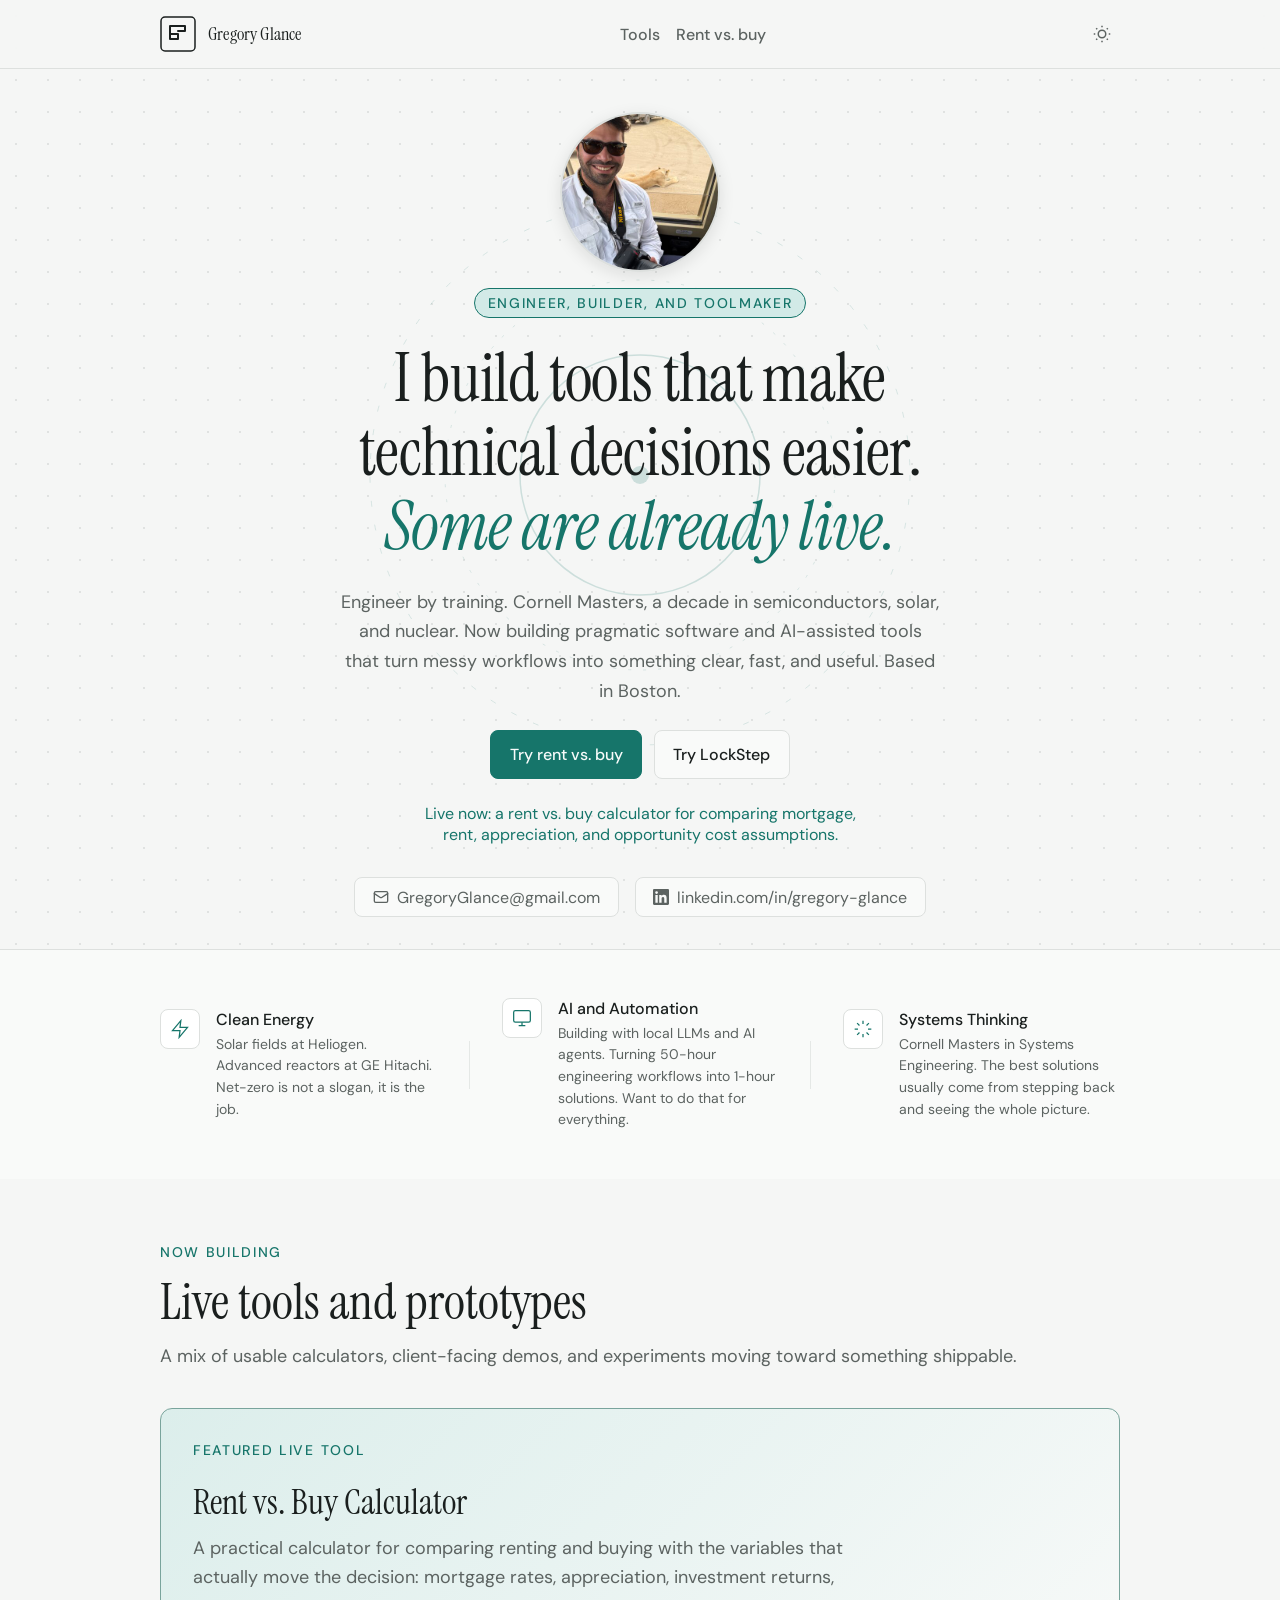
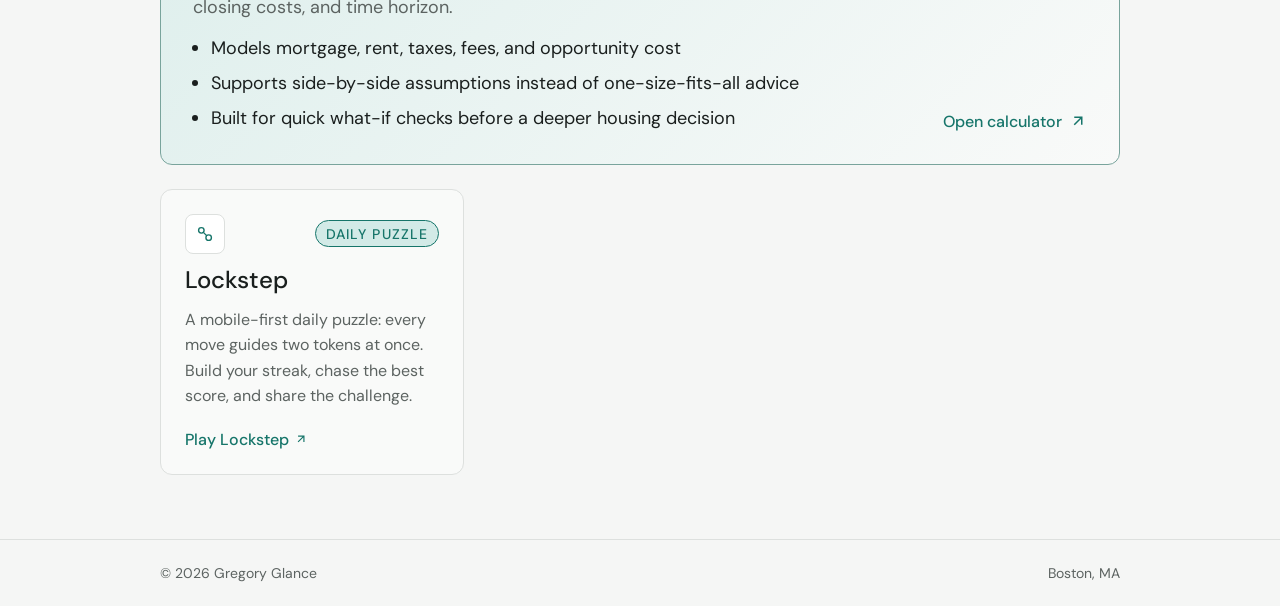
<file: index.html>
<!DOCTYPE html>
<html lang="en" data-theme="dark">
<head>
  <meta charset="UTF-8" />
  <meta name="viewport" content="width=device-width, initial-scale=1.0" />
  <title>Gregory Glance</title>
  <meta name="description" content="Engineer, builder, and toolmaker. Explore Gregory Glance's live tools, prototypes, and pragmatic software experiments." />
  <meta property="og:title" content="Gregory Glance" />
  <meta property="og:description" content="Engineer, builder, and toolmaker. Explore live tools, prototypes, and pragmatic software experiments." />
  <meta property="og:type" content="website" />
  <link rel="preconnect" href="https://fonts.googleapis.com" />
  <link rel="preconnect" href="https://fonts.gstatic.com" crossorigin />
  <link href="https://fonts.googleapis.com/css2?family=Instrument+Serif:ital@0;1&family=DM+Sans:wght@300;400;500&display=swap" rel="stylesheet" />
  <link rel="stylesheet" href="style.css" />
</head>
<body>

  <!-- OPTION 1: Tools link in the nav -->
  <header class="header">
    <div class="header-inner">
      <a href="/" class="logo" aria-label="Gregory Glance home">
        <svg width="36" height="36" viewBox="0 0 36 36" fill="none" aria-hidden="true" xmlns="http://www.w3.org/2000/svg">
          <rect x="1" y="1" width="34" height="34" rx="4" stroke="currentColor" stroke-width="1.5"/>
          <path d="M10 18h8v5H10V10h15v5h-7" stroke="currentColor" stroke-width="2" stroke-linecap="round" stroke-linejoin="round"/>
        </svg>
        <span class="logo-text">Gregory Glance</span>
      </a>
      <nav class="header-nav" aria-label="Primary">
        <a href="#tools" class="nav-link">Tools</a>
        <a href="https://tools.gregoryglance.com/tools/rentvsbuycalc/#/" class="nav-link">Rent vs. buy</a>
      </nav>
      <button class="theme-toggle" data-theme-toggle aria-label="Switch to light mode">
        <svg width="18" height="18" viewBox="0 0 24 24" fill="none" stroke="currentColor" stroke-width="2">
          <path d="M21 12.79A9 9 0 1 1 11.21 3 7 7 0 0 0 21 12.79z"/>
        </svg>
      </button>
    </div>
  </header>

  <main>
    <section class="hero">
      <div class="grid-bg" aria-hidden="true"></div>

      <div class="accent-ring" aria-hidden="true">
        <svg viewBox="0 0 400 400" fill="none" xmlns="http://www.w3.org/2000/svg">
          <circle cx="200" cy="200" r="180" stroke="currentColor" stroke-width="0.5" stroke-dasharray="4 12" class="ring ring-1"/>
          <circle cx="200" cy="200" r="130" stroke="currentColor" stroke-width="0.5" stroke-dasharray="2 8" class="ring ring-2"/>
          <circle cx="200" cy="200" r="80" stroke="currentColor" stroke-width="1" class="ring ring-3"/>
          <circle cx="200" cy="200" r="6" fill="currentColor" class="ring-dot"/>
        </svg>
      </div>

      <div class="hero-content">
        <img src="greg_photo.jpg" alt="Gregory Glance on safari, lion in the background" class="hero-photo" />
        <div class="eyebrow">Engineer, builder, and toolmaker</div>
        <h1 class="hero-heading">
          I build tools that make technical decisions easier.<br />
          <em>Some are already live.</em>
        </h1>
        <p class="hero-sub">
          Engineer by training. Cornell Masters, a decade in semiconductors, solar, and nuclear.
          Now building pragmatic software and AI-assisted tools that turn messy workflows into something clear, fast, and useful.
          Based in Boston.
        </p>
        <div class="hero-actions">
          <a href="https://tools.gregoryglance.com/tools/rentvsbuycalc/#/" class="hero-button hero-button-primary">Try rent vs. buy</a>
          <a href="/tools/lockstep/" class="hero-button hero-button-secondary">Try LockStep</a>
        </div>
        <p class="hero-note">Live now: a rent vs. buy calculator for comparing mortgage, rent, appreciation, and opportunity cost assumptions.</p>

        <div class="contact-row">
          <a href="mailto:GregoryGlance@gmail.com" class="contact-link">
            <svg width="16" height="16" viewBox="0 0 24 24" fill="none" stroke="currentColor" stroke-width="2" stroke-linecap="round" stroke-linejoin="round" aria-hidden="true"><rect x="2" y="4" width="20" height="16" rx="2"/><path d="m22 7-8.97 5.7a1.94 1.94 0 0 1-2.06 0L2 7"/></svg>
            GregoryGlance@gmail.com
          </a>
          <a href="https://www.linkedin.com/in/gregory-glance/" class="contact-link" target="_blank" rel="noopener noreferrer">
            <svg width="16" height="16" viewBox="0 0 24 24" fill="currentColor" aria-hidden="true"><path d="M20.447 20.452h-3.554v-5.569c0-1.328-.027-3.037-1.852-3.037-1.853 0-2.136 1.445-2.136 2.939v5.667H9.351V9h3.414v1.561h.046c.477-.9 1.637-1.85 3.37-1.85 3.601 0 4.267 2.37 4.267 5.455v6.286zM5.337 7.433a2.062 2.062 0 0 1-2.063-2.065 2.064 2.064 0 1 1 2.063 2.065zm1.782 13.019H3.555V9h3.564v11.452zM22.225 0H1.771C.792 0 0 .774 0 1.729v20.542C0 23.227.792 24 1.771 24h20.451C23.2 24 24 23.227 24 22.271V1.729C24 .774 23.2 0 22.222 0h.003z"/></svg>
            linkedin.com/in/gregory-glance
          </a>
        </div>
      </div>

    </section>

    <section class="about-strip">
      <div class="strip-inner">
        <div class="strip-item">
          <span class="strip-icon" aria-hidden="true">
            <svg width="20" height="20" viewBox="0 0 24 24" fill="none" stroke="currentColor" stroke-width="1.5"><path d="M13 2L3 14h9l-1 8 10-12h-9l1-8z"/></svg>
          </span>
          <div>
            <div class="strip-label">Clean Energy</div>
            <div class="strip-desc">Solar fields at Heliogen. Advanced reactors at GE Hitachi. Net-zero is not a slogan, it is the job.</div>
          </div>
        </div>
        <div class="strip-divider" aria-hidden="true"></div>
        <div class="strip-item">
          <span class="strip-icon" aria-hidden="true">
            <svg width="20" height="20" viewBox="0 0 24 24" fill="none" stroke="currentColor" stroke-width="1.5"><rect x="2" y="3" width="20" height="14" rx="2"/><path d="M8 21h8M12 17v4"/></svg>
          </span>
          <div>
            <div class="strip-label">AI and Automation</div>
            <div class="strip-desc">Building with local LLMs and AI agents. Turning 50-hour engineering workflows into 1-hour solutions. Want to do that for everything.</div>
          </div>
        </div>
        <div class="strip-divider" aria-hidden="true"></div>
        <div class="strip-item">
          <span class="strip-icon" aria-hidden="true">
            <svg width="20" height="20" viewBox="0 0 24 24" fill="none" stroke="currentColor" stroke-width="1.5"><path d="M12 2v4M12 18v4M4.93 4.93l2.83 2.83M16.24 16.24l2.83 2.83M2 12h4M18 12h4M4.93 19.07l2.83-2.83M16.24 7.76l2.83-2.83"/></svg>
          </span>
          <div>
            <div class="strip-label">Systems Thinking</div>
            <div class="strip-desc">Cornell Masters in Systems Engineering. The best solutions usually come from stepping back and seeing the whole picture.</div>
          </div>
        </div>
      </div>
    </section>

    <!-- OPTION 3: What I'm Building section -->
    <section class="building-section" id="tools">
      <div class="building-inner">
        <div class="building-header">
          <div class="section-eyebrow">Now Building</div>
          <h2 class="section-heading">Live tools and prototypes</h2>
          <p class="section-sub">A mix of usable calculators, client-facing demos, and experiments moving toward something shippable.</p>
        </div>
        <a href="https://tools.gregoryglance.com/tools/rentvsbuycalc/#/" class="featured-tool-card">
          <div class="featured-tool-copy">
            <div class="section-eyebrow">Featured live tool</div>
            <h3 class="featured-tool-title">Rent vs. Buy Calculator</h3>
            <p class="featured-tool-desc">A practical calculator for comparing renting and buying with the variables that actually move the decision: mortgage rates, appreciation, investment returns, closing costs, and time horizon.</p>
            <ul class="featured-tool-list">
              <li>Models mortgage, rent, taxes, fees, and opportunity cost</li>
              <li>Supports side-by-side assumptions instead of one-size-fits-all advice</li>
              <li>Built for quick what-if checks before a deeper housing decision</li>
            </ul>
          </div>
          <div class="featured-tool-cta">
            <span>Open calculator</span>
            <svg width="18" height="18" viewBox="0 0 24 24" fill="none" stroke="currentColor" stroke-width="2" aria-hidden="true"><path d="M7 17L17 7M7 7h10v10"/></svg>
          </div>
        </a>
        <div class="tools-grid">
          <a href="/tools/lockstep/" class="tool-card">
            <div class="tool-card-header">
              <span class="tool-icon" aria-hidden="true">
                <svg width="22" height="22" viewBox="0 0 24 24" fill="none" stroke="currentColor" stroke-width="1.5"><circle cx="8" cy="8" r="3"/><circle cx="16" cy="16" r="3"/><path d="M10.5 10.5 13.5 13.5"/></svg>
              </span>
              <span class="tool-tag">Daily puzzle</span>
            </div>
            <div class="tool-name">Lockstep</div>
            <div class="tool-desc">A mobile-first daily puzzle: every move guides two tokens at once. Build your streak, chase the best score, and share the challenge.</div>
            <div class="tool-cta">
              Play Lockstep
              <svg width="14" height="14" viewBox="0 0 24 24" fill="none" stroke="currentColor" stroke-width="2" aria-hidden="true"><path d="M7 17L17 7M7 7h10v10"/></svg>
            </div>
          </a>
        </div>
      </div>
    </section>

  </main>

  <footer class="footer">
    <div class="footer-inner">
      <span class="footer-copy">&copy; 2026 Gregory Glance</span>
      <span class="footer-loc">Boston, MA</span>
    </div>
  </footer>

  <script>
    (function () {
      const toggle = document.querySelector('[data-theme-toggle]');
      const root = document.documentElement;
      let theme = matchMedia('(prefers-color-scheme: dark)').matches ? 'dark' : 'light';
      root.setAttribute('data-theme', theme);
      updateToggleIcon(theme);

      toggle && toggle.addEventListener('click', () => {
        theme = theme === 'dark' ? 'light' : 'dark';
        root.setAttribute('data-theme', theme);
        toggle.setAttribute('aria-label', 'Switch to ' + (theme === 'dark' ? 'light' : 'dark') + ' mode');
        updateToggleIcon(theme);
      });

      function updateToggleIcon(t) {
        if (!toggle) return;
        toggle.innerHTML = t === 'dark'
          ? '<svg width="18" height="18" viewBox="0 0 24 24" fill="none" stroke="currentColor" stroke-width="2"><path d="M21 12.79A9 9 0 1 1 11.21 3 7 7 0 0 0 21 12.79z"/></svg>'
          : '<svg width="18" height="18" viewBox="0 0 24 24" fill="none" stroke="currentColor" stroke-width="2"><circle cx="12" cy="12" r="5"/><path d="M12 1v2M12 21v2M4.22 4.22l1.42 1.42M18.36 18.36l1.42 1.42M1 12h2M21 12h2M4.22 19.78l1.42-1.42M18.36 5.64l1.42-1.42"/></svg>';
      }
    })();

    document.addEventListener('DOMContentLoaded', () => {
      const items = document.querySelectorAll('.hero-content > *, .strip-item, .featured-tool-card, .tool-card');
      items.forEach((el, i) => {
        el.style.opacity = '0';
        el.style.transform = 'translateY(18px)';
        el.style.transition = `opacity 0.7s cubic-bezier(0.16,1,0.3,1) ${i * 0.08}s, transform 0.7s cubic-bezier(0.16,1,0.3,1) ${i * 0.08}s`;
        requestAnimationFrame(() => {
          el.style.opacity = '1';
          el.style.transform = 'translateY(0)';
        });
      });
    });
  </script>
</body>
</html>
</file>
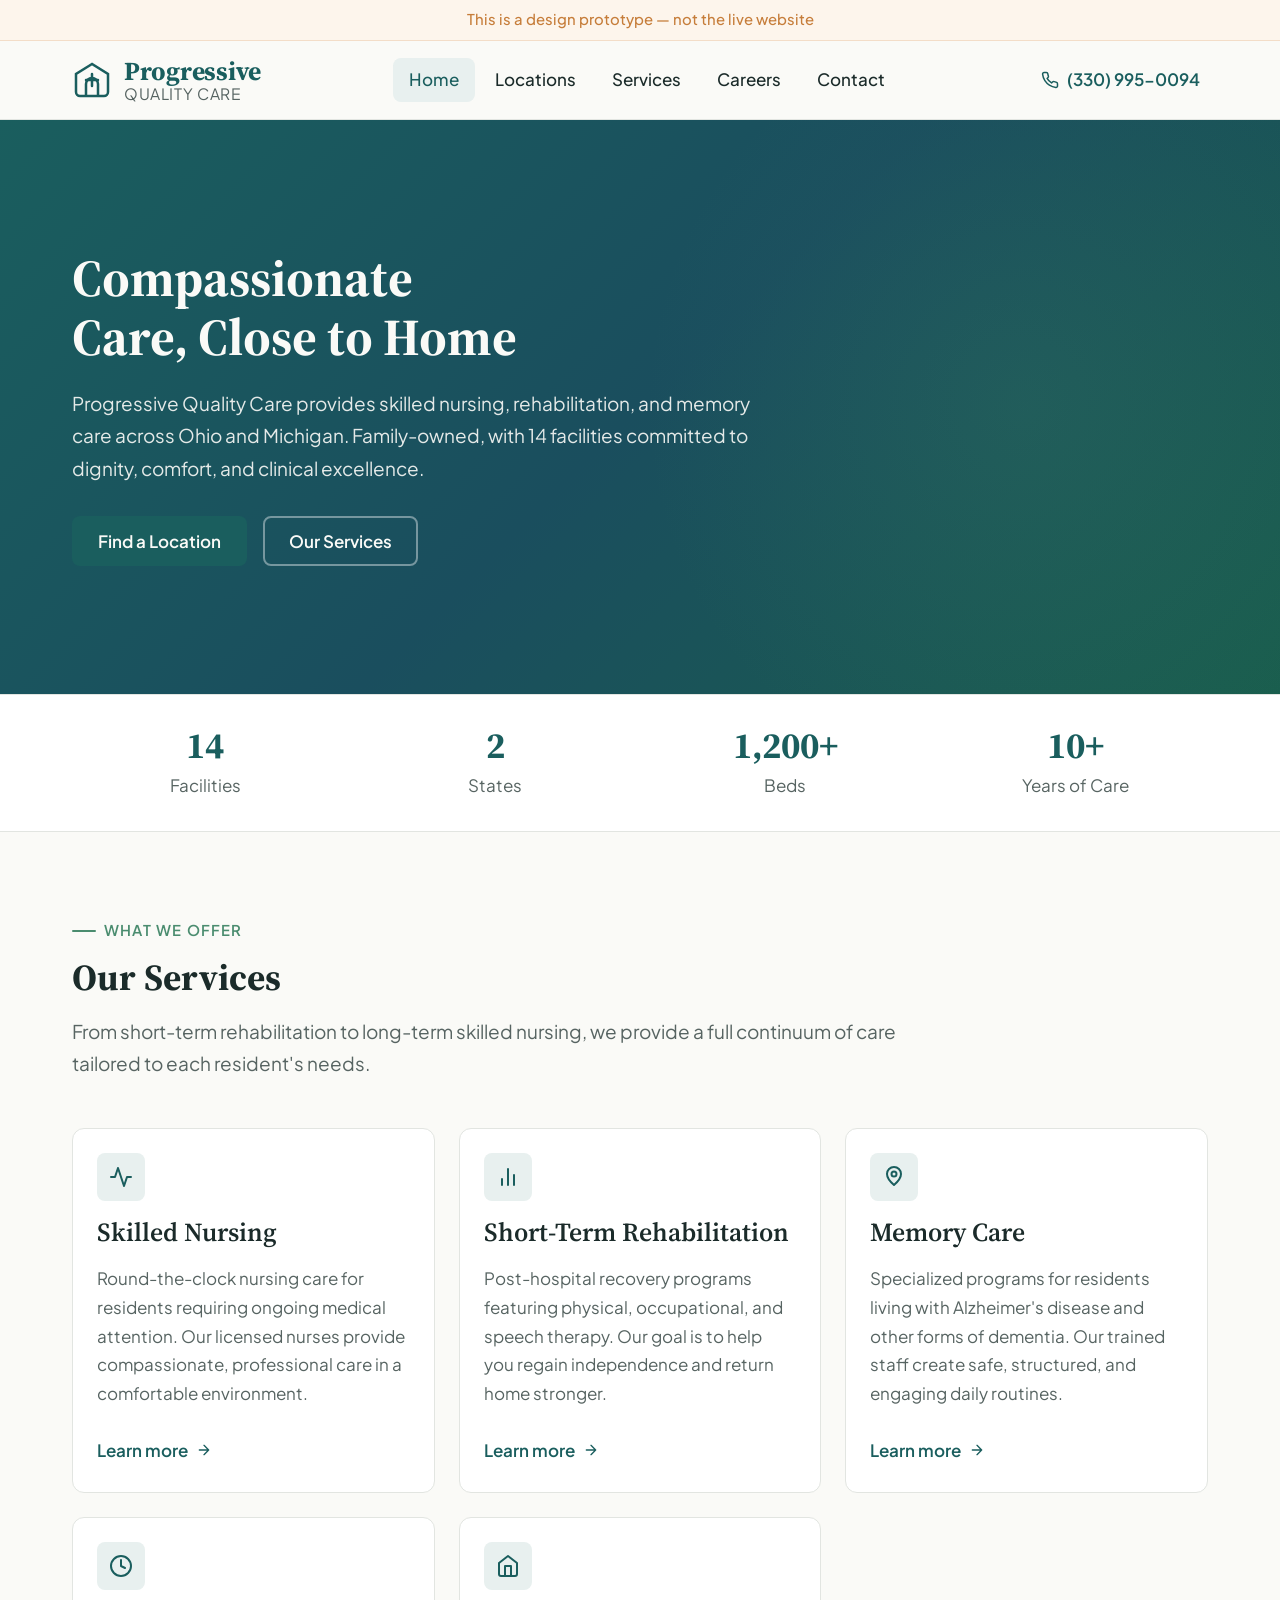
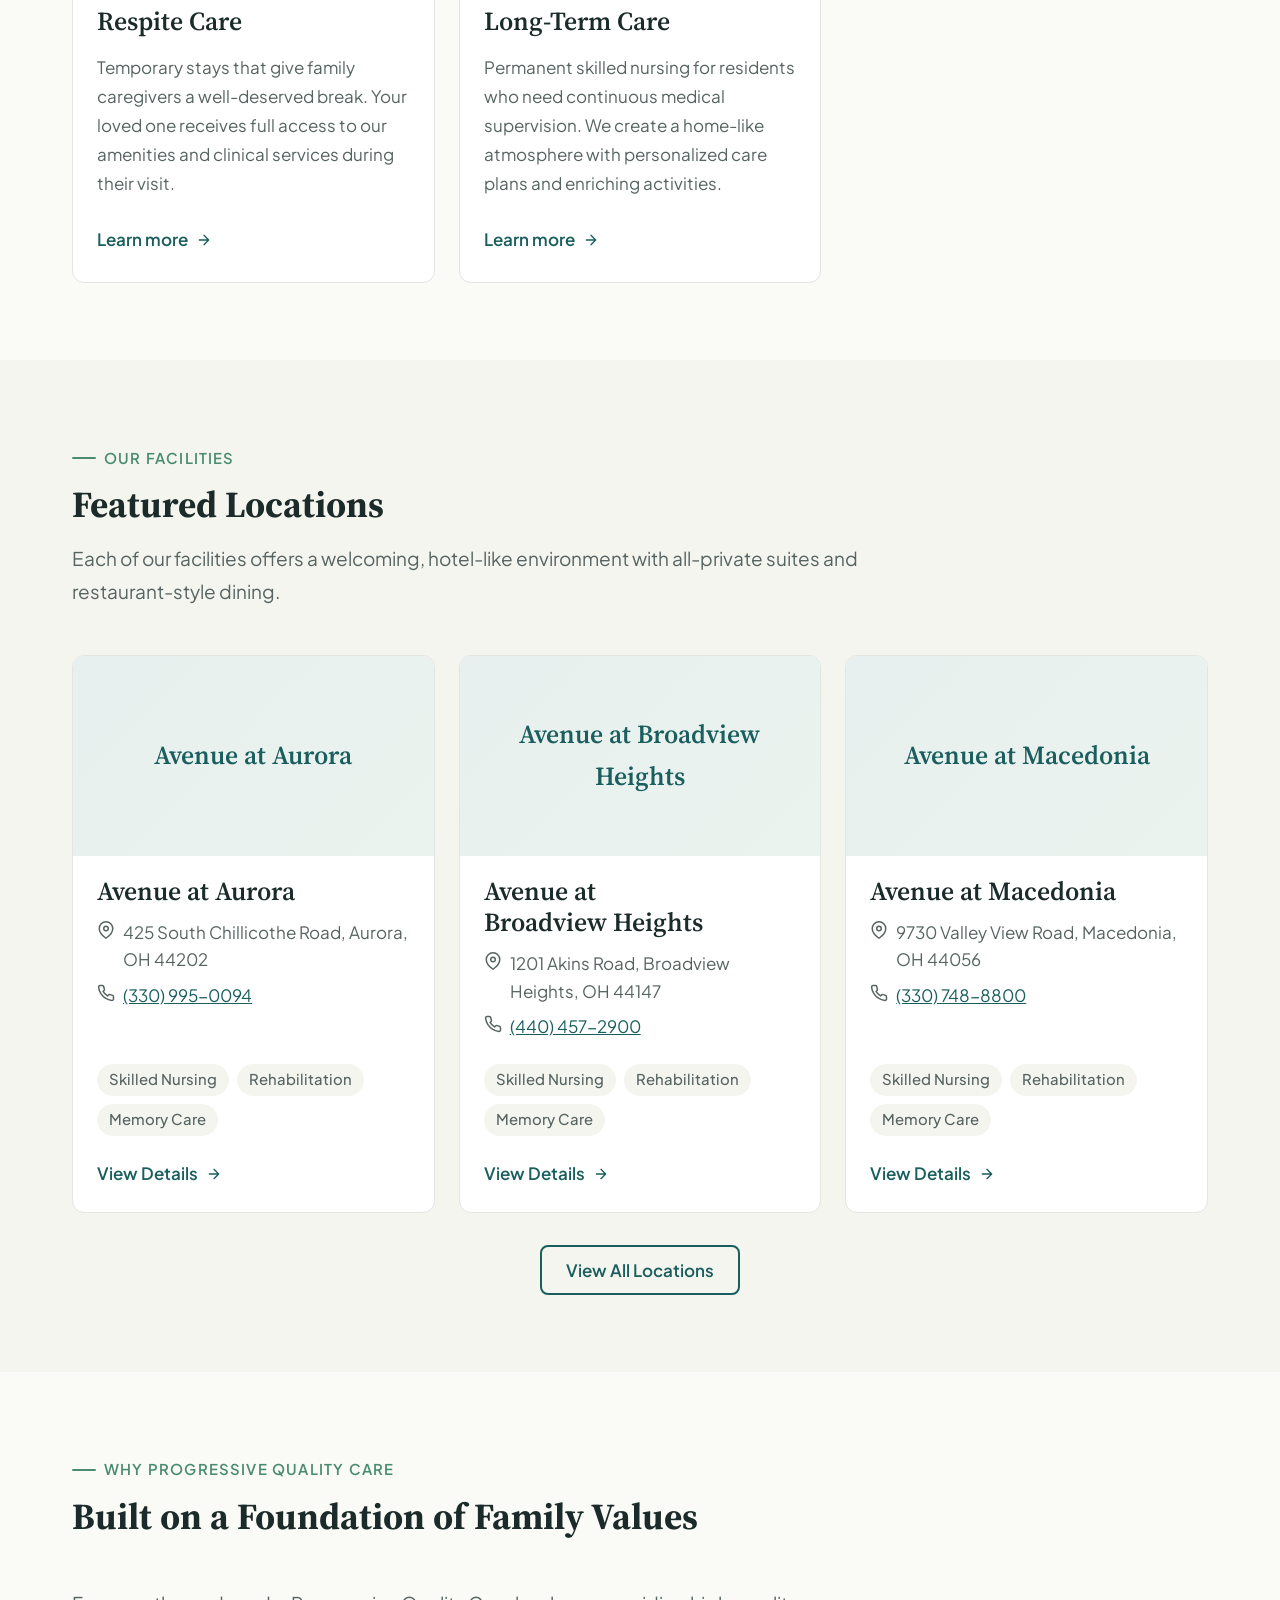
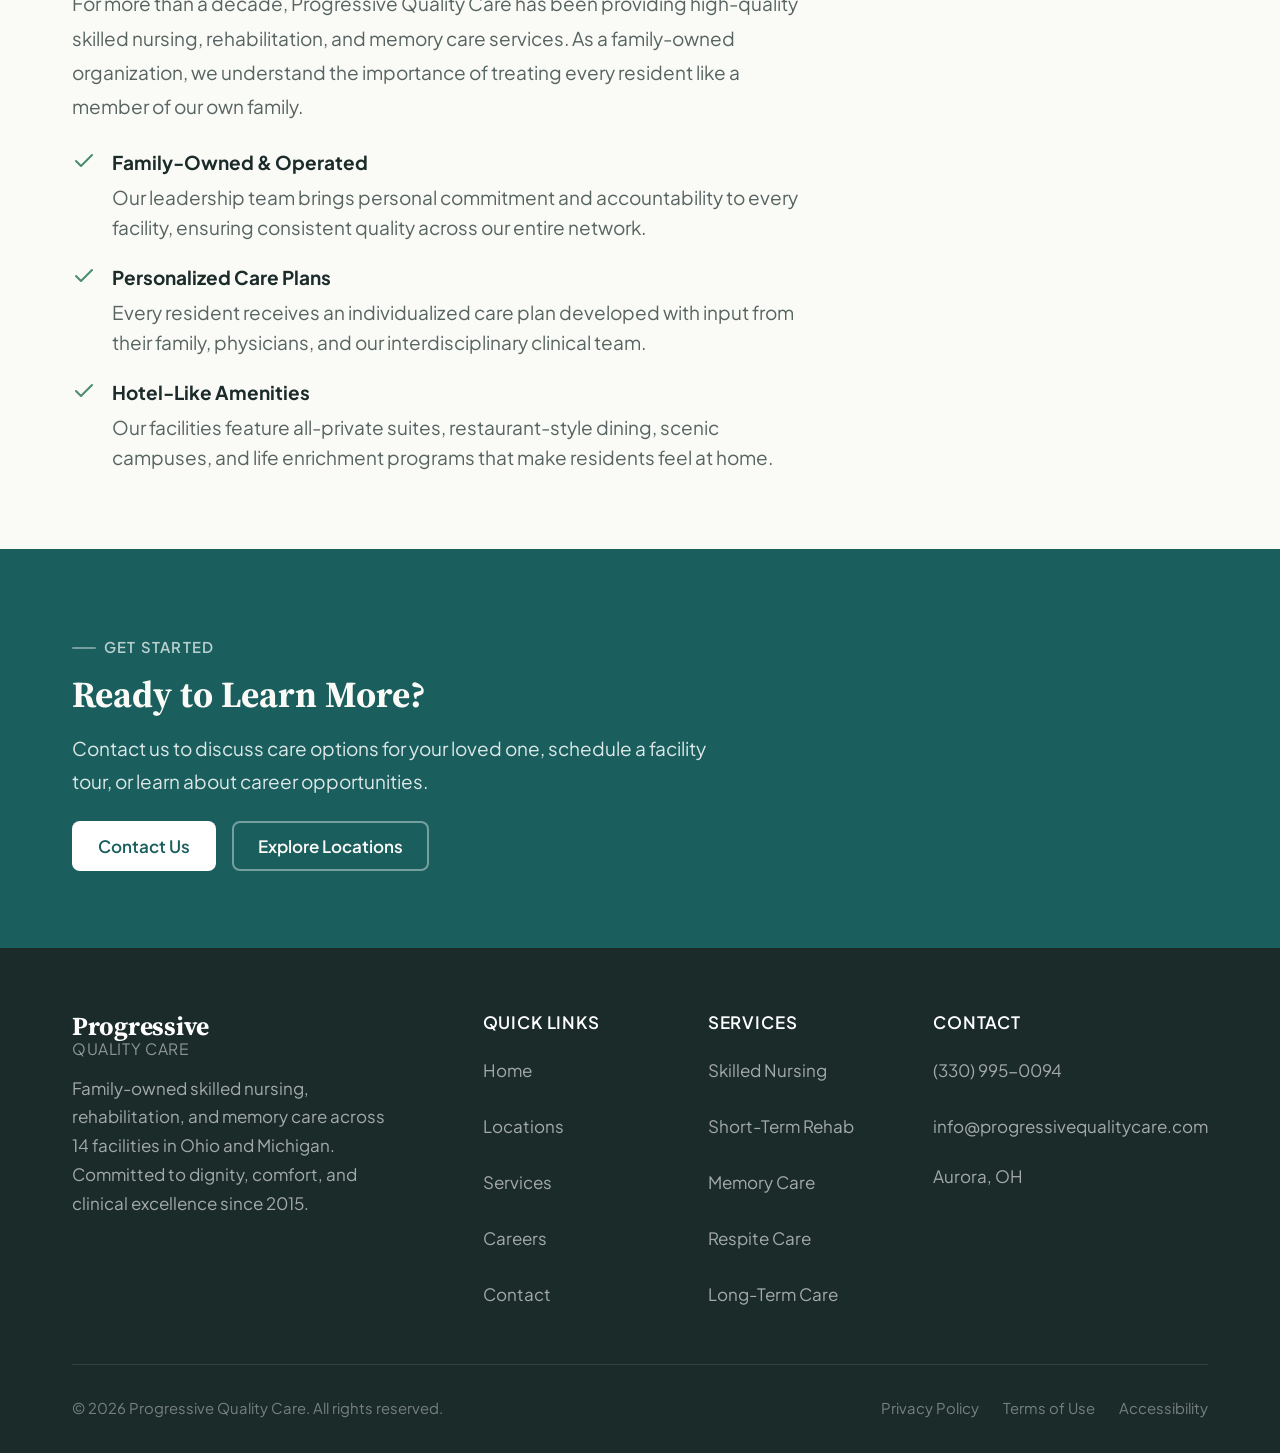
<file: _archive/progressive-quality-care/index.html>
<!DOCTYPE html>
<html lang="en">
<head>
  <meta charset="UTF-8">
  <meta name="viewport" content="width=device-width, initial-scale=1.0">
  <title>Progressive Quality Care — Skilled Nursing, Rehabilitation &amp; Memory Care</title>
  <meta name="description" content="Progressive Quality Care provides skilled nursing, rehabilitation, and memory care across 14 facilities in Ohio and Michigan. Family-owned, committed to dignity and clinical excellence.">
  <link rel="preconnect" href="https://fonts.googleapis.com">
  <link rel="preconnect" href="https://fonts.gstatic.com" crossorigin>
  <link href="https://fonts.googleapis.com/css2?family=Plus+Jakarta+Sans:wght@300;400;500;600;700&family=Source+Serif+4:ital,opsz,wght@0,8..60,400;0,8..60,600;0,8..60,700;1,8..60,400&display=swap" rel="stylesheet">
  <link rel="stylesheet" href="./base.css">
  <link rel="stylesheet" href="./style.css">
</head>
<body>
  <a href="#main-content" class="skip-link">Skip to main content</a>

  <!-- Demo Bar -->
  <div class="demo-bar">This is a design prototype — not the live website</div>

  <!-- Header -->
  <header class="site-header">
    <div class="container header-inner">
      <a href="./index.html" class="logo" aria-label="Progressive Quality Care — Home">
        <svg class="logo-icon" viewBox="0 0 40 40" fill="none" aria-hidden="true">
          <path d="M20 4L4 14v18a4 4 0 004 4h24a4 4 0 004-4V14L20 4z" stroke="currentColor" stroke-width="2.5" fill="none"/>
          <path d="M20 14v12M14 20h12" stroke="currentColor" stroke-width="2.5" stroke-linecap="round"/>
          <path d="M14 36V24a6 6 0 0112 0v12" stroke="currentColor" stroke-width="2.5" fill="none"/>
        </svg>
        <div class="logo-text">Progressive<span>Quality Care</span></div>
      </a>
      <nav class="main-nav" aria-label="Main navigation">
        <ul>
          <li><a href="./index.html" aria-current="page">Home</a></li>
          <li><a href="./locations.html">Locations</a></li>
          <li><a href="./services.html">Services</a></li>
          <li><a href="./careers.html">Careers</a></li>
          <li><a href="./contact.html">Contact</a></li>
        </ul>
      </nav>
      <a href="tel:3309950094" class="header-phone" aria-label="Call us at (330) 995-0094">
        <svg width="18" height="18" viewBox="0 0 24 24" fill="none" stroke="currentColor" stroke-width="2" stroke-linecap="round" stroke-linejoin="round" aria-hidden="true"><path d="M22 16.92v3a2 2 0 01-2.18 2 19.79 19.79 0 01-8.63-3.07 19.5 19.5 0 01-6-6 19.79 19.79 0 01-3.07-8.67A2 2 0 014.11 2h3a2 2 0 012 1.72 12.84 12.84 0 00.7 2.81 2 2 0 01-.45 2.11L8.09 9.91a16 16 0 006 6l1.27-1.27a2 2 0 012.11-.45 12.84 12.84 0 002.81.7A2 2 0 0122 16.92z"/></svg>
        (330) 995-0094
      </a>
      <button class="mobile-toggle" aria-label="Open menu" aria-expanded="false" aria-controls="mobile-nav">
        <svg viewBox="0 0 24 24" fill="none" stroke="currentColor" stroke-width="2" stroke-linecap="round" aria-hidden="true"><line x1="3" y1="6" x2="21" y2="6"/><line x1="3" y1="12" x2="21" y2="12"/><line x1="3" y1="18" x2="21" y2="18"/></svg>
      </button>
    </div>
  </header>

  <!-- Mobile Nav -->
  <div class="mobile-nav" id="mobile-nav" role="dialog" aria-label="Mobile navigation">
    <div class="mobile-nav-header">
      <div class="logo-text" style="color: var(--color-primary);">Progressive<span>Quality Care</span></div>
      <button class="mobile-nav-close" aria-label="Close menu">
        <svg width="24" height="24" viewBox="0 0 24 24" fill="none" stroke="currentColor" stroke-width="2" stroke-linecap="round" aria-hidden="true"><line x1="18" y1="6" x2="6" y2="18"/><line x1="6" y1="6" x2="18" y2="18"/></svg>
      </button>
    </div>
    <ul>
      <li><a href="./index.html">Home</a></li>
      <li><a href="./locations.html">Locations</a></li>
      <li><a href="./services.html">Services</a></li>
      <li><a href="./careers.html">Careers</a></li>
      <li><a href="./contact.html">Contact</a></li>
      <li><a href="tel:3309950094" class="nav-cta">Call (330) 995-0094</a></li>
    </ul>
  </div>

  <main id="main-content">
    <!-- Hero -->
    <section class="hero">
      <div class="container hero-content">
        <h1>Compassionate Care, Close to Home</h1>
        <p>Progressive Quality Care provides skilled nursing, rehabilitation, and memory care across Ohio and Michigan. Family-owned, with 14 facilities committed to dignity, comfort, and clinical excellence.</p>
        <div class="hero-actions">
          <a href="./locations.html" class="btn btn-primary">Find a Location</a>
          <a href="./services.html" class="btn btn-outline">Our Services</a>
        </div>
      </div>
    </section>

    <!-- Stats Bar -->
    <section class="stats-bar" aria-label="Key statistics">
      <div class="container">
        <div class="stats-grid">
          <div>
            <div class="stat-number">14</div>
            <div class="stat-label">Facilities</div>
          </div>
          <div>
            <div class="stat-number">2</div>
            <div class="stat-label">States</div>
          </div>
          <div>
            <div class="stat-number">1,200+</div>
            <div class="stat-label">Beds</div>
          </div>
          <div>
            <div class="stat-number">10+</div>
            <div class="stat-label">Years of Care</div>
          </div>
        </div>
      </div>
    </section>

    <!-- Services Overview -->
    <section class="section">
      <div class="container">
        <div class="section-header">
          <div class="section-label">What We Offer</div>
          <h2 class="section-title">Our Services</h2>
          <p class="section-desc">From short-term rehabilitation to long-term skilled nursing, we provide a full continuum of care tailored to each resident's needs.</p>
        </div>
        <div class="grid-3">
          <!-- Skilled Nursing -->
          <div class="card service-card">
            <div class="service-icon">
              <svg viewBox="0 0 24 24" fill="none" stroke="currentColor" stroke-width="2" stroke-linecap="round" stroke-linejoin="round" aria-hidden="true"><path d="M22 12h-4l-3 9L9 3l-3 9H2"/></svg>
            </div>
            <h3>Skilled Nursing</h3>
            <p>Round-the-clock nursing care for residents requiring ongoing medical attention. Our licensed nurses provide compassionate, professional care in a comfortable environment.</p>
            <a href="./services.html" class="location-card-link">Learn more <svg viewBox="0 0 24 24" fill="none" stroke="currentColor" stroke-width="2" stroke-linecap="round" stroke-linejoin="round" aria-hidden="true"><path d="M5 12h14M12 5l7 7-7 7"/></svg></a>
          </div>
          <!-- Short-Term Rehab -->
          <div class="card service-card">
            <div class="service-icon">
              <svg viewBox="0 0 24 24" fill="none" stroke="currentColor" stroke-width="2" stroke-linecap="round" stroke-linejoin="round" aria-hidden="true"><path d="M18 20V10M12 20V4M6 20v-6"/></svg>
            </div>
            <h3>Short-Term Rehabilitation</h3>
            <p>Post-hospital recovery programs featuring physical, occupational, and speech therapy. Our goal is to help you regain independence and return home stronger.</p>
            <a href="./services.html" class="location-card-link">Learn more <svg viewBox="0 0 24 24" fill="none" stroke="currentColor" stroke-width="2" stroke-linecap="round" stroke-linejoin="round" aria-hidden="true"><path d="M5 12h14M12 5l7 7-7 7"/></svg></a>
          </div>
          <!-- Memory Care -->
          <div class="card service-card">
            <div class="service-icon">
              <svg viewBox="0 0 24 24" fill="none" stroke="currentColor" stroke-width="2" stroke-linecap="round" stroke-linejoin="round" aria-hidden="true"><path d="M12 2a7 7 0 017 7c0 5-7 11-7 11S5 14 5 9a7 7 0 017-7z"/><circle cx="12" cy="9" r="2.5"/></svg>
            </div>
            <h3>Memory Care</h3>
            <p>Specialized programs for residents living with Alzheimer's disease and other forms of dementia. Our trained staff create safe, structured, and engaging daily routines.</p>
            <a href="./services.html" class="location-card-link">Learn more <svg viewBox="0 0 24 24" fill="none" stroke="currentColor" stroke-width="2" stroke-linecap="round" stroke-linejoin="round" aria-hidden="true"><path d="M5 12h14M12 5l7 7-7 7"/></svg></a>
          </div>
          <!-- Respite Care -->
          <div class="card service-card">
            <div class="service-icon">
              <svg viewBox="0 0 24 24" fill="none" stroke="currentColor" stroke-width="2" stroke-linecap="round" stroke-linejoin="round" aria-hidden="true"><circle cx="12" cy="12" r="10"/><path d="M12 6v6l4 2"/></svg>
            </div>
            <h3>Respite Care</h3>
            <p>Temporary stays that give family caregivers a well-deserved break. Your loved one receives full access to our amenities and clinical services during their visit.</p>
            <a href="./services.html" class="location-card-link">Learn more <svg viewBox="0 0 24 24" fill="none" stroke="currentColor" stroke-width="2" stroke-linecap="round" stroke-linejoin="round" aria-hidden="true"><path d="M5 12h14M12 5l7 7-7 7"/></svg></a>
          </div>
          <!-- Long-Term Care -->
          <div class="card service-card">
            <div class="service-icon">
              <svg viewBox="0 0 24 24" fill="none" stroke="currentColor" stroke-width="2" stroke-linecap="round" stroke-linejoin="round" aria-hidden="true"><path d="M3 9l9-7 9 7v11a2 2 0 01-2 2H5a2 2 0 01-2-2V9z"/><polyline points="9 22 9 12 15 12 15 22"/></svg>
            </div>
            <h3>Long-Term Care</h3>
            <p>Permanent skilled nursing for residents who need continuous medical supervision. We create a home-like atmosphere with personalized care plans and enriching activities.</p>
            <a href="./services.html" class="location-card-link">Learn more <svg viewBox="0 0 24 24" fill="none" stroke="currentColor" stroke-width="2" stroke-linecap="round" stroke-linejoin="round" aria-hidden="true"><path d="M5 12h14M12 5l7 7-7 7"/></svg></a>
          </div>
        </div>
      </div>
    </section>

    <!-- Featured Locations -->
    <section class="section" style="background: var(--color-surface-2);">
      <div class="container">
        <div class="section-header">
          <div class="section-label">Our Facilities</div>
          <h2 class="section-title">Featured Locations</h2>
          <p class="section-desc">Each of our facilities offers a welcoming, hotel-like environment with all-private suites and restaurant-style dining.</p>
        </div>
        <div class="grid-3">
          <!-- Aurora -->
          <div class="card location-card">
            <div class="location-card-img" aria-hidden="true">Avenue at Aurora</div>
            <div class="location-card-body">
              <h3>Avenue at Aurora</h3>
              <div class="location-card-meta">
                <span>
                  <svg viewBox="0 0 24 24" fill="none" stroke="currentColor" stroke-width="2" stroke-linecap="round" stroke-linejoin="round" aria-hidden="true"><path d="M21 10c0 7-9 13-9 13s-9-6-9-13a9 9 0 0118 0z"/><circle cx="12" cy="10" r="3"/></svg>
                  425 South Chillicothe Road, Aurora, OH 44202
                </span>
                <span>
                  <svg viewBox="0 0 24 24" fill="none" stroke="currentColor" stroke-width="2" stroke-linecap="round" stroke-linejoin="round" aria-hidden="true"><path d="M22 16.92v3a2 2 0 01-2.18 2 19.79 19.79 0 01-8.63-3.07 19.5 19.5 0 01-6-6 19.79 19.79 0 01-3.07-8.67A2 2 0 014.11 2h3a2 2 0 012 1.72 12.84 12.84 0 00.7 2.81 2 2 0 01-.45 2.11L8.09 9.91a16 16 0 006 6l1.27-1.27a2 2 0 012.11-.45 12.84 12.84 0 002.81.7A2 2 0 0122 16.92z"/></svg>
                  <a href="tel:3309950094">(330) 995-0094</a>
                </span>
              </div>
              <div class="location-card-services">
                <span class="tag">Skilled Nursing</span>
                <span class="tag">Rehabilitation</span>
                <span class="tag">Memory Care</span>
              </div>
              <a href="./location-aurora.html" class="location-card-link">View Details <svg viewBox="0 0 24 24" fill="none" stroke="currentColor" stroke-width="2" stroke-linecap="round" stroke-linejoin="round" aria-hidden="true"><path d="M5 12h14M12 5l7 7-7 7"/></svg></a>
            </div>
          </div>
          <!-- Broadview Heights -->
          <div class="card location-card">
            <div class="location-card-img" aria-hidden="true">Avenue at Broadview Heights</div>
            <div class="location-card-body">
              <h3>Avenue at Broadview Heights</h3>
              <div class="location-card-meta">
                <span>
                  <svg viewBox="0 0 24 24" fill="none" stroke="currentColor" stroke-width="2" stroke-linecap="round" stroke-linejoin="round" aria-hidden="true"><path d="M21 10c0 7-9 13-9 13s-9-6-9-13a9 9 0 0118 0z"/><circle cx="12" cy="10" r="3"/></svg>
                  1201 Akins Road, Broadview Heights, OH 44147
                </span>
                <span>
                  <svg viewBox="0 0 24 24" fill="none" stroke="currentColor" stroke-width="2" stroke-linecap="round" stroke-linejoin="round" aria-hidden="true"><path d="M22 16.92v3a2 2 0 01-2.18 2 19.79 19.79 0 01-8.63-3.07 19.5 19.5 0 01-6-6 19.79 19.79 0 01-3.07-8.67A2 2 0 014.11 2h3a2 2 0 012 1.72 12.84 12.84 0 00.7 2.81 2 2 0 01-.45 2.11L8.09 9.91a16 16 0 006 6l1.27-1.27a2 2 0 012.11-.45 12.84 12.84 0 002.81.7A2 2 0 0122 16.92z"/></svg>
                  <a href="tel:4404572900">(440) 457-2900</a>
                </span>
              </div>
              <div class="location-card-services">
                <span class="tag">Skilled Nursing</span>
                <span class="tag">Rehabilitation</span>
                <span class="tag">Memory Care</span>
              </div>
              <a href="./locations.html" class="location-card-link">View Details <svg viewBox="0 0 24 24" fill="none" stroke="currentColor" stroke-width="2" stroke-linecap="round" stroke-linejoin="round" aria-hidden="true"><path d="M5 12h14M12 5l7 7-7 7"/></svg></a>
            </div>
          </div>
          <!-- Macedonia -->
          <div class="card location-card">
            <div class="location-card-img" aria-hidden="true">Avenue at Macedonia</div>
            <div class="location-card-body">
              <h3>Avenue at Macedonia</h3>
              <div class="location-card-meta">
                <span>
                  <svg viewBox="0 0 24 24" fill="none" stroke="currentColor" stroke-width="2" stroke-linecap="round" stroke-linejoin="round" aria-hidden="true"><path d="M21 10c0 7-9 13-9 13s-9-6-9-13a9 9 0 0118 0z"/><circle cx="12" cy="10" r="3"/></svg>
                  9730 Valley View Road, Macedonia, OH 44056
                </span>
                <span>
                  <svg viewBox="0 0 24 24" fill="none" stroke="currentColor" stroke-width="2" stroke-linecap="round" stroke-linejoin="round" aria-hidden="true"><path d="M22 16.92v3a2 2 0 01-2.18 2 19.79 19.79 0 01-8.63-3.07 19.5 19.5 0 01-6-6 19.79 19.79 0 01-3.07-8.67A2 2 0 014.11 2h3a2 2 0 012 1.72 12.84 12.84 0 00.7 2.81 2 2 0 01-.45 2.11L8.09 9.91a16 16 0 006 6l1.27-1.27a2 2 0 012.11-.45 12.84 12.84 0 002.81.7A2 2 0 0122 16.92z"/></svg>
                  <a href="tel:3307488800">(330) 748-8800</a>
                </span>
              </div>
              <div class="location-card-services">
                <span class="tag">Skilled Nursing</span>
                <span class="tag">Rehabilitation</span>
                <span class="tag">Memory Care</span>
              </div>
              <a href="./locations.html" class="location-card-link">View Details <svg viewBox="0 0 24 24" fill="none" stroke="currentColor" stroke-width="2" stroke-linecap="round" stroke-linejoin="round" aria-hidden="true"><path d="M5 12h14M12 5l7 7-7 7"/></svg></a>
            </div>
          </div>
        </div>
        <div class="text-center mt-8">
          <a href="./locations.html" class="btn btn-outline-dark">View All Locations</a>
        </div>
      </div>
    </section>

    <!-- Why Choose Us -->
    <section class="section">
      <div class="container">
        <div class="section-header">
          <div class="section-label">Why Progressive Quality Care</div>
          <h2 class="section-title">Built on a Foundation of Family Values</h2>
        </div>
        <div style="max-width: 740px;">
          <p style="color: var(--color-text-muted); line-height: 1.8; margin-bottom: var(--space-6);">For more than a decade, Progressive Quality Care has been providing high-quality skilled nursing, rehabilitation, and memory care services. As a family-owned organization, we understand the importance of treating every resident like a member of our own family.</p>
          <ul style="list-style: none; display: flex; flex-direction: column; gap: var(--space-5);">
            <li style="display: flex; align-items: flex-start; gap: var(--space-4);">
              <svg style="width: 24px; height: 24px; flex-shrink: 0; color: var(--color-accent); margin-top: 2px;" viewBox="0 0 24 24" fill="none" stroke="currentColor" stroke-width="2" stroke-linecap="round" stroke-linejoin="round" aria-hidden="true"><path d="M20 6L9 17l-5-5"/></svg>
              <div>
                <strong style="color: var(--color-text);">Family-Owned &amp; Operated</strong>
                <p style="color: var(--color-text-muted); margin-top: var(--space-1);">Our leadership team brings personal commitment and accountability to every facility, ensuring consistent quality across our entire network.</p>
              </div>
            </li>
            <li style="display: flex; align-items: flex-start; gap: var(--space-4);">
              <svg style="width: 24px; height: 24px; flex-shrink: 0; color: var(--color-accent); margin-top: 2px;" viewBox="0 0 24 24" fill="none" stroke="currentColor" stroke-width="2" stroke-linecap="round" stroke-linejoin="round" aria-hidden="true"><path d="M20 6L9 17l-5-5"/></svg>
              <div>
                <strong style="color: var(--color-text);">Personalized Care Plans</strong>
                <p style="color: var(--color-text-muted); margin-top: var(--space-1);">Every resident receives an individualized care plan developed with input from their family, physicians, and our interdisciplinary clinical team.</p>
              </div>
            </li>
            <li style="display: flex; align-items: flex-start; gap: var(--space-4);">
              <svg style="width: 24px; height: 24px; flex-shrink: 0; color: var(--color-accent); margin-top: 2px;" viewBox="0 0 24 24" fill="none" stroke="currentColor" stroke-width="2" stroke-linecap="round" stroke-linejoin="round" aria-hidden="true"><path d="M20 6L9 17l-5-5"/></svg>
              <div>
                <strong style="color: var(--color-text);">Hotel-Like Amenities</strong>
                <p style="color: var(--color-text-muted); margin-top: var(--space-1);">Our facilities feature all-private suites, restaurant-style dining, scenic campuses, and life enrichment programs that make residents feel at home.</p>
              </div>
            </li>
          </ul>
        </div>
      </div>
    </section>

    <!-- CTA Section -->
    <section class="cta-section section">
      <div class="container">
        <div class="cta-content">
          <div class="section-label">Get Started</div>
          <h2 class="section-title">Ready to Learn More?</h2>
          <p class="section-desc">Contact us to discuss care options for your loved one, schedule a facility tour, or learn about career opportunities.</p>
          <div class="hero-actions mt-6">
            <a href="./contact.html" class="btn btn-white">Contact Us</a>
            <a href="./locations.html" class="btn btn-outline">Explore Locations</a>
          </div>
        </div>
      </div>
    </section>
  </main>

  <!-- Footer -->
  <footer class="site-footer">
    <div class="container">
      <div class="footer-grid">
        <div class="footer-brand">
          <div class="logo-text">Progressive<span>Quality Care</span></div>
          <p>Family-owned skilled nursing, rehabilitation, and memory care across 14 facilities in Ohio and Michigan. Committed to dignity, comfort, and clinical excellence since 2015.</p>
        </div>
        <div class="footer-column">
          <h4>Quick Links</h4>
          <ul>
            <li><a href="./index.html">Home</a></li>
            <li><a href="./locations.html">Locations</a></li>
            <li><a href="./services.html">Services</a></li>
            <li><a href="./careers.html">Careers</a></li>
            <li><a href="./contact.html">Contact</a></li>
          </ul>
        </div>
        <div class="footer-column">
          <h4>Services</h4>
          <ul>
            <li><a href="./services.html">Skilled Nursing</a></li>
            <li><a href="./services.html">Short-Term Rehab</a></li>
            <li><a href="./services.html">Memory Care</a></li>
            <li><a href="./services.html">Respite Care</a></li>
            <li><a href="./services.html">Long-Term Care</a></li>
          </ul>
        </div>
        <div class="footer-column">
          <h4>Contact</h4>
          <ul>
            <li><a href="tel:3309950094">(330) 995-0094</a></li>
            <li><a href="mailto:info@progressivequalitycare.com">info@progressivequalitycare.com</a></li>
            <li><span style="color: rgba(255,255,255,0.6); font-size: var(--text-sm);">Aurora, OH</span></li>
          </ul>
        </div>
      </div>
      <div class="footer-bottom">
        <span>&copy; 2026 Progressive Quality Care. All rights reserved.</span>
        <div style="display: flex; gap: var(--space-6); flex-wrap: wrap;">
          <a href="#">Privacy Policy</a>
          <a href="#">Terms of Use</a>
          <a href="#">Accessibility</a>
        </div>
      </div>
    </div>
  </footer>

  <script>
    document.addEventListener('DOMContentLoaded', function() {
      const toggle = document.querySelector('.mobile-toggle');
      const closeBtn = document.querySelector('.mobile-nav-close');
      const mobileNav = document.querySelector('.mobile-nav');
      if (toggle && mobileNav) {
        toggle.addEventListener('click', function() {
          mobileNav.classList.add('is-open');
          document.body.style.overflow = 'hidden';
          closeBtn.focus();
        });
        closeBtn.addEventListener('click', function() {
          mobileNav.classList.remove('is-open');
          document.body.style.overflow = '';
          toggle.focus();
        });
        mobileNav.addEventListener('click', function(e) {
          if (e.target.tagName === 'A') {
            mobileNav.classList.remove('is-open');
            document.body.style.overflow = '';
          }
        });
        document.addEventListener('keydown', function(e) {
          if (e.key === 'Escape' && mobileNav.classList.contains('is-open')) {
            mobileNav.classList.remove('is-open');
            document.body.style.overflow = '';
            toggle.focus();
          }
        });
      }
    });
  </script>
</body>
</html>
</file>
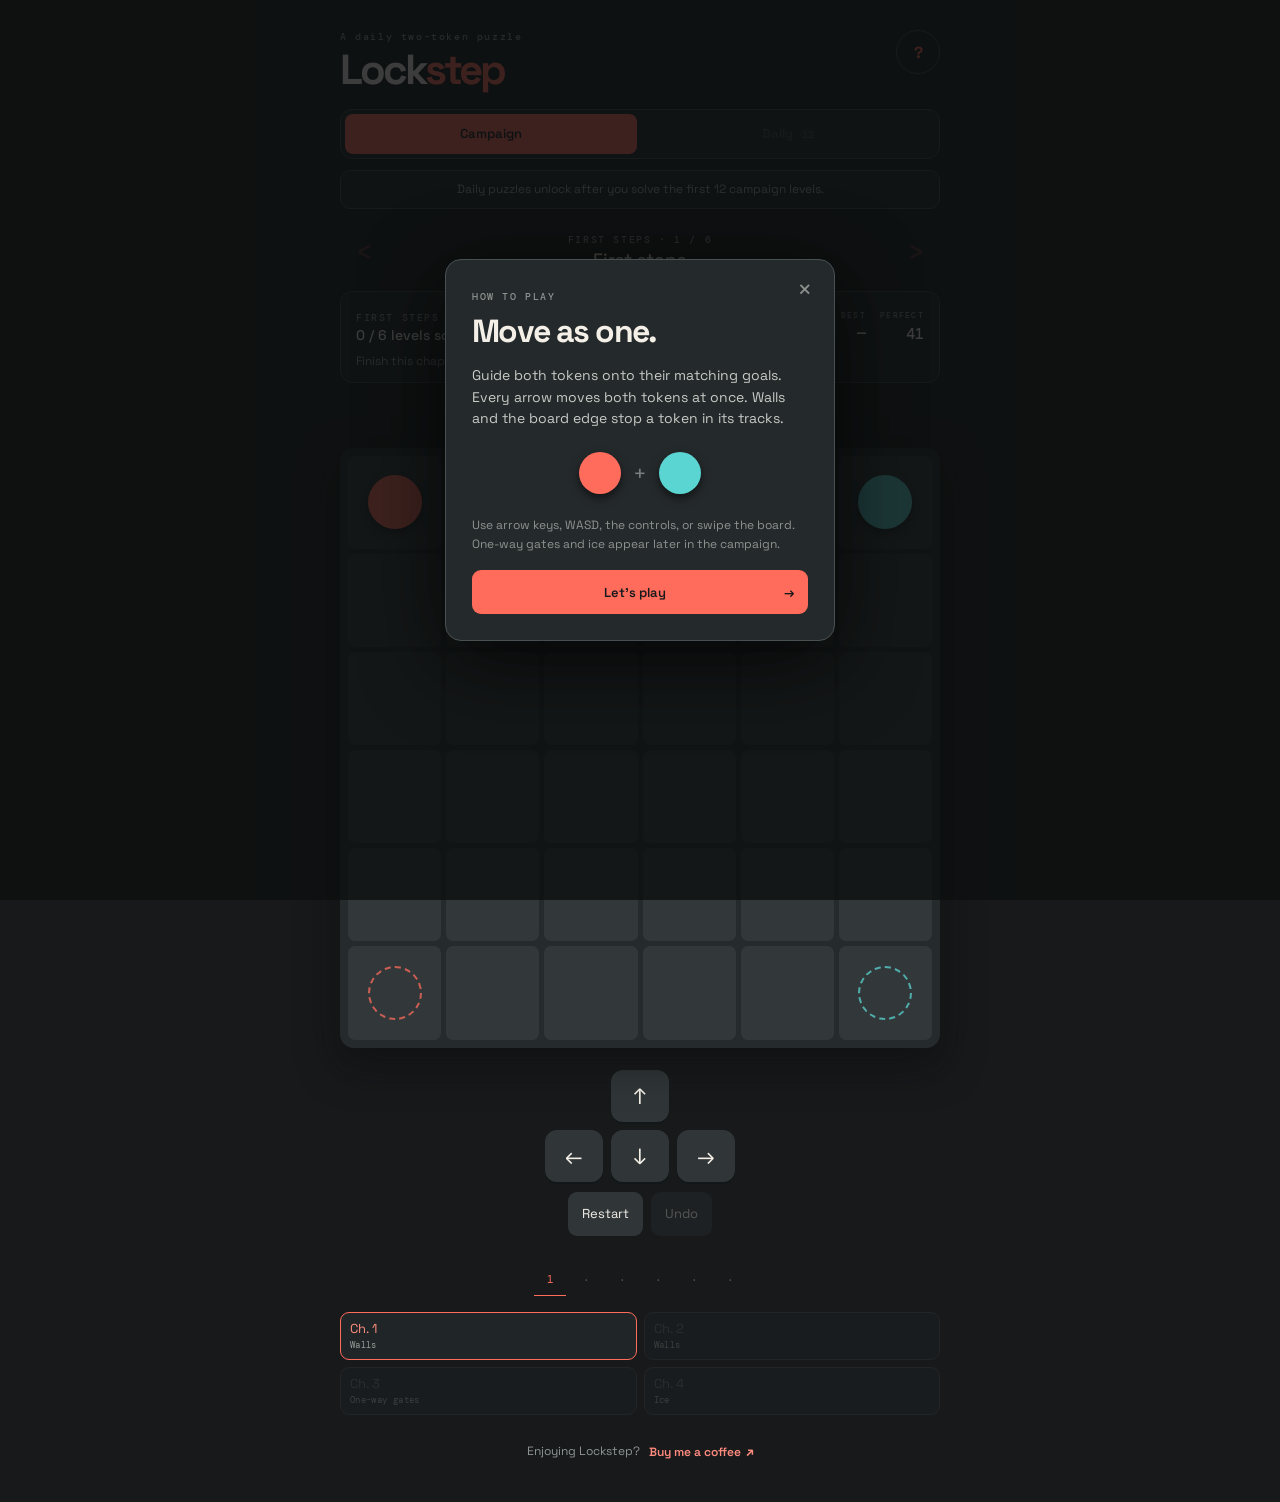
<file: tools/lockstep/index.html>
<!doctype html>
<html lang="en">
  <head>
    <meta charset="UTF-8">
    <meta name="viewport" content="width=device-width, initial-scale=1, viewport-fit=cover">
    <meta name="theme-color" content="#17191b">
    <meta name="apple-mobile-web-app-capable" content="yes">
    <meta name="apple-mobile-web-app-status-bar-style" content="black-translucent">
    <meta name="description" content="Lockstep is a fast daily puzzle where every move guides two tokens at once.">
    <meta property="og:title" content="Lockstep — a daily two-token puzzle">
    <meta property="og:description" content="One move. Two tokens. Can you find the best path?">
    <meta property="og:type" content="website">
    <meta property="og:url" content="https://gregoryglance.com/tools/lockstep/">
    <meta property="og:image" content="https://gregoryglance.com/tools/lockstep/social-preview.png">
    <meta property="og:image:width" content="1729">
    <meta property="og:image:height" content="910">
    <meta property="og:image:alt" content="A coral and cyan token moving across Lockstep's dark puzzle board.">
    <meta name="twitter:card" content="summary_large_image">
    <meta name="twitter:title" content="Lockstep — a daily two-token puzzle">
    <meta name="twitter:description" content="One move. Two tokens. Can you find the best path?">
    <meta name="twitter:image" content="https://gregoryglance.com/tools/lockstep/social-preview.png">
    <link rel="manifest" href="/tools/lockstep/manifest.webmanifest">
    <link rel="icon" href="/tools/lockstep/icon.svg" type="image/svg+xml">
    <link rel="apple-touch-icon" href="/tools/lockstep/icon-192.png">
    <title>Lockstep — Daily Puzzle</title>
    <script type="module" crossorigin src="/tools/lockstep/assets/index-4hErIAOT.js"></script>
    <link rel="stylesheet" crossorigin href="/tools/lockstep/assets/index-D5CfBjsH.css">
  </head>
  <body><div id="root"></div></body>
</html>
</file>
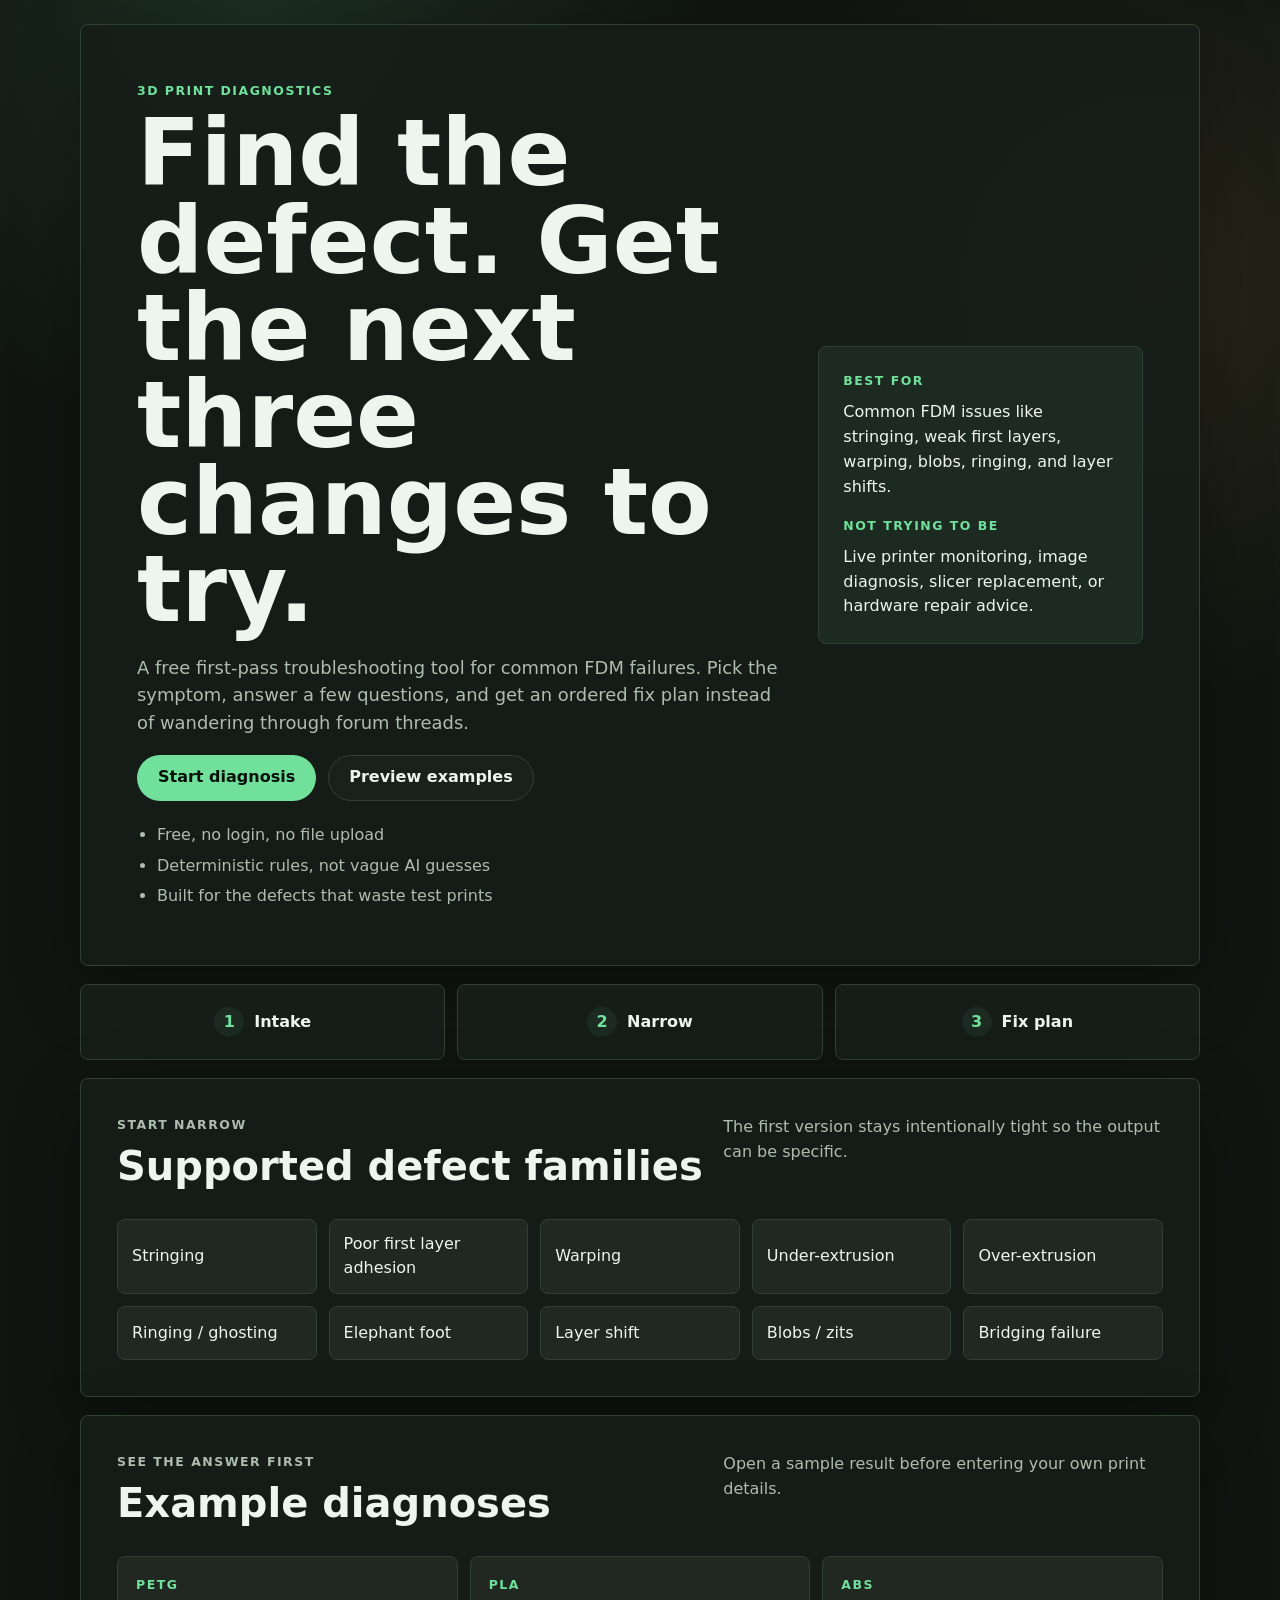
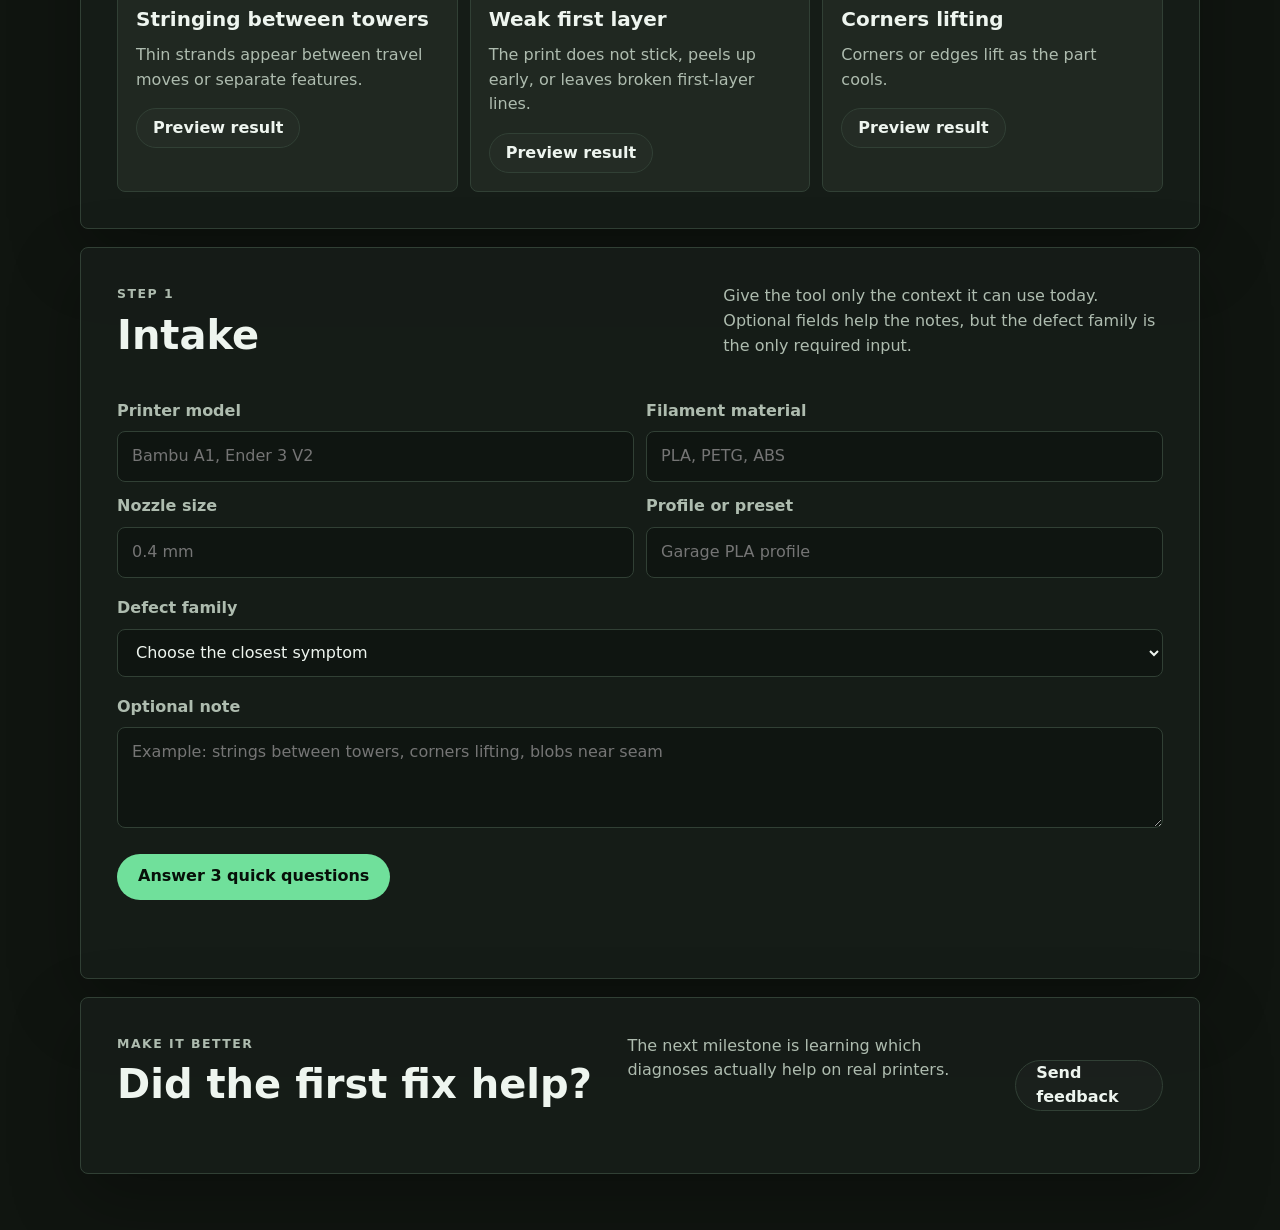
<file: tools/print-diagnostics/index.html>
<!DOCTYPE html>
<html lang="en">
  <head>
    <meta charset="UTF-8" />
    <meta name="viewport" content="width=device-width, initial-scale=1.0" />
    <title>3D Print Diagnostics</title>
    <meta
      name="description"
      content="Free first-pass troubleshooting for common FDM 3D print failures. Pick a defect, answer three questions, and get the next changes to try."
    />
    <meta name="theme-color" content="#111711" />
    <link rel="manifest" href="./manifest.json" />
    <link rel="stylesheet" href="./styles.css?v=20260529" />
  </head>
  <body>
    <div class="page-shell">
      <header class="hero">
        <div class="hero-copy">
          <p class="eyebrow">3D print diagnostics</p>
          <h1>Find the defect. Get the next three changes to try.</h1>
          <p class="lede">
            A free first-pass troubleshooting tool for common FDM failures. Pick
            the symptom, answer a few questions, and get an ordered fix plan
            instead of wandering through forum threads.
          </p>
          <div class="hero-actions">
            <a class="button button-primary" href="#intake">Start diagnosis</a>
            <a class="button button-secondary" href="#examples">Preview examples</a>
          </div>
          <ul class="trust-list">
            <li>Free, no login, no file upload</li>
            <li>Deterministic rules, not vague AI guesses</li>
            <li>Built for the defects that waste test prints</li>
          </ul>
        </div>
        <aside class="scope-card" aria-label="Scope">
          <p class="label">Best for</p>
          <p>
            Common FDM issues like stringing, weak first layers, warping,
            blobs, ringing, and layer shifts.
          </p>
          <p class="label">Not trying to be</p>
          <p>
            Live printer monitoring, image diagnosis, slicer replacement, or
            hardware repair advice.
          </p>
        </aside>
      </header>

      <nav class="stepper" aria-label="Diagnosis progress">
        <a class="step-pill" href="#intake"><span>1</span><strong>Intake</strong></a>
        <a class="step-pill" href="#questions"><span>2</span><strong>Narrow</strong></a>
        <a class="step-pill" href="#results"><span>3</span><strong>Fix plan</strong></a>
      </nav>

      <main>
        <section class="card" id="defects">
          <div class="section-header">
            <div>
              <p class="section-kicker">Start narrow</p>
              <h2>Supported defect families</h2>
            </div>
            <p>
              The first version stays intentionally tight so the output can be
              specific.
            </p>
          </div>
          <div id="defect-chips" class="chip-grid" aria-live="polite"></div>
        </section>

        <section class="card" id="examples">
          <div class="section-header">
            <div>
              <p class="section-kicker">See the answer first</p>
              <h2>Example diagnoses</h2>
            </div>
            <p>
              Open a sample result before entering your own print details.
            </p>
          </div>
          <div id="example-list" class="example-grid"></div>
        </section>

        <section class="card" id="intake">
          <div class="section-header">
            <div>
              <p class="section-kicker">Step 1</p>
              <h2>Intake</h2>
            </div>
            <p>
              Give the tool only the context it can use today. Optional fields
              help the notes, but the defect family is the only required input.
            </p>
          </div>

          <form id="intake-form" class="stack">
            <div class="field-grid">
              <label>
                <span>Printer model</span>
                <input name="printerModel" type="text" placeholder="Bambu A1, Ender 3 V2" />
              </label>
              <label>
                <span>Filament material</span>
                <input name="filamentMaterial" type="text" placeholder="PLA, PETG, ABS" />
              </label>
              <label>
                <span>Nozzle size</span>
                <input name="nozzleSize" type="text" placeholder="0.4 mm" />
              </label>
              <label>
                <span>Profile or preset</span>
                <input name="profileName" type="text" placeholder="Garage PLA profile" />
              </label>
            </div>

            <label>
              <span>Defect family</span>
              <select id="defect-select" name="defectId" required>
                <option value="">Choose the closest symptom</option>
              </select>
            </label>

            <label>
              <span>Optional note</span>
              <textarea
                name="note"
                rows="3"
                placeholder="Example: strings between towers, corners lifting, blobs near seam"
              ></textarea>
            </label>

            <div class="button-row">
              <button class="button button-primary" type="submit">Answer 3 quick questions</button>
            </div>
            <p id="intake-status" class="status-message" role="status"></p>
          </form>
        </section>

        <section class="card hidden" id="questions">
          <div class="section-header">
            <div>
              <p class="section-kicker">Step 2</p>
              <h2>Help narrow the cause</h2>
            </div>
            <p>
              These questions are scoped to the defect you picked, so repeated
              answers like "No" and "Not sure" stay grouped correctly.
            </p>
          </div>
          <div id="question-context" class="context-card"></div>
          <form id="question-form" class="stack">
            <div id="question-list" class="stack"></div>
            <div class="button-row">
              <button class="button button-secondary" type="button" id="back-to-intake">Back</button>
              <button class="button button-primary" type="submit">See fix plan</button>
            </div>
          </form>
        </section>

        <section class="card hidden" id="results">
          <div class="section-header">
            <div>
              <p class="section-kicker">Step 3</p>
              <h2>Fix plan</h2>
            </div>
            <p>
              Change one thing at a time, then rerun the suggested calibration
              print.
            </p>
          </div>

          <div id="result-card" class="result-card"></div>
          <div class="result-layout">
            <section>
              <p class="label">Next 1 to 3 changes</p>
              <ol id="action-list" class="number-list"></ol>
            </section>
            <section>
              <p class="label">If that does not fix it</p>
              <ul id="backup-list" class="bullet-list"></ul>
            </section>
            <section>
              <p class="label">What not to change yet</p>
              <ul id="guardrail-list" class="bullet-list"></ul>
            </section>
            <section>
              <p class="label">Calibration print</p>
              <p id="calibration-print" class="callout"></p>
            </section>
          </div>

          <aside class="save-panel">
            <div>
              <p class="label">Useful free extras</p>
              <p>
                Copy the result or save it locally in this browser. This is not
                an account, paywall, or cloud sync.
              </p>
            </div>
            <div class="button-row">
              <button class="button button-secondary" type="button" id="copy-result">Copy result</button>
              <button class="button button-secondary" type="button" id="save-result">Save locally</button>
              <button class="button button-secondary" type="button" id="start-over">Run another diagnosis</button>
            </div>
            <p id="save-status" class="status-message" role="status"></p>
            <div id="history-panel" class="history-panel"></div>
          </aside>
        </section>

        <section class="card feedback-card">
          <div class="section-header">
            <div>
              <p class="section-kicker">Make it better</p>
              <h2>Did the first fix help?</h2>
            </div>
            <p>
              The next milestone is learning which diagnoses actually help on
              real printers.
            </p>
          </div>
          <a class="button button-secondary" href="mailto:GregoryGlance@gmail.com?subject=Print%20diagnostics%20feedback">
            Send feedback
          </a>
        </section>
      </main>
    </div>

    <script src="./app.js?v=20260528" defer></script>
  </body>
</html>
</file>
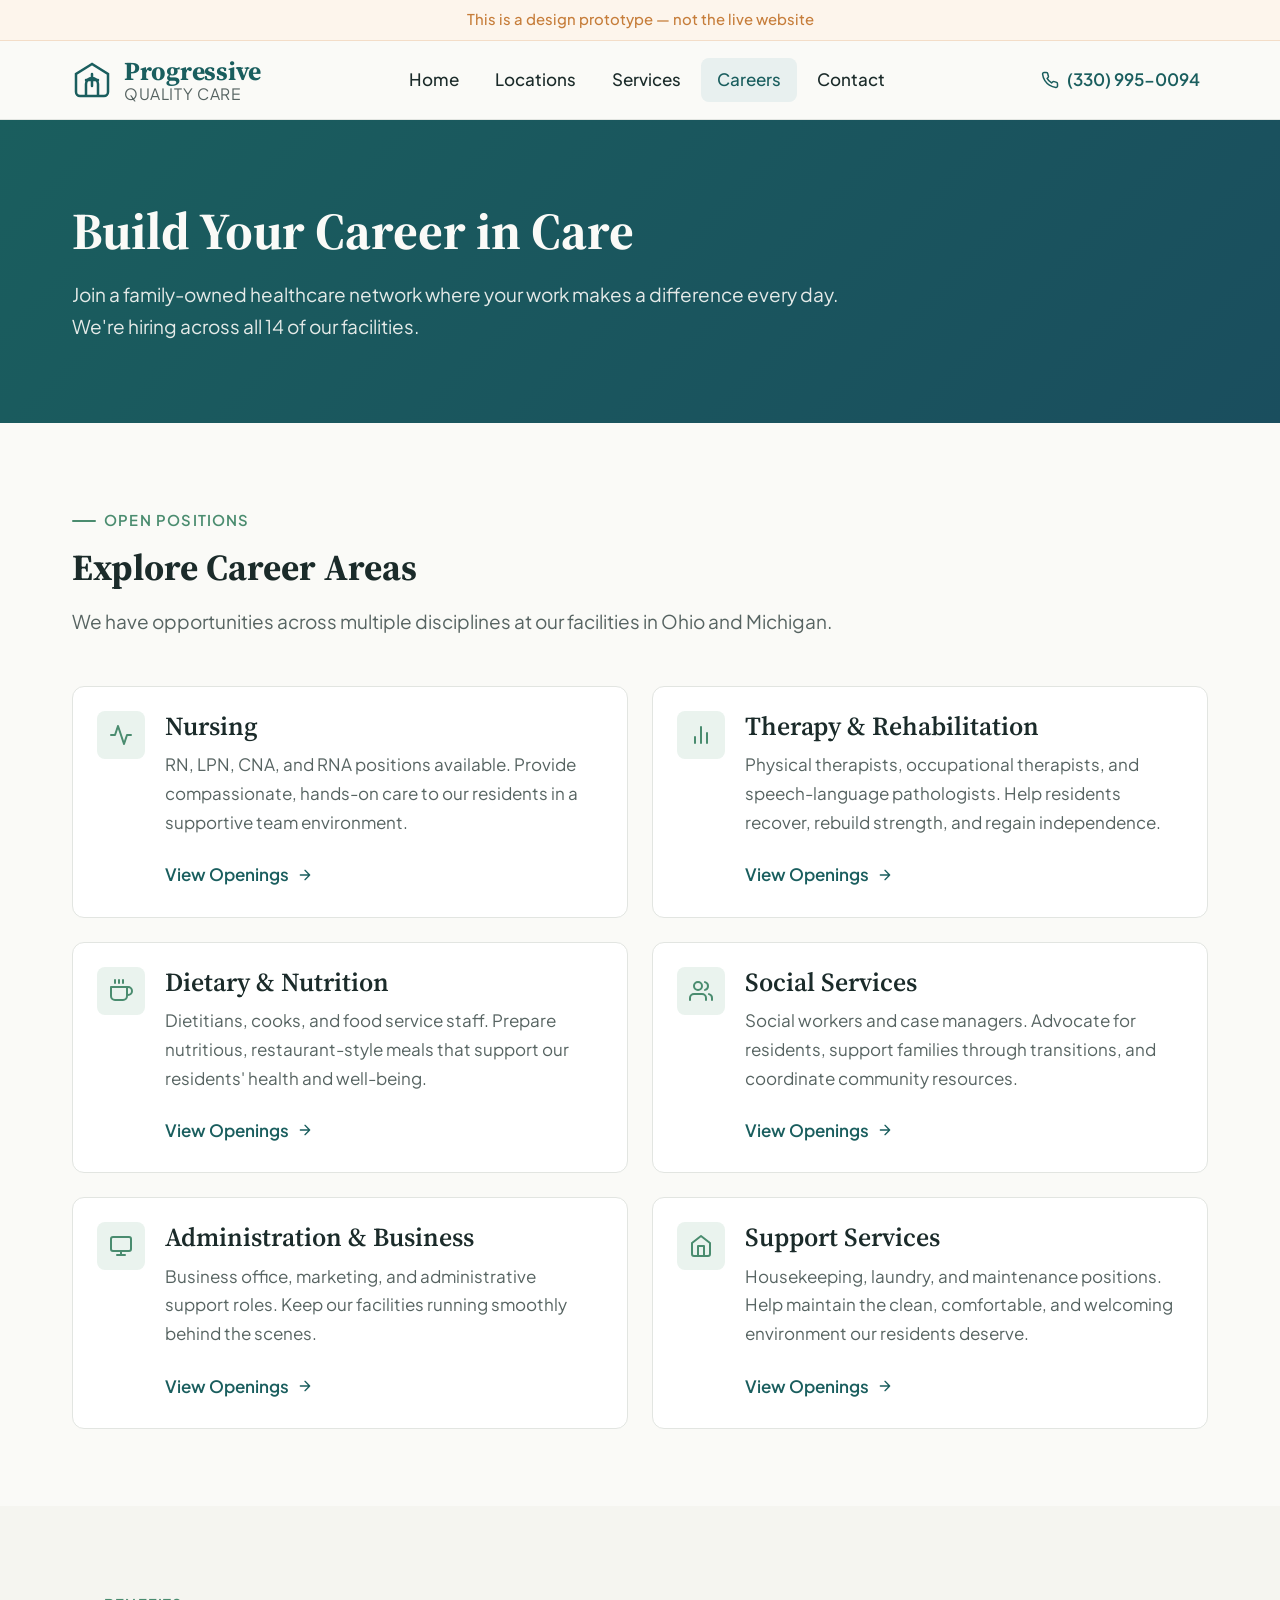
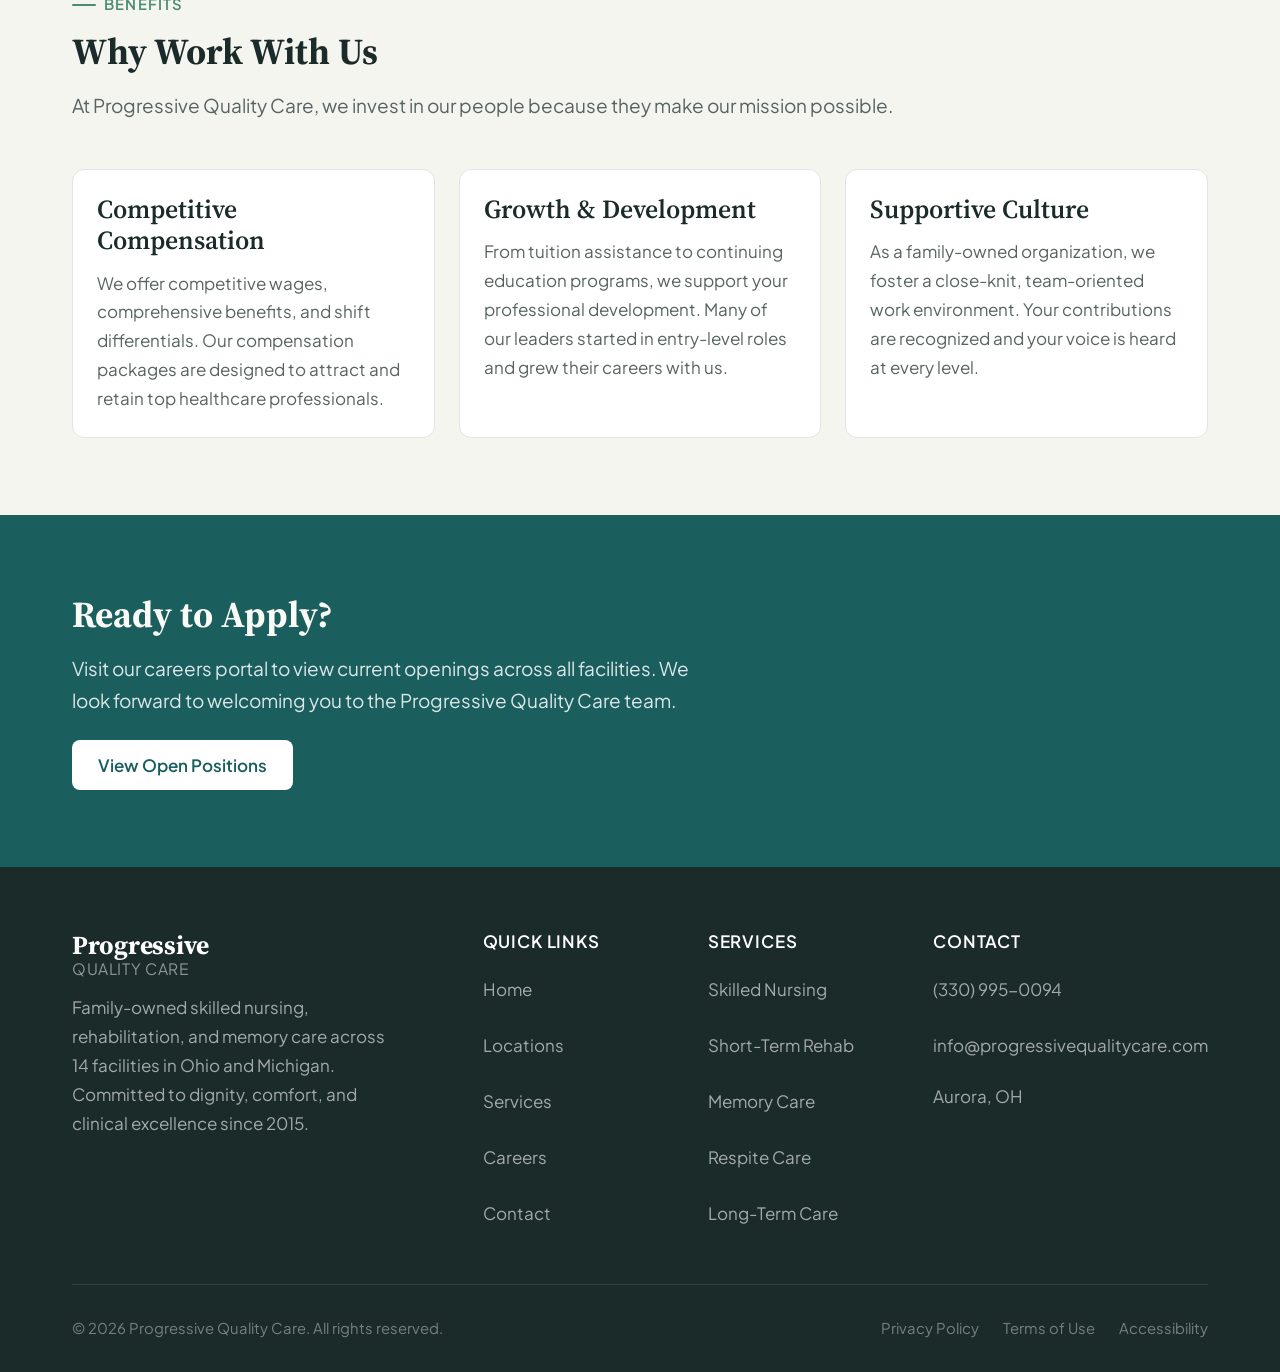
<file: _archive/progressive-quality-care/careers.html>
<!DOCTYPE html>
<html lang="en">
<head>
  <meta charset="UTF-8">
  <meta name="viewport" content="width=device-width, initial-scale=1.0">
  <title>Careers — Progressive Quality Care</title>
  <meta name="description" content="Join the Progressive Quality Care team. Explore nursing, therapy, dietary, social services, and administrative career opportunities across 14 facilities in Ohio and Michigan.">
  <link rel="preconnect" href="https://fonts.googleapis.com">
  <link rel="preconnect" href="https://fonts.gstatic.com" crossorigin>
  <link href="https://fonts.googleapis.com/css2?family=Plus+Jakarta+Sans:wght@300;400;500;600;700&family=Source+Serif+4:ital,opsz,wght@0,8..60,400;0,8..60,600;0,8..60,700;1,8..60,400&display=swap" rel="stylesheet">
  <link rel="stylesheet" href="./base.css">
  <link rel="stylesheet" href="./style.css">
</head>
<body>
  <a href="#main-content" class="skip-link">Skip to main content</a>

  <div class="demo-bar">This is a design prototype — not the live website</div>

  <header class="site-header">
    <div class="container header-inner">
      <a href="./index.html" class="logo" aria-label="Progressive Quality Care — Home">
        <svg class="logo-icon" viewBox="0 0 40 40" fill="none" aria-hidden="true">
          <path d="M20 4L4 14v18a4 4 0 004 4h24a4 4 0 004-4V14L20 4z" stroke="currentColor" stroke-width="2.5" fill="none"/>
          <path d="M20 14v12M14 20h12" stroke="currentColor" stroke-width="2.5" stroke-linecap="round"/>
          <path d="M14 36V24a6 6 0 0112 0v12" stroke="currentColor" stroke-width="2.5" fill="none"/>
        </svg>
        <div class="logo-text">Progressive<span>Quality Care</span></div>
      </a>
      <nav class="main-nav" aria-label="Main navigation">
        <ul>
          <li><a href="./index.html">Home</a></li>
          <li><a href="./locations.html">Locations</a></li>
          <li><a href="./services.html">Services</a></li>
          <li><a href="./careers.html" aria-current="page">Careers</a></li>
          <li><a href="./contact.html">Contact</a></li>
        </ul>
      </nav>
      <a href="tel:3309950094" class="header-phone" aria-label="Call us at (330) 995-0094">
        <svg width="18" height="18" viewBox="0 0 24 24" fill="none" stroke="currentColor" stroke-width="2" stroke-linecap="round" stroke-linejoin="round" aria-hidden="true"><path d="M22 16.92v3a2 2 0 01-2.18 2 19.79 19.79 0 01-8.63-3.07 19.5 19.5 0 01-6-6 19.79 19.79 0 01-3.07-8.67A2 2 0 014.11 2h3a2 2 0 012 1.72 12.84 12.84 0 00.7 2.81 2 2 0 01-.45 2.11L8.09 9.91a16 16 0 006 6l1.27-1.27a2 2 0 012.11-.45 12.84 12.84 0 002.81.7A2 2 0 0122 16.92z"/></svg>
        (330) 995-0094
      </a>
      <button class="mobile-toggle" aria-label="Open menu" aria-expanded="false" aria-controls="mobile-nav">
        <svg viewBox="0 0 24 24" fill="none" stroke="currentColor" stroke-width="2" stroke-linecap="round" aria-hidden="true"><line x1="3" y1="6" x2="21" y2="6"/><line x1="3" y1="12" x2="21" y2="12"/><line x1="3" y1="18" x2="21" y2="18"/></svg>
      </button>
    </div>
  </header>

  <div class="mobile-nav" id="mobile-nav" role="dialog" aria-label="Mobile navigation">
    <div class="mobile-nav-header">
      <div class="logo-text" style="color: var(--color-primary);">Progressive<span>Quality Care</span></div>
      <button class="mobile-nav-close" aria-label="Close menu">
        <svg width="24" height="24" viewBox="0 0 24 24" fill="none" stroke="currentColor" stroke-width="2" stroke-linecap="round" aria-hidden="true"><line x1="18" y1="6" x2="6" y2="18"/><line x1="6" y1="6" x2="18" y2="18"/></svg>
      </button>
    </div>
    <ul>
      <li><a href="./index.html">Home</a></li>
      <li><a href="./locations.html">Locations</a></li>
      <li><a href="./services.html">Services</a></li>
      <li><a href="./careers.html">Careers</a></li>
      <li><a href="./contact.html">Contact</a></li>
      <li><a href="tel:3309950094" class="nav-cta">Call (330) 995-0094</a></li>
    </ul>
  </div>

  <main id="main-content">
    <!-- Page Hero -->
    <section class="detail-hero">
      <div class="container">
        <h1 style="font-family: var(--font-display); font-size: var(--text-2xl); font-weight: 700; margin-bottom: var(--space-4);">Build Your Career in Care</h1>
        <p style="font-size: var(--text-base); opacity: 0.9; max-width: 55ch; line-height: 1.7;">Join a family-owned healthcare network where your work makes a difference every day. We're hiring across all 14 of our facilities.</p>
      </div>
    </section>

    <!-- Role Categories -->
    <section class="section">
      <div class="container">
        <div class="section-header">
          <div class="section-label">Open Positions</div>
          <h2 class="section-title">Explore Career Areas</h2>
          <p class="section-desc">We have opportunities across multiple disciplines at our facilities in Ohio and Michigan.</p>
        </div>
        <div class="grid-2">
          <!-- Nursing -->
          <div class="card role-card">
            <div class="role-icon">
              <svg viewBox="0 0 24 24" fill="none" stroke="currentColor" stroke-width="2" stroke-linecap="round" stroke-linejoin="round" aria-hidden="true"><path d="M22 12h-4l-3 9L9 3l-3 9H2"/></svg>
            </div>
            <div class="role-info">
              <h3>Nursing</h3>
              <p>RN, LPN, CNA, and RNA positions available. Provide compassionate, hands-on care to our residents in a supportive team environment.</p>
              <a href="#" class="location-card-link">View Openings <svg viewBox="0 0 24 24" fill="none" stroke="currentColor" stroke-width="2" stroke-linecap="round" stroke-linejoin="round" aria-hidden="true"><path d="M5 12h14M12 5l7 7-7 7"/></svg></a>
            </div>
          </div>
          <!-- Therapy & Rehabilitation -->
          <div class="card role-card">
            <div class="role-icon">
              <svg viewBox="0 0 24 24" fill="none" stroke="currentColor" stroke-width="2" stroke-linecap="round" stroke-linejoin="round" aria-hidden="true"><path d="M18 20V10M12 20V4M6 20v-6"/></svg>
            </div>
            <div class="role-info">
              <h3>Therapy &amp; Rehabilitation</h3>
              <p>Physical therapists, occupational therapists, and speech-language pathologists. Help residents recover, rebuild strength, and regain independence.</p>
              <a href="#" class="location-card-link">View Openings <svg viewBox="0 0 24 24" fill="none" stroke="currentColor" stroke-width="2" stroke-linecap="round" stroke-linejoin="round" aria-hidden="true"><path d="M5 12h14M12 5l7 7-7 7"/></svg></a>
            </div>
          </div>
          <!-- Dietary & Nutrition -->
          <div class="card role-card">
            <div class="role-icon">
              <svg viewBox="0 0 24 24" fill="none" stroke="currentColor" stroke-width="2" stroke-linecap="round" stroke-linejoin="round" aria-hidden="true"><path d="M18 8h1a4 4 0 010 8h-1M2 8h16v9a4 4 0 01-4 4H6a4 4 0 01-4-4V8z"/><line x1="6" y1="1" x2="6" y2="4"/><line x1="10" y1="1" x2="10" y2="4"/><line x1="14" y1="1" x2="14" y2="4"/></svg>
            </div>
            <div class="role-info">
              <h3>Dietary &amp; Nutrition</h3>
              <p>Dietitians, cooks, and food service staff. Prepare nutritious, restaurant-style meals that support our residents' health and well-being.</p>
              <a href="#" class="location-card-link">View Openings <svg viewBox="0 0 24 24" fill="none" stroke="currentColor" stroke-width="2" stroke-linecap="round" stroke-linejoin="round" aria-hidden="true"><path d="M5 12h14M12 5l7 7-7 7"/></svg></a>
            </div>
          </div>
          <!-- Social Services -->
          <div class="card role-card">
            <div class="role-icon">
              <svg viewBox="0 0 24 24" fill="none" stroke="currentColor" stroke-width="2" stroke-linecap="round" stroke-linejoin="round" aria-hidden="true"><path d="M17 21v-2a4 4 0 00-4-4H5a4 4 0 00-4 4v2"/><circle cx="9" cy="7" r="4"/><path d="M23 21v-2a4 4 0 00-3-3.87"/><path d="M16 3.13a4 4 0 010 7.75"/></svg>
            </div>
            <div class="role-info">
              <h3>Social Services</h3>
              <p>Social workers and case managers. Advocate for residents, support families through transitions, and coordinate community resources.</p>
              <a href="#" class="location-card-link">View Openings <svg viewBox="0 0 24 24" fill="none" stroke="currentColor" stroke-width="2" stroke-linecap="round" stroke-linejoin="round" aria-hidden="true"><path d="M5 12h14M12 5l7 7-7 7"/></svg></a>
            </div>
          </div>
          <!-- Administration & Business -->
          <div class="card role-card">
            <div class="role-icon">
              <svg viewBox="0 0 24 24" fill="none" stroke="currentColor" stroke-width="2" stroke-linecap="round" stroke-linejoin="round" aria-hidden="true"><rect x="2" y="3" width="20" height="14" rx="2" ry="2"/><line x1="8" y1="21" x2="16" y2="21"/><line x1="12" y1="17" x2="12" y2="21"/></svg>
            </div>
            <div class="role-info">
              <h3>Administration &amp; Business</h3>
              <p>Business office, marketing, and administrative support roles. Keep our facilities running smoothly behind the scenes.</p>
              <a href="#" class="location-card-link">View Openings <svg viewBox="0 0 24 24" fill="none" stroke="currentColor" stroke-width="2" stroke-linecap="round" stroke-linejoin="round" aria-hidden="true"><path d="M5 12h14M12 5l7 7-7 7"/></svg></a>
            </div>
          </div>
          <!-- Support Services -->
          <div class="card role-card">
            <div class="role-icon">
              <svg viewBox="0 0 24 24" fill="none" stroke="currentColor" stroke-width="2" stroke-linecap="round" stroke-linejoin="round" aria-hidden="true"><path d="M3 9l9-7 9 7v11a2 2 0 01-2 2H5a2 2 0 01-2-2V9z"/><polyline points="9 22 9 12 15 12 15 22"/></svg>
            </div>
            <div class="role-info">
              <h3>Support Services</h3>
              <p>Housekeeping, laundry, and maintenance positions. Help maintain the clean, comfortable, and welcoming environment our residents deserve.</p>
              <a href="#" class="location-card-link">View Openings <svg viewBox="0 0 24 24" fill="none" stroke="currentColor" stroke-width="2" stroke-linecap="round" stroke-linejoin="round" aria-hidden="true"><path d="M5 12h14M12 5l7 7-7 7"/></svg></a>
            </div>
          </div>
        </div>
      </div>
    </section>

    <!-- Why Work With Us -->
    <section class="section" style="background: var(--color-surface-2);">
      <div class="container">
        <div class="section-header">
          <div class="section-label">Benefits</div>
          <h2 class="section-title">Why Work With Us</h2>
          <p class="section-desc">At Progressive Quality Care, we invest in our people because they make our mission possible.</p>
        </div>
        <div class="grid-3">
          <div class="value-item">
            <h3>Competitive Compensation</h3>
            <p>We offer competitive wages, comprehensive benefits, and shift differentials. Our compensation packages are designed to attract and retain top healthcare professionals.</p>
          </div>
          <div class="value-item">
            <h3>Growth &amp; Development</h3>
            <p>From tuition assistance to continuing education programs, we support your professional development. Many of our leaders started in entry-level roles and grew their careers with us.</p>
          </div>
          <div class="value-item">
            <h3>Supportive Culture</h3>
            <p>As a family-owned organization, we foster a close-knit, team-oriented work environment. Your contributions are recognized and your voice is heard at every level.</p>
          </div>
        </div>
      </div>
    </section>

    <!-- CTA Section -->
    <section class="cta-section section">
      <div class="container">
        <div class="cta-content">
          <h2 class="section-title">Ready to Apply?</h2>
          <p class="section-desc">Visit our careers portal to view current openings across all facilities. We look forward to welcoming you to the Progressive Quality Care team.</p>
          <div class="hero-actions mt-6">
            <a href="#" class="btn btn-white">View Open Positions</a>
          </div>
        </div>
      </div>
    </section>
  </main>

  <footer class="site-footer">
    <div class="container">
      <div class="footer-grid">
        <div class="footer-brand">
          <div class="logo-text">Progressive<span>Quality Care</span></div>
          <p>Family-owned skilled nursing, rehabilitation, and memory care across 14 facilities in Ohio and Michigan. Committed to dignity, comfort, and clinical excellence since 2015.</p>
        </div>
        <div class="footer-column">
          <h4>Quick Links</h4>
          <ul>
            <li><a href="./index.html">Home</a></li>
            <li><a href="./locations.html">Locations</a></li>
            <li><a href="./services.html">Services</a></li>
            <li><a href="./careers.html">Careers</a></li>
            <li><a href="./contact.html">Contact</a></li>
          </ul>
        </div>
        <div class="footer-column">
          <h4>Services</h4>
          <ul>
            <li><a href="./services.html">Skilled Nursing</a></li>
            <li><a href="./services.html">Short-Term Rehab</a></li>
            <li><a href="./services.html">Memory Care</a></li>
            <li><a href="./services.html">Respite Care</a></li>
            <li><a href="./services.html">Long-Term Care</a></li>
          </ul>
        </div>
        <div class="footer-column">
          <h4>Contact</h4>
          <ul>
            <li><a href="tel:3309950094">(330) 995-0094</a></li>
            <li><a href="mailto:info@progressivequalitycare.com">info@progressivequalitycare.com</a></li>
            <li><span style="color: rgba(255,255,255,0.6); font-size: var(--text-sm);">Aurora, OH</span></li>
          </ul>
        </div>
      </div>
      <div class="footer-bottom">
        <span>&copy; 2026 Progressive Quality Care. All rights reserved.</span>
        <div style="display: flex; gap: var(--space-6); flex-wrap: wrap;">
          <a href="#">Privacy Policy</a>
          <a href="#">Terms of Use</a>
          <a href="#">Accessibility</a>
        </div>
      </div>
    </div>
  </footer>

  <script>
    document.addEventListener('DOMContentLoaded', function() {
      const toggle = document.querySelector('.mobile-toggle');
      const closeBtn = document.querySelector('.mobile-nav-close');
      const mobileNav = document.querySelector('.mobile-nav');
      if (toggle && mobileNav) {
        toggle.addEventListener('click', function() {
          mobileNav.classList.add('is-open');
          document.body.style.overflow = 'hidden';
          closeBtn.focus();
        });
        closeBtn.addEventListener('click', function() {
          mobileNav.classList.remove('is-open');
          document.body.style.overflow = '';
          toggle.focus();
        });
        mobileNav.addEventListener('click', function(e) {
          if (e.target.tagName === 'A') {
            mobileNav.classList.remove('is-open');
            document.body.style.overflow = '';
          }
        });
        document.addEventListener('keydown', function(e) {
          if (e.key === 'Escape' && mobileNav.classList.contains('is-open')) {
            mobileNav.classList.remove('is-open');
            document.body.style.overflow = '';
            toggle.focus();
          }
        });
      }
    });
  </script>
</body>
</html>
</file>
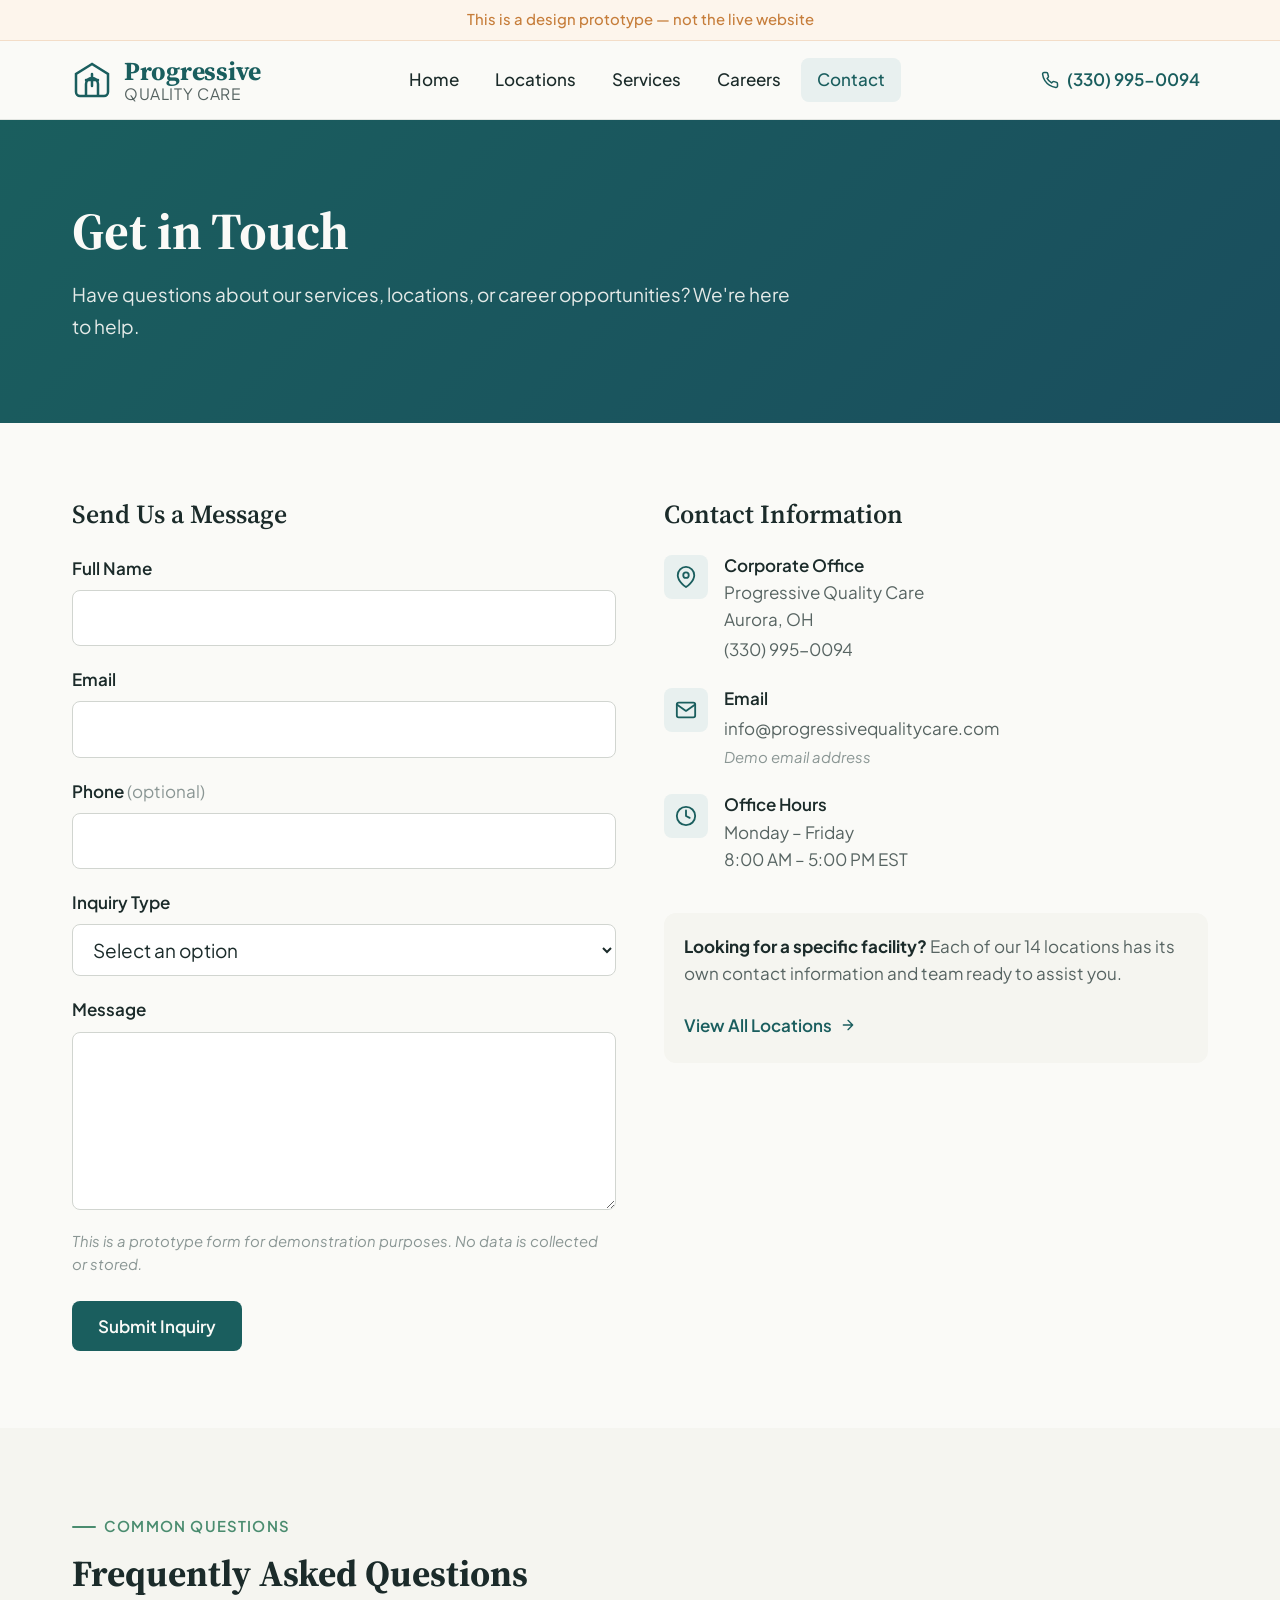
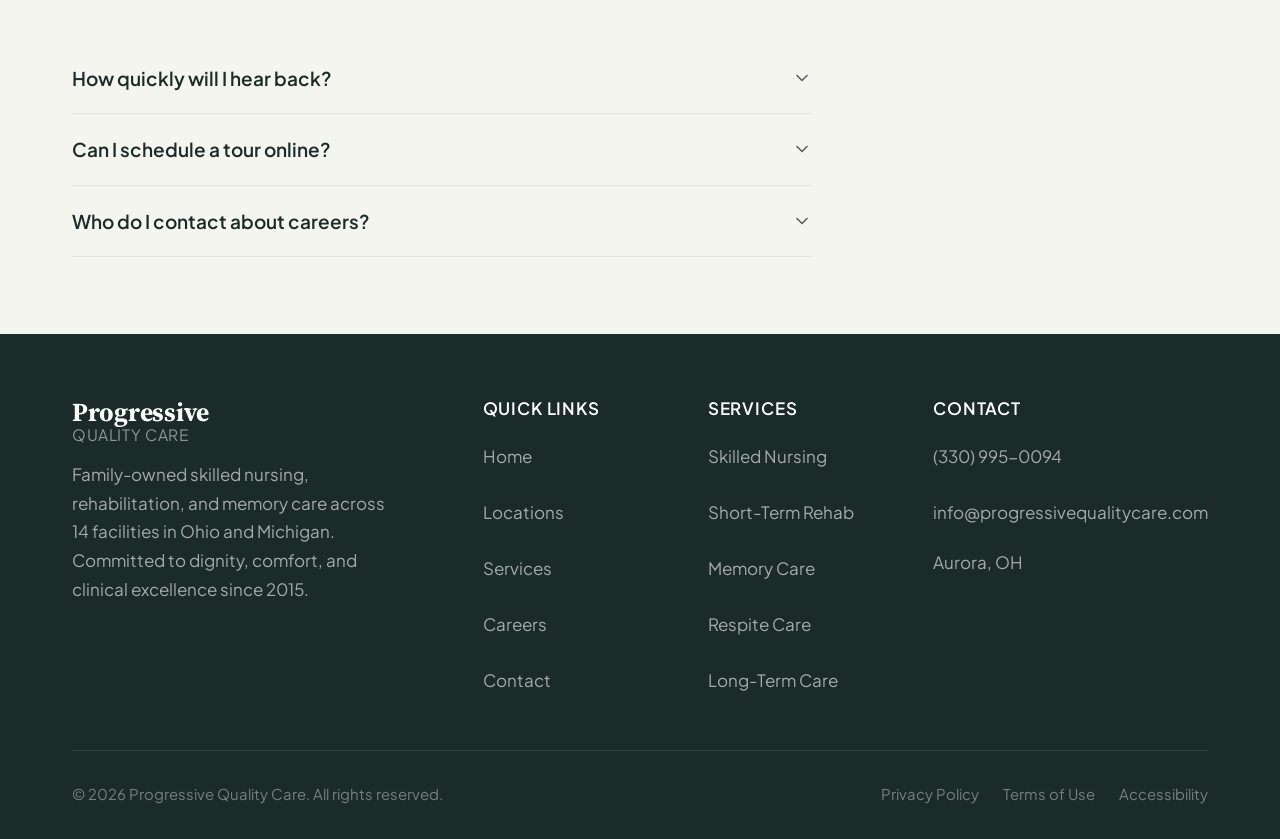
<file: _archive/progressive-quality-care/contact.html>
<!DOCTYPE html>
<html lang="en">
<head>
  <meta charset="UTF-8">
  <meta name="viewport" content="width=device-width, initial-scale=1.0">
  <title>Contact Us — Progressive Quality Care</title>
  <meta name="description" content="Contact Progressive Quality Care for information about skilled nursing, rehabilitation, memory care, admissions, or career opportunities. Call (330) 995-0094.">
  <link rel="preconnect" href="https://fonts.googleapis.com">
  <link rel="preconnect" href="https://fonts.gstatic.com" crossorigin>
  <link href="https://fonts.googleapis.com/css2?family=Plus+Jakarta+Sans:wght@300;400;500;600;700&family=Source+Serif+4:ital,opsz,wght@0,8..60,400;0,8..60,600;0,8..60,700;1,8..60,400&display=swap" rel="stylesheet">
  <link rel="stylesheet" href="./base.css">
  <link rel="stylesheet" href="./style.css">
</head>
<body>
  <a href="#main-content" class="skip-link">Skip to main content</a>

  <div class="demo-bar">This is a design prototype — not the live website</div>

  <header class="site-header">
    <div class="container header-inner">
      <a href="./index.html" class="logo" aria-label="Progressive Quality Care — Home">
        <svg class="logo-icon" viewBox="0 0 40 40" fill="none" aria-hidden="true">
          <path d="M20 4L4 14v18a4 4 0 004 4h24a4 4 0 004-4V14L20 4z" stroke="currentColor" stroke-width="2.5" fill="none"/>
          <path d="M20 14v12M14 20h12" stroke="currentColor" stroke-width="2.5" stroke-linecap="round"/>
          <path d="M14 36V24a6 6 0 0112 0v12" stroke="currentColor" stroke-width="2.5" fill="none"/>
        </svg>
        <div class="logo-text">Progressive<span>Quality Care</span></div>
      </a>
      <nav class="main-nav" aria-label="Main navigation">
        <ul>
          <li><a href="./index.html">Home</a></li>
          <li><a href="./locations.html">Locations</a></li>
          <li><a href="./services.html">Services</a></li>
          <li><a href="./careers.html">Careers</a></li>
          <li><a href="./contact.html" aria-current="page">Contact</a></li>
        </ul>
      </nav>
      <a href="tel:3309950094" class="header-phone" aria-label="Call us at (330) 995-0094">
        <svg width="18" height="18" viewBox="0 0 24 24" fill="none" stroke="currentColor" stroke-width="2" stroke-linecap="round" stroke-linejoin="round" aria-hidden="true"><path d="M22 16.92v3a2 2 0 01-2.18 2 19.79 19.79 0 01-8.63-3.07 19.5 19.5 0 01-6-6 19.79 19.79 0 01-3.07-8.67A2 2 0 014.11 2h3a2 2 0 012 1.72 12.84 12.84 0 00.7 2.81 2 2 0 01-.45 2.11L8.09 9.91a16 16 0 006 6l1.27-1.27a2 2 0 012.11-.45 12.84 12.84 0 002.81.7A2 2 0 0122 16.92z"/></svg>
        (330) 995-0094
      </a>
      <button class="mobile-toggle" aria-label="Open menu" aria-expanded="false" aria-controls="mobile-nav">
        <svg viewBox="0 0 24 24" fill="none" stroke="currentColor" stroke-width="2" stroke-linecap="round" aria-hidden="true"><line x1="3" y1="6" x2="21" y2="6"/><line x1="3" y1="12" x2="21" y2="12"/><line x1="3" y1="18" x2="21" y2="18"/></svg>
      </button>
    </div>
  </header>

  <div class="mobile-nav" id="mobile-nav" role="dialog" aria-label="Mobile navigation">
    <div class="mobile-nav-header">
      <div class="logo-text" style="color: var(--color-primary);">Progressive<span>Quality Care</span></div>
      <button class="mobile-nav-close" aria-label="Close menu">
        <svg width="24" height="24" viewBox="0 0 24 24" fill="none" stroke="currentColor" stroke-width="2" stroke-linecap="round" aria-hidden="true"><line x1="18" y1="6" x2="6" y2="18"/><line x1="6" y1="6" x2="18" y2="18"/></svg>
      </button>
    </div>
    <ul>
      <li><a href="./index.html">Home</a></li>
      <li><a href="./locations.html">Locations</a></li>
      <li><a href="./services.html">Services</a></li>
      <li><a href="./careers.html">Careers</a></li>
      <li><a href="./contact.html">Contact</a></li>
      <li><a href="tel:3309950094" class="nav-cta">Call (330) 995-0094</a></li>
    </ul>
  </div>

  <main id="main-content">
    <!-- Page Hero -->
    <section class="detail-hero">
      <div class="container">
        <h1 style="font-family: var(--font-display); font-size: var(--text-2xl); font-weight: 700; margin-bottom: var(--space-4);">Get in Touch</h1>
        <p style="font-size: var(--text-base); opacity: 0.9; max-width: 55ch; line-height: 1.7;">Have questions about our services, locations, or career opportunities? We're here to help.</p>
      </div>
    </section>

    <!-- Contact Form + Info -->
    <section class="section">
      <div class="container">
        <div class="contact-grid">
          <!-- Left: Form -->
          <div>
            <h2 style="font-family: var(--font-display); font-size: var(--text-lg); font-weight: 600; margin-bottom: var(--space-6);">Send Us a Message</h2>
            <form id="contact-form" novalidate>
              <div class="form-group">
                <label for="full-name">Full Name</label>
                <input type="text" id="full-name" name="full-name" autocomplete="name" required>
              </div>
              <div class="form-group">
                <label for="email">Email</label>
                <input type="email" id="email" name="email" autocomplete="email" required>
              </div>
              <div class="form-group">
                <label for="phone">Phone <span style="font-weight: 400; color: var(--color-text-faint);">(optional)</span></label>
                <input type="tel" id="phone" name="phone" autocomplete="tel">
              </div>
              <div class="form-group">
                <label for="inquiry-type">Inquiry Type</label>
                <select id="inquiry-type" name="inquiry-type" required>
                  <option value="">Select an option</option>
                  <option value="general">General Inquiry</option>
                  <option value="admissions">Admissions Information</option>
                  <option value="careers">Career Opportunities</option>
                  <option value="other">Other</option>
                </select>
              </div>
              <div class="form-group">
                <label for="message">Message</label>
                <textarea id="message" name="message" rows="5" required></textarea>
              </div>
              <p class="form-note mb-6">This is a prototype form for demonstration purposes. No data is collected or stored.</p>
              <button type="submit" class="btn btn-primary">Submit Inquiry</button>
            </form>
          </div>

          <!-- Right: Contact Info -->
          <div>
            <h2 style="font-family: var(--font-display); font-size: var(--text-lg); font-weight: 600; margin-bottom: var(--space-6);">Contact Information</h2>
            <div class="contact-info-block">
              <!-- Corporate Office -->
              <div class="contact-method">
                <div class="contact-method-icon">
                  <svg viewBox="0 0 24 24" fill="none" stroke="currentColor" stroke-width="2" stroke-linecap="round" stroke-linejoin="round" aria-hidden="true"><path d="M21 10c0 7-9 13-9 13s-9-6-9-13a9 9 0 0118 0z"/><circle cx="12" cy="10" r="3"/></svg>
                </div>
                <div>
                  <h3>Corporate Office</h3>
                  <p>Progressive Quality Care</p>
                  <p>Aurora, OH</p>
                  <a href="tel:3309950094">(330) 995-0094</a>
                </div>
              </div>

              <!-- Email -->
              <div class="contact-method">
                <div class="contact-method-icon">
                  <svg viewBox="0 0 24 24" fill="none" stroke="currentColor" stroke-width="2" stroke-linecap="round" stroke-linejoin="round" aria-hidden="true"><path d="M4 4h16c1.1 0 2 .9 2 2v12c0 1.1-.9 2-2 2H4c-1.1 0-2-.9-2-2V6c0-1.1.9-2 2-2z"/><polyline points="22,6 12,13 2,6"/></svg>
                </div>
                <div>
                  <h3>Email</h3>
                  <a href="mailto:info@progressivequalitycare.com">info@progressivequalitycare.com</a>
                  <p style="font-style: italic; font-size: var(--text-xs); color: var(--color-text-faint); margin-top: var(--space-1);">Demo email address</p>
                </div>
              </div>

              <!-- Hours -->
              <div class="contact-method">
                <div class="contact-method-icon">
                  <svg viewBox="0 0 24 24" fill="none" stroke="currentColor" stroke-width="2" stroke-linecap="round" stroke-linejoin="round" aria-hidden="true"><circle cx="12" cy="12" r="10"/><polyline points="12 6 12 12 16 14"/></svg>
                </div>
                <div>
                  <h3>Office Hours</h3>
                  <p>Monday – Friday</p>
                  <p>8:00 AM – 5:00 PM EST</p>
                </div>
              </div>

              <!-- Facility link -->
              <div style="background: var(--color-surface-2); border-radius: var(--radius-lg); padding: var(--space-5); margin-top: var(--space-4);">
                <p style="font-size: var(--text-sm); color: var(--color-text-muted); margin-bottom: var(--space-3); line-height: 1.6;"><strong style="color: var(--color-text);">Looking for a specific facility?</strong> Each of our 14 locations has its own contact information and team ready to assist you.</p>
                <a href="./locations.html" class="location-card-link">View All Locations <svg viewBox="0 0 24 24" fill="none" stroke="currentColor" stroke-width="2" stroke-linecap="round" stroke-linejoin="round" aria-hidden="true"><path d="M5 12h14M12 5l7 7-7 7"/></svg></a>
              </div>
            </div>
          </div>
        </div>
      </div>
    </section>

    <!-- FAQ Section -->
    <section class="section" style="background: var(--color-surface-2);">
      <div class="container">
        <div class="section-header">
          <div class="section-label">Common Questions</div>
          <h2 class="section-title">Frequently Asked Questions</h2>
        </div>
        <div style="max-width: 740px;">
          <div class="faq-item">
            <button class="faq-question" aria-expanded="false">
              How quickly will I hear back?
              <svg viewBox="0 0 24 24" fill="none" stroke="currentColor" stroke-width="2" stroke-linecap="round" stroke-linejoin="round" aria-hidden="true"><polyline points="6 9 12 15 18 9"/></svg>
            </button>
            <div class="faq-answer">
              <p>Our team aims to respond to all inquiries within one business day. For urgent matters related to admissions, we recommend calling the facility directly, as our admissions teams are available to assist you immediately.</p>
            </div>
          </div>
          <div class="faq-item">
            <button class="faq-question" aria-expanded="false">
              Can I schedule a tour online?
              <svg viewBox="0 0 24 24" fill="none" stroke="currentColor" stroke-width="2" stroke-linecap="round" stroke-linejoin="round" aria-hidden="true"><polyline points="6 9 12 15 18 9"/></svg>
            </button>
            <div class="faq-answer">
              <p>Yes, you can request a facility tour through this contact form or by calling the specific facility you'd like to visit. Simply select "Admissions Information" as your inquiry type and include your preferred date and location in your message.</p>
            </div>
          </div>
          <div class="faq-item">
            <button class="faq-question" aria-expanded="false">
              Who do I contact about careers?
              <svg viewBox="0 0 24 24" fill="none" stroke="currentColor" stroke-width="2" stroke-linecap="round" stroke-linejoin="round" aria-hidden="true"><polyline points="6 9 12 15 18 9"/></svg>
            </button>
            <div class="faq-answer">
              <p>For career inquiries, select "Career Opportunities" in the contact form or visit our <a href="./careers.html">Careers page</a> to view current openings. You can also contact any facility directly to inquire about available positions at that specific location.</p>
            </div>
          </div>
        </div>
      </div>
    </section>
  </main>

  <footer class="site-footer">
    <div class="container">
      <div class="footer-grid">
        <div class="footer-brand">
          <div class="logo-text">Progressive<span>Quality Care</span></div>
          <p>Family-owned skilled nursing, rehabilitation, and memory care across 14 facilities in Ohio and Michigan. Committed to dignity, comfort, and clinical excellence since 2015.</p>
        </div>
        <div class="footer-column">
          <h4>Quick Links</h4>
          <ul>
            <li><a href="./index.html">Home</a></li>
            <li><a href="./locations.html">Locations</a></li>
            <li><a href="./services.html">Services</a></li>
            <li><a href="./careers.html">Careers</a></li>
            <li><a href="./contact.html">Contact</a></li>
          </ul>
        </div>
        <div class="footer-column">
          <h4>Services</h4>
          <ul>
            <li><a href="./services.html">Skilled Nursing</a></li>
            <li><a href="./services.html">Short-Term Rehab</a></li>
            <li><a href="./services.html">Memory Care</a></li>
            <li><a href="./services.html">Respite Care</a></li>
            <li><a href="./services.html">Long-Term Care</a></li>
          </ul>
        </div>
        <div class="footer-column">
          <h4>Contact</h4>
          <ul>
            <li><a href="tel:3309950094">(330) 995-0094</a></li>
            <li><a href="mailto:info@progressivequalitycare.com">info@progressivequalitycare.com</a></li>
            <li><span style="color: rgba(255,255,255,0.6); font-size: var(--text-sm);">Aurora, OH</span></li>
          </ul>
        </div>
      </div>
      <div class="footer-bottom">
        <span>&copy; 2026 Progressive Quality Care. All rights reserved.</span>
        <div style="display: flex; gap: var(--space-6); flex-wrap: wrap;">
          <a href="#">Privacy Policy</a>
          <a href="#">Terms of Use</a>
          <a href="#">Accessibility</a>
        </div>
      </div>
    </div>
  </footer>

  <script>
    document.addEventListener('DOMContentLoaded', function() {
      const toggle = document.querySelector('.mobile-toggle');
      const closeBtn = document.querySelector('.mobile-nav-close');
      const mobileNav = document.querySelector('.mobile-nav');
      if (toggle && mobileNav) {
        toggle.addEventListener('click', function() {
          mobileNav.classList.add('is-open');
          document.body.style.overflow = 'hidden';
          closeBtn.focus();
        });
        closeBtn.addEventListener('click', function() {
          mobileNav.classList.remove('is-open');
          document.body.style.overflow = '';
          toggle.focus();
        });
        mobileNav.addEventListener('click', function(e) {
          if (e.target.tagName === 'A') {
            mobileNav.classList.remove('is-open');
            document.body.style.overflow = '';
          }
        });
        document.addEventListener('keydown', function(e) {
          if (e.key === 'Escape' && mobileNav.classList.contains('is-open')) {
            mobileNav.classList.remove('is-open');
            document.body.style.overflow = '';
            toggle.focus();
          }
        });
      }

      // Contact form submit
      var form = document.getElementById('contact-form');
      if (form) {
        form.addEventListener('submit', function(e) {
          e.preventDefault();
          alert('Thank you for your inquiry. This is a demo — no data has been submitted.');
        });
      }

      // FAQ Accordion
      document.querySelectorAll('.faq-question').forEach(function(btn) {
        btn.addEventListener('click', function() {
          const expanded = btn.getAttribute('aria-expanded') === 'true';
          btn.setAttribute('aria-expanded', !expanded);
          const answer = btn.nextElementSibling;
          answer.classList.toggle('is-open');
        });
      });
    });
  </script>
</body>
</html>
</file>
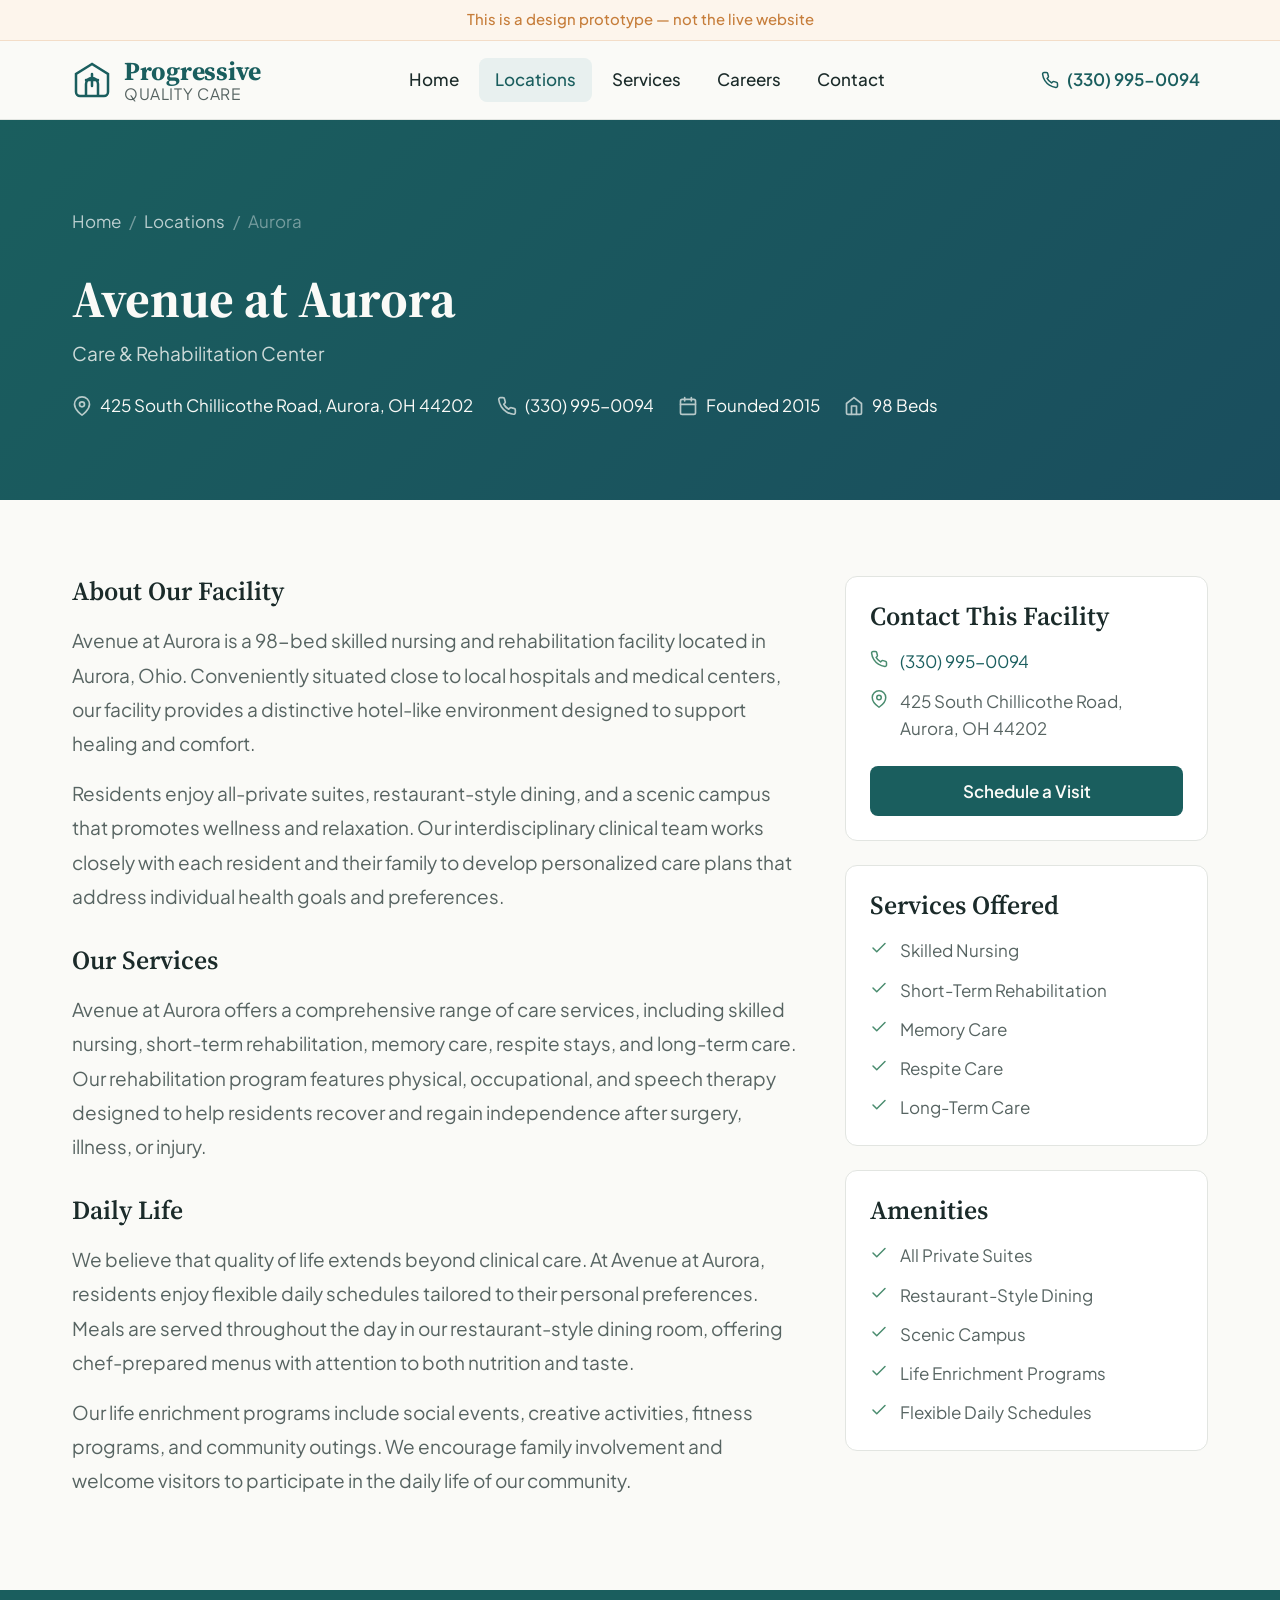
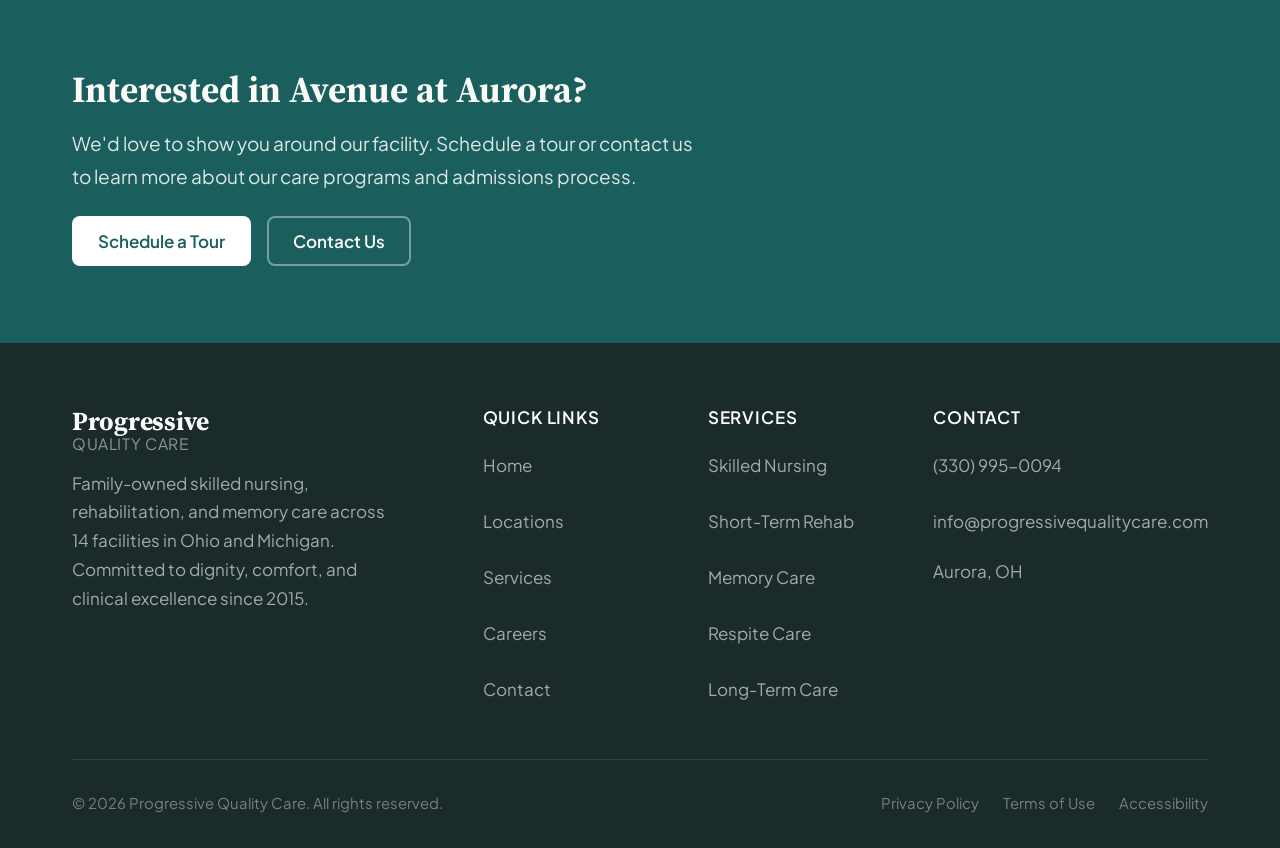
<file: _archive/progressive-quality-care/location-aurora.html>
<!DOCTYPE html>
<html lang="en">
<head>
  <meta charset="UTF-8">
  <meta name="viewport" content="width=device-width, initial-scale=1.0">
  <title>Avenue at Aurora — Progressive Quality Care</title>
  <meta name="description" content="Avenue at Aurora is a 98-bed skilled nursing, rehabilitation, and memory care facility in Aurora, Ohio. Hotel-like private suites, restaurant-style dining, and personalized care.">
  <link rel="preconnect" href="https://fonts.googleapis.com">
  <link rel="preconnect" href="https://fonts.gstatic.com" crossorigin>
  <link href="https://fonts.googleapis.com/css2?family=Plus+Jakarta+Sans:wght@300;400;500;600;700&family=Source+Serif+4:ital,opsz,wght@0,8..60,400;0,8..60,600;0,8..60,700;1,8..60,400&display=swap" rel="stylesheet">
  <link rel="stylesheet" href="./base.css">
  <link rel="stylesheet" href="./style.css">
</head>
<body>
  <a href="#main-content" class="skip-link">Skip to main content</a>

  <div class="demo-bar">This is a design prototype — not the live website</div>

  <header class="site-header">
    <div class="container header-inner">
      <a href="./index.html" class="logo" aria-label="Progressive Quality Care — Home">
        <svg class="logo-icon" viewBox="0 0 40 40" fill="none" aria-hidden="true">
          <path d="M20 4L4 14v18a4 4 0 004 4h24a4 4 0 004-4V14L20 4z" stroke="currentColor" stroke-width="2.5" fill="none"/>
          <path d="M20 14v12M14 20h12" stroke="currentColor" stroke-width="2.5" stroke-linecap="round"/>
          <path d="M14 36V24a6 6 0 0112 0v12" stroke="currentColor" stroke-width="2.5" fill="none"/>
        </svg>
        <div class="logo-text">Progressive<span>Quality Care</span></div>
      </a>
      <nav class="main-nav" aria-label="Main navigation">
        <ul>
          <li><a href="./index.html">Home</a></li>
          <li><a href="./locations.html" aria-current="page">Locations</a></li>
          <li><a href="./services.html">Services</a></li>
          <li><a href="./careers.html">Careers</a></li>
          <li><a href="./contact.html">Contact</a></li>
        </ul>
      </nav>
      <a href="tel:3309950094" class="header-phone" aria-label="Call us at (330) 995-0094">
        <svg width="18" height="18" viewBox="0 0 24 24" fill="none" stroke="currentColor" stroke-width="2" stroke-linecap="round" stroke-linejoin="round" aria-hidden="true"><path d="M22 16.92v3a2 2 0 01-2.18 2 19.79 19.79 0 01-8.63-3.07 19.5 19.5 0 01-6-6 19.79 19.79 0 01-3.07-8.67A2 2 0 014.11 2h3a2 2 0 012 1.72 12.84 12.84 0 00.7 2.81 2 2 0 01-.45 2.11L8.09 9.91a16 16 0 006 6l1.27-1.27a2 2 0 012.11-.45 12.84 12.84 0 002.81.7A2 2 0 0122 16.92z"/></svg>
        (330) 995-0094
      </a>
      <button class="mobile-toggle" aria-label="Open menu" aria-expanded="false" aria-controls="mobile-nav">
        <svg viewBox="0 0 24 24" fill="none" stroke="currentColor" stroke-width="2" stroke-linecap="round" aria-hidden="true"><line x1="3" y1="6" x2="21" y2="6"/><line x1="3" y1="12" x2="21" y2="12"/><line x1="3" y1="18" x2="21" y2="18"/></svg>
      </button>
    </div>
  </header>

  <div class="mobile-nav" id="mobile-nav" role="dialog" aria-label="Mobile navigation">
    <div class="mobile-nav-header">
      <div class="logo-text" style="color: var(--color-primary);">Progressive<span>Quality Care</span></div>
      <button class="mobile-nav-close" aria-label="Close menu">
        <svg width="24" height="24" viewBox="0 0 24 24" fill="none" stroke="currentColor" stroke-width="2" stroke-linecap="round" aria-hidden="true"><line x1="18" y1="6" x2="6" y2="18"/><line x1="6" y1="6" x2="18" y2="18"/></svg>
      </button>
    </div>
    <ul>
      <li><a href="./index.html">Home</a></li>
      <li><a href="./locations.html">Locations</a></li>
      <li><a href="./services.html">Services</a></li>
      <li><a href="./careers.html">Careers</a></li>
      <li><a href="./contact.html">Contact</a></li>
      <li><a href="tel:3309950094" class="nav-cta">Call (330) 995-0094</a></li>
    </ul>
  </div>

  <main id="main-content">
    <!-- Detail Hero -->
    <section class="detail-hero">
      <div class="container">
        <nav class="breadcrumb" aria-label="Breadcrumb">
          <a href="./index.html">Home</a>
          <span aria-hidden="true">/</span>
          <a href="./locations.html">Locations</a>
          <span aria-hidden="true">/</span>
          <span aria-current="page">Aurora</span>
        </nav>
        <h1 style="font-family: var(--font-display); font-size: var(--text-2xl); font-weight: 700; margin-bottom: var(--space-2);">Avenue at Aurora</h1>
        <p style="font-size: var(--text-base); opacity: 0.8;">Care &amp; Rehabilitation Center</p>
        <div class="detail-meta">
          <div class="detail-meta-item">
            <svg viewBox="0 0 24 24" fill="none" stroke="currentColor" stroke-width="2" stroke-linecap="round" stroke-linejoin="round" aria-hidden="true"><path d="M21 10c0 7-9 13-9 13s-9-6-9-13a9 9 0 0118 0z"/><circle cx="12" cy="10" r="3"/></svg>
            425 South Chillicothe Road, Aurora, OH 44202
          </div>
          <div class="detail-meta-item">
            <svg viewBox="0 0 24 24" fill="none" stroke="currentColor" stroke-width="2" stroke-linecap="round" stroke-linejoin="round" aria-hidden="true"><path d="M22 16.92v3a2 2 0 01-2.18 2 19.79 19.79 0 01-8.63-3.07 19.5 19.5 0 01-6-6 19.79 19.79 0 01-3.07-8.67A2 2 0 014.11 2h3a2 2 0 012 1.72 12.84 12.84 0 00.7 2.81 2 2 0 01-.45 2.11L8.09 9.91a16 16 0 006 6l1.27-1.27a2 2 0 012.11-.45 12.84 12.84 0 002.81.7A2 2 0 0122 16.92z"/></svg>
            <a href="tel:3309950094" style="color: inherit; text-decoration: none;">(330) 995-0094</a>
          </div>
          <div class="detail-meta-item">
            <svg viewBox="0 0 24 24" fill="none" stroke="currentColor" stroke-width="2" stroke-linecap="round" stroke-linejoin="round" aria-hidden="true"><rect x="3" y="4" width="18" height="18" rx="2" ry="2"/><line x1="16" y1="2" x2="16" y2="6"/><line x1="8" y1="2" x2="8" y2="6"/><line x1="3" y1="10" x2="21" y2="10"/></svg>
            Founded 2015
          </div>
          <div class="detail-meta-item">
            <svg viewBox="0 0 24 24" fill="none" stroke="currentColor" stroke-width="2" stroke-linecap="round" stroke-linejoin="round" aria-hidden="true"><path d="M3 9l9-7 9 7v11a2 2 0 01-2 2H5a2 2 0 01-2-2V9z"/><polyline points="9 22 9 12 15 12 15 22"/></svg>
            98 Beds
          </div>
        </div>
      </div>
    </section>

    <!-- Detail Content -->
    <section class="section">
      <div class="container">
        <div class="detail-grid">
          <!-- Main Content -->
          <div class="detail-content">
            <h2>About Our Facility</h2>
            <p>Avenue at Aurora is a 98-bed skilled nursing and rehabilitation facility located in Aurora, Ohio. Conveniently situated close to local hospitals and medical centers, our facility provides a distinctive hotel-like environment designed to support healing and comfort.</p>
            <p>Residents enjoy all-private suites, restaurant-style dining, and a scenic campus that promotes wellness and relaxation. Our interdisciplinary clinical team works closely with each resident and their family to develop personalized care plans that address individual health goals and preferences.</p>

            <h2>Our Services</h2>
            <p>Avenue at Aurora offers a comprehensive range of care services, including skilled nursing, short-term rehabilitation, memory care, respite stays, and long-term care. Our rehabilitation program features physical, occupational, and speech therapy designed to help residents recover and regain independence after surgery, illness, or injury.</p>

            <h2>Daily Life</h2>
            <p>We believe that quality of life extends beyond clinical care. At Avenue at Aurora, residents enjoy flexible daily schedules tailored to their personal preferences. Meals are served throughout the day in our restaurant-style dining room, offering chef-prepared menus with attention to both nutrition and taste.</p>
            <p>Our life enrichment programs include social events, creative activities, fitness programs, and community outings. We encourage family involvement and welcome visitors to participate in the daily life of our community.</p>
          </div>

          <!-- Sidebar -->
          <aside class="detail-sidebar">
            <!-- Contact Card -->
            <div class="sidebar-card">
              <h3>Contact This Facility</h3>
              <ul>
                <li>
                  <svg viewBox="0 0 24 24" fill="none" stroke="currentColor" stroke-width="2" stroke-linecap="round" stroke-linejoin="round" aria-hidden="true"><path d="M22 16.92v3a2 2 0 01-2.18 2 19.79 19.79 0 01-8.63-3.07 19.5 19.5 0 01-6-6 19.79 19.79 0 01-3.07-8.67A2 2 0 014.11 2h3a2 2 0 012 1.72 12.84 12.84 0 00.7 2.81 2 2 0 01-.45 2.11L8.09 9.91a16 16 0 006 6l1.27-1.27a2 2 0 012.11-.45 12.84 12.84 0 002.81.7A2 2 0 0122 16.92z"/></svg>
                  <a href="tel:3309950094" style="color: var(--color-primary); text-decoration: none;">(330) 995-0094</a>
                </li>
                <li>
                  <svg viewBox="0 0 24 24" fill="none" stroke="currentColor" stroke-width="2" stroke-linecap="round" stroke-linejoin="round" aria-hidden="true"><path d="M21 10c0 7-9 13-9 13s-9-6-9-13a9 9 0 0118 0z"/><circle cx="12" cy="10" r="3"/></svg>
                  425 South Chillicothe Road, Aurora, OH 44202
                </li>
              </ul>
              <a href="./contact.html" class="btn btn-primary mt-6" style="width: 100%;">Schedule a Visit</a>
            </div>

            <!-- Services Card -->
            <div class="sidebar-card">
              <h3>Services Offered</h3>
              <ul>
                <li>
                  <svg viewBox="0 0 24 24" fill="none" stroke="currentColor" stroke-width="2" stroke-linecap="round" stroke-linejoin="round" aria-hidden="true"><path d="M20 6L9 17l-5-5"/></svg>
                  Skilled Nursing
                </li>
                <li>
                  <svg viewBox="0 0 24 24" fill="none" stroke="currentColor" stroke-width="2" stroke-linecap="round" stroke-linejoin="round" aria-hidden="true"><path d="M20 6L9 17l-5-5"/></svg>
                  Short-Term Rehabilitation
                </li>
                <li>
                  <svg viewBox="0 0 24 24" fill="none" stroke="currentColor" stroke-width="2" stroke-linecap="round" stroke-linejoin="round" aria-hidden="true"><path d="M20 6L9 17l-5-5"/></svg>
                  Memory Care
                </li>
                <li>
                  <svg viewBox="0 0 24 24" fill="none" stroke="currentColor" stroke-width="2" stroke-linecap="round" stroke-linejoin="round" aria-hidden="true"><path d="M20 6L9 17l-5-5"/></svg>
                  Respite Care
                </li>
                <li>
                  <svg viewBox="0 0 24 24" fill="none" stroke="currentColor" stroke-width="2" stroke-linecap="round" stroke-linejoin="round" aria-hidden="true"><path d="M20 6L9 17l-5-5"/></svg>
                  Long-Term Care
                </li>
              </ul>
            </div>

            <!-- Amenities Card -->
            <div class="sidebar-card">
              <h3>Amenities</h3>
              <ul>
                <li>
                  <svg viewBox="0 0 24 24" fill="none" stroke="currentColor" stroke-width="2" stroke-linecap="round" stroke-linejoin="round" aria-hidden="true"><path d="M20 6L9 17l-5-5"/></svg>
                  All Private Suites
                </li>
                <li>
                  <svg viewBox="0 0 24 24" fill="none" stroke="currentColor" stroke-width="2" stroke-linecap="round" stroke-linejoin="round" aria-hidden="true"><path d="M20 6L9 17l-5-5"/></svg>
                  Restaurant-Style Dining
                </li>
                <li>
                  <svg viewBox="0 0 24 24" fill="none" stroke="currentColor" stroke-width="2" stroke-linecap="round" stroke-linejoin="round" aria-hidden="true"><path d="M20 6L9 17l-5-5"/></svg>
                  Scenic Campus
                </li>
                <li>
                  <svg viewBox="0 0 24 24" fill="none" stroke="currentColor" stroke-width="2" stroke-linecap="round" stroke-linejoin="round" aria-hidden="true"><path d="M20 6L9 17l-5-5"/></svg>
                  Life Enrichment Programs
                </li>
                <li>
                  <svg viewBox="0 0 24 24" fill="none" stroke="currentColor" stroke-width="2" stroke-linecap="round" stroke-linejoin="round" aria-hidden="true"><path d="M20 6L9 17l-5-5"/></svg>
                  Flexible Daily Schedules
                </li>
              </ul>
            </div>
          </aside>
        </div>
      </div>
    </section>

    <!-- CTA Section -->
    <section class="cta-section section">
      <div class="container">
        <div class="cta-content">
          <h2 class="section-title">Interested in Avenue at Aurora?</h2>
          <p class="section-desc">We'd love to show you around our facility. Schedule a tour or contact us to learn more about our care programs and admissions process.</p>
          <div class="hero-actions mt-6">
            <a href="./contact.html" class="btn btn-white">Schedule a Tour</a>
            <a href="./contact.html" class="btn btn-outline">Contact Us</a>
          </div>
        </div>
      </div>
    </section>
  </main>

  <footer class="site-footer">
    <div class="container">
      <div class="footer-grid">
        <div class="footer-brand">
          <div class="logo-text">Progressive<span>Quality Care</span></div>
          <p>Family-owned skilled nursing, rehabilitation, and memory care across 14 facilities in Ohio and Michigan. Committed to dignity, comfort, and clinical excellence since 2015.</p>
        </div>
        <div class="footer-column">
          <h4>Quick Links</h4>
          <ul>
            <li><a href="./index.html">Home</a></li>
            <li><a href="./locations.html">Locations</a></li>
            <li><a href="./services.html">Services</a></li>
            <li><a href="./careers.html">Careers</a></li>
            <li><a href="./contact.html">Contact</a></li>
          </ul>
        </div>
        <div class="footer-column">
          <h4>Services</h4>
          <ul>
            <li><a href="./services.html">Skilled Nursing</a></li>
            <li><a href="./services.html">Short-Term Rehab</a></li>
            <li><a href="./services.html">Memory Care</a></li>
            <li><a href="./services.html">Respite Care</a></li>
            <li><a href="./services.html">Long-Term Care</a></li>
          </ul>
        </div>
        <div class="footer-column">
          <h4>Contact</h4>
          <ul>
            <li><a href="tel:3309950094">(330) 995-0094</a></li>
            <li><a href="mailto:info@progressivequalitycare.com">info@progressivequalitycare.com</a></li>
            <li><span style="color: rgba(255,255,255,0.6); font-size: var(--text-sm);">Aurora, OH</span></li>
          </ul>
        </div>
      </div>
      <div class="footer-bottom">
        <span>&copy; 2026 Progressive Quality Care. All rights reserved.</span>
        <div style="display: flex; gap: var(--space-6); flex-wrap: wrap;">
          <a href="#">Privacy Policy</a>
          <a href="#">Terms of Use</a>
          <a href="#">Accessibility</a>
        </div>
      </div>
    </div>
  </footer>

  <script>
    document.addEventListener('DOMContentLoaded', function() {
      const toggle = document.querySelector('.mobile-toggle');
      const closeBtn = document.querySelector('.mobile-nav-close');
      const mobileNav = document.querySelector('.mobile-nav');
      if (toggle && mobileNav) {
        toggle.addEventListener('click', function() {
          mobileNav.classList.add('is-open');
          document.body.style.overflow = 'hidden';
          closeBtn.focus();
        });
        closeBtn.addEventListener('click', function() {
          mobileNav.classList.remove('is-open');
          document.body.style.overflow = '';
          toggle.focus();
        });
        mobileNav.addEventListener('click', function(e) {
          if (e.target.tagName === 'A') {
            mobileNav.classList.remove('is-open');
            document.body.style.overflow = '';
          }
        });
        document.addEventListener('keydown', function(e) {
          if (e.key === 'Escape' && mobileNav.classList.contains('is-open')) {
            mobileNav.classList.remove('is-open');
            document.body.style.overflow = '';
            toggle.focus();
          }
        });
      }
    });
  </script>
</body>
</html>
</file>
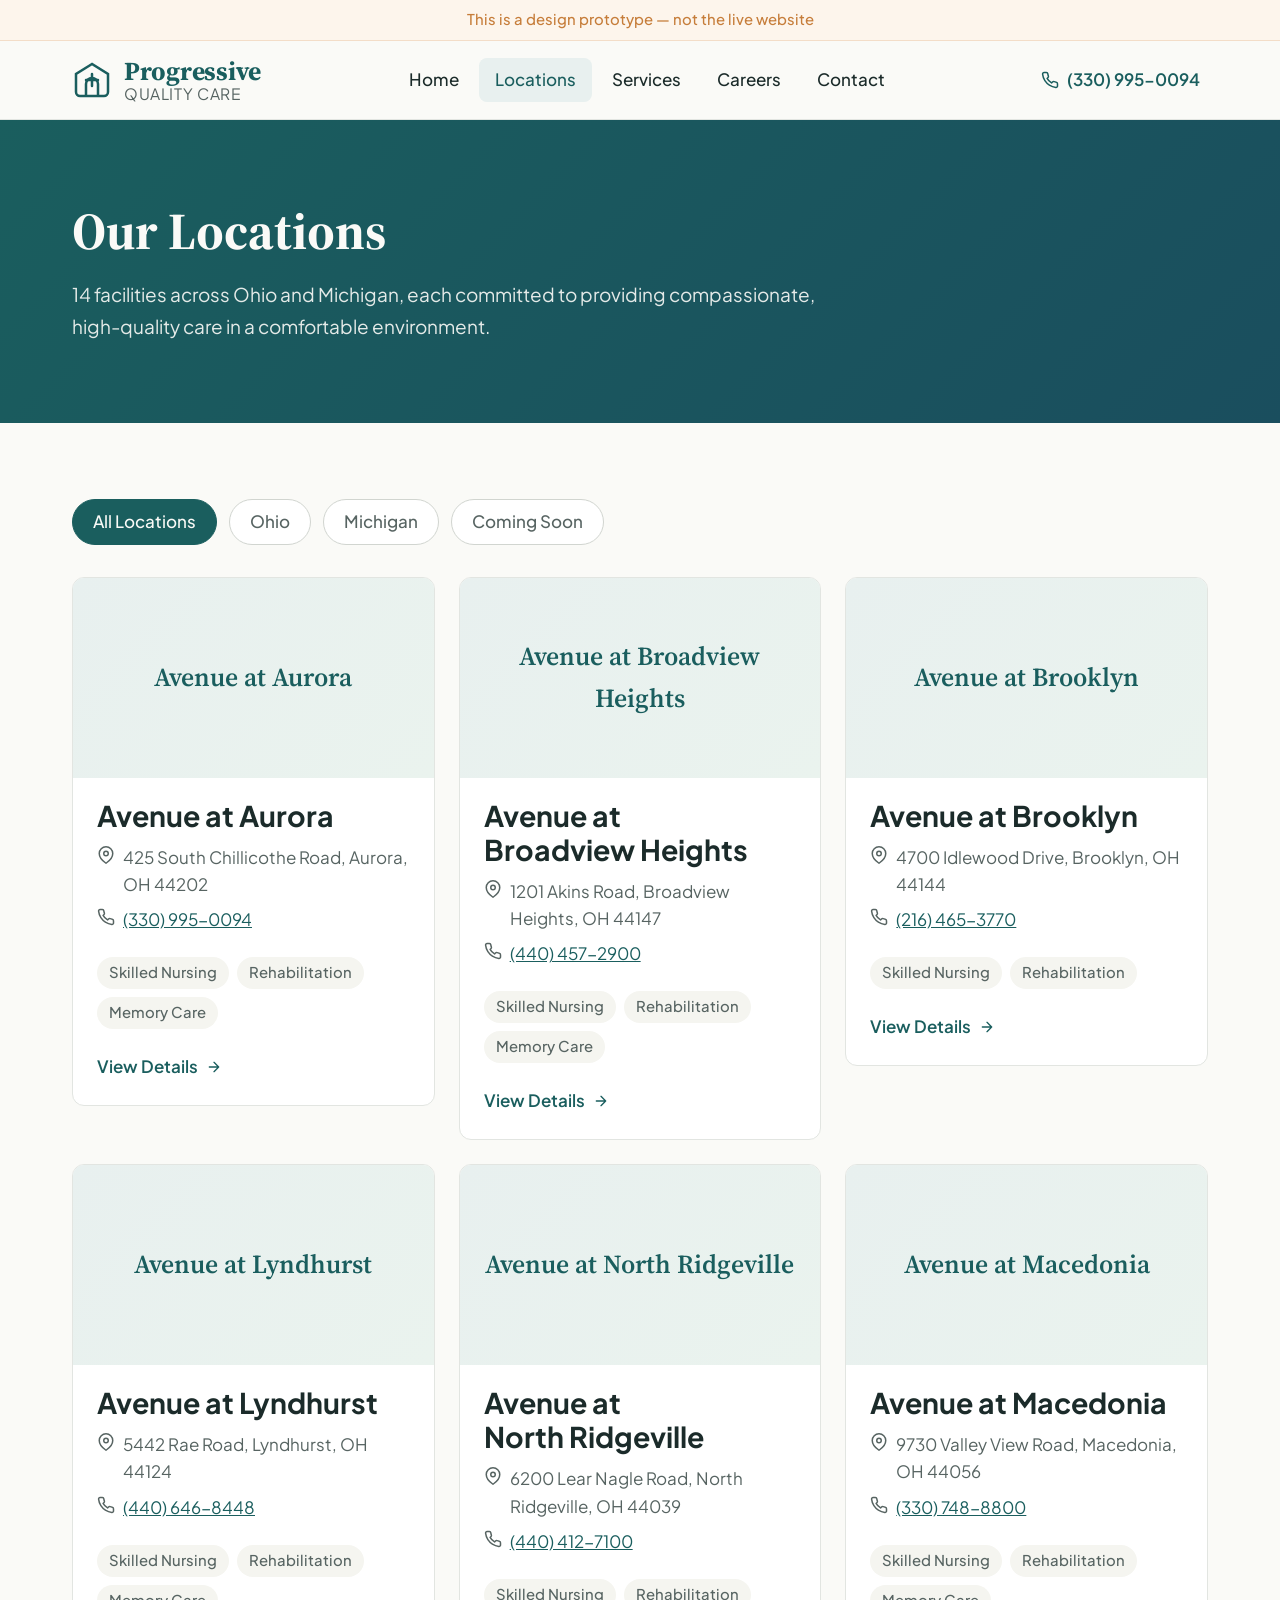
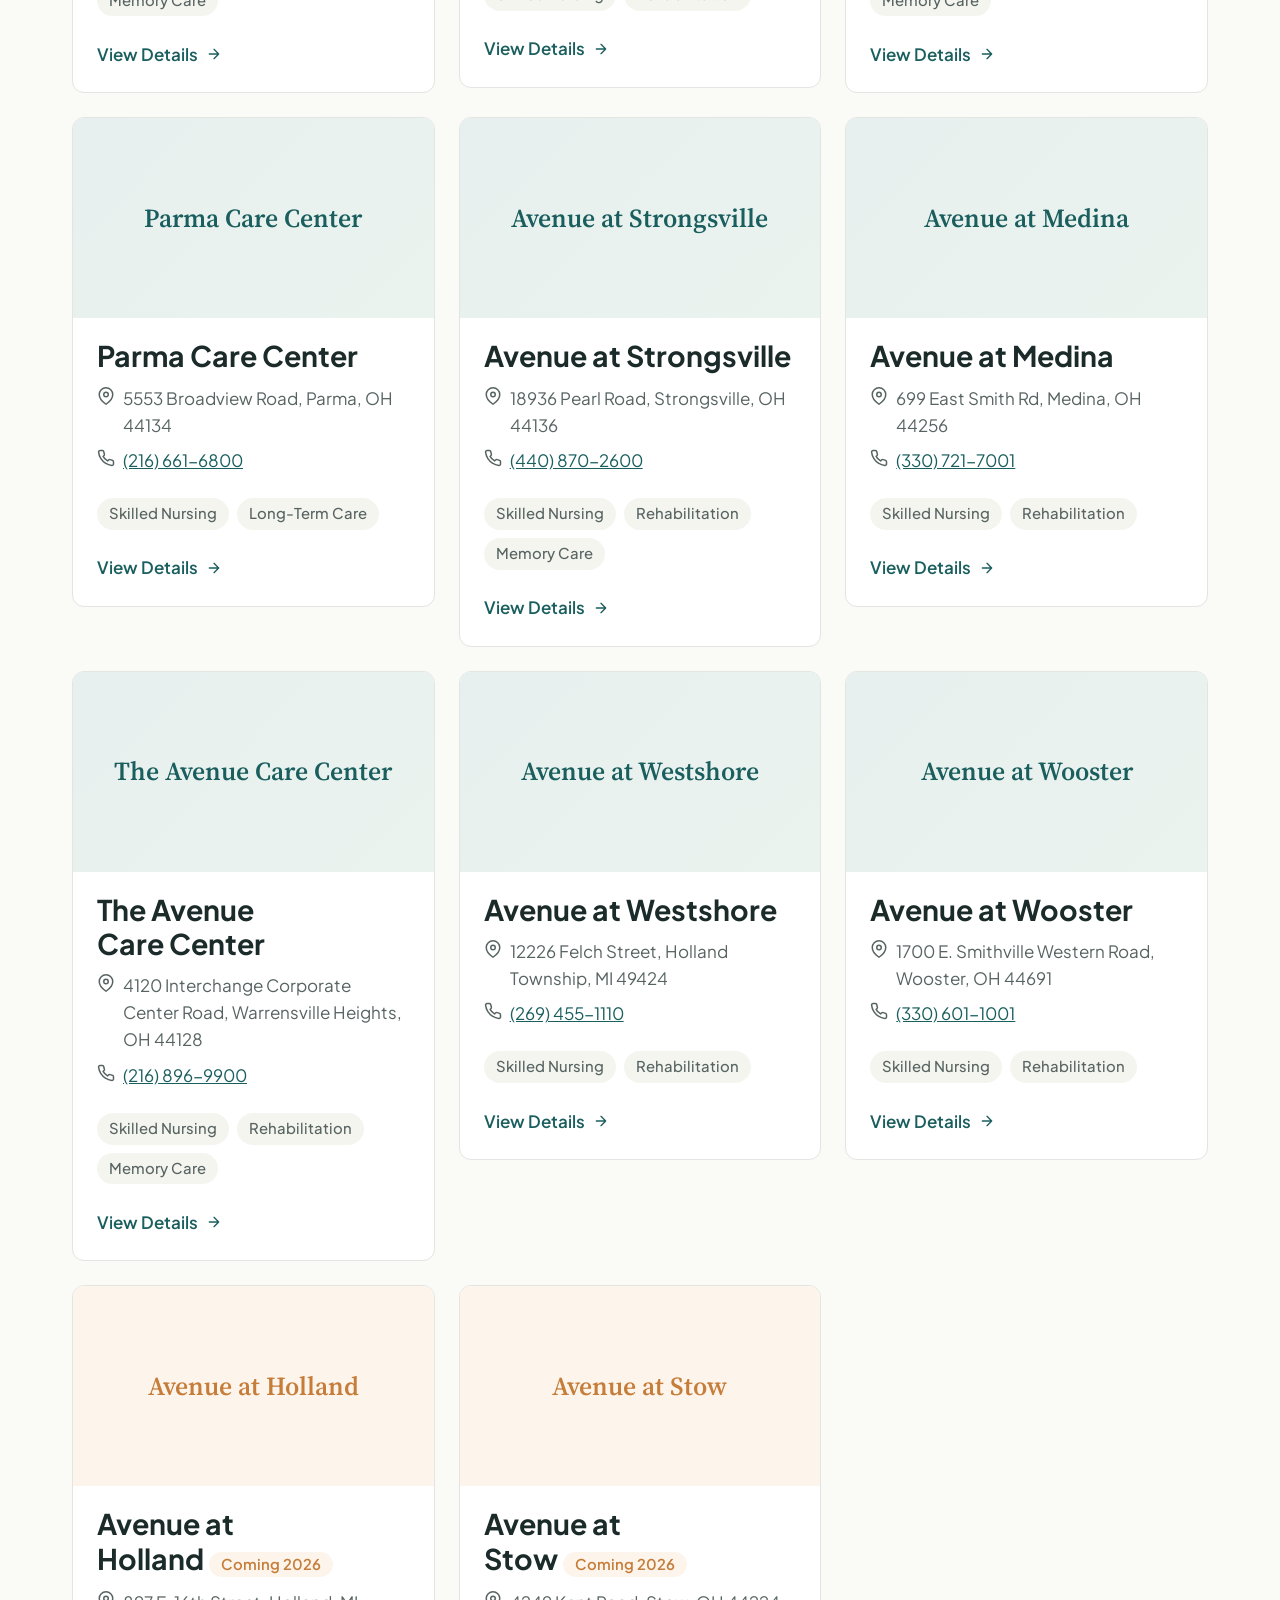
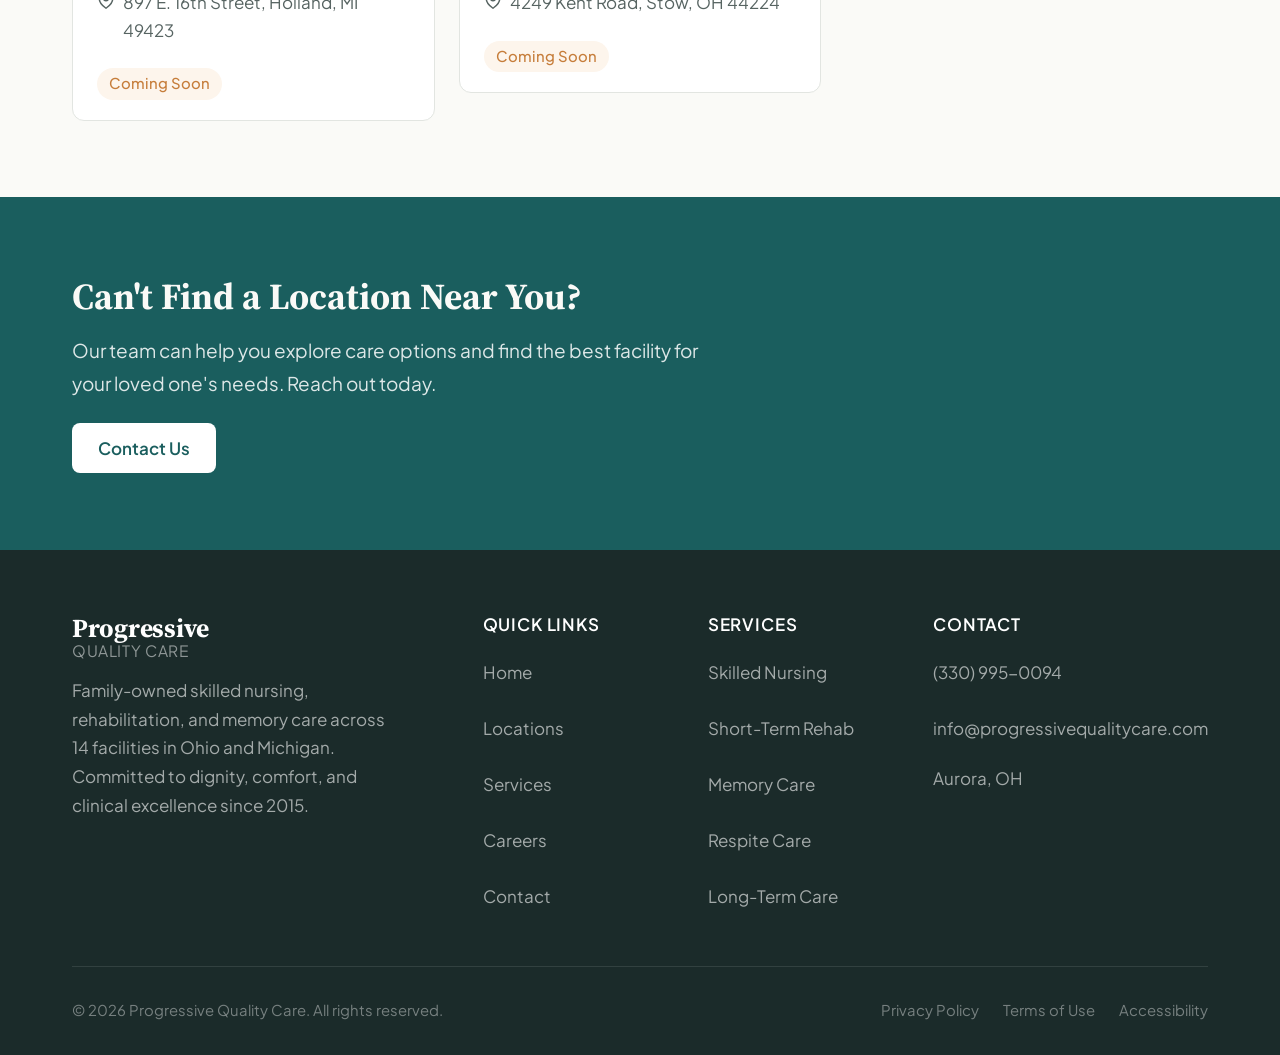
<file: _archive/progressive-quality-care/locations.html>
<!DOCTYPE html>
<html lang="en">
<head>
  <meta charset="UTF-8">
  <meta name="viewport" content="width=device-width, initial-scale=1.0">
  <title>Our Locations — Progressive Quality Care</title>
  <meta name="description" content="Find a Progressive Quality Care facility near you. 14 skilled nursing, rehabilitation, and memory care locations across Ohio and Michigan.">
  <link rel="preconnect" href="https://fonts.googleapis.com">
  <link rel="preconnect" href="https://fonts.gstatic.com" crossorigin>
  <link href="https://fonts.googleapis.com/css2?family=Plus+Jakarta+Sans:wght@300;400;500;600;700&family=Source+Serif+4:ital,opsz,wght@0,8..60,400;0,8..60,600;0,8..60,700;1,8..60,400&display=swap" rel="stylesheet">
  <link rel="stylesheet" href="./base.css">
  <link rel="stylesheet" href="./style.css">
</head>
<body>
  <a href="#main-content" class="skip-link">Skip to main content</a>

  <div class="demo-bar">This is a design prototype — not the live website</div>

  <header class="site-header">
    <div class="container header-inner">
      <a href="./index.html" class="logo" aria-label="Progressive Quality Care — Home">
        <svg class="logo-icon" viewBox="0 0 40 40" fill="none" aria-hidden="true">
          <path d="M20 4L4 14v18a4 4 0 004 4h24a4 4 0 004-4V14L20 4z" stroke="currentColor" stroke-width="2.5" fill="none"/>
          <path d="M20 14v12M14 20h12" stroke="currentColor" stroke-width="2.5" stroke-linecap="round"/>
          <path d="M14 36V24a6 6 0 0112 0v12" stroke="currentColor" stroke-width="2.5" fill="none"/>
        </svg>
        <div class="logo-text">Progressive<span>Quality Care</span></div>
      </a>
      <nav class="main-nav" aria-label="Main navigation">
        <ul>
          <li><a href="./index.html">Home</a></li>
          <li><a href="./locations.html" aria-current="page">Locations</a></li>
          <li><a href="./services.html">Services</a></li>
          <li><a href="./careers.html">Careers</a></li>
          <li><a href="./contact.html">Contact</a></li>
        </ul>
      </nav>
      <a href="tel:3309950094" class="header-phone" aria-label="Call us at (330) 995-0094">
        <svg width="18" height="18" viewBox="0 0 24 24" fill="none" stroke="currentColor" stroke-width="2" stroke-linecap="round" stroke-linejoin="round" aria-hidden="true"><path d="M22 16.92v3a2 2 0 01-2.18 2 19.79 19.79 0 01-8.63-3.07 19.5 19.5 0 01-6-6 19.79 19.79 0 01-3.07-8.67A2 2 0 014.11 2h3a2 2 0 012 1.72 12.84 12.84 0 00.7 2.81 2 2 0 01-.45 2.11L8.09 9.91a16 16 0 006 6l1.27-1.27a2 2 0 012.11-.45 12.84 12.84 0 002.81.7A2 2 0 0122 16.92z"/></svg>
        (330) 995-0094
      </a>
      <button class="mobile-toggle" aria-label="Open menu" aria-expanded="false" aria-controls="mobile-nav">
        <svg viewBox="0 0 24 24" fill="none" stroke="currentColor" stroke-width="2" stroke-linecap="round" aria-hidden="true"><line x1="3" y1="6" x2="21" y2="6"/><line x1="3" y1="12" x2="21" y2="12"/><line x1="3" y1="18" x2="21" y2="18"/></svg>
      </button>
    </div>
  </header>

  <div class="mobile-nav" id="mobile-nav" role="dialog" aria-label="Mobile navigation">
    <div class="mobile-nav-header">
      <div class="logo-text" style="color: var(--color-primary);">Progressive<span>Quality Care</span></div>
      <button class="mobile-nav-close" aria-label="Close menu">
        <svg width="24" height="24" viewBox="0 0 24 24" fill="none" stroke="currentColor" stroke-width="2" stroke-linecap="round" aria-hidden="true"><line x1="18" y1="6" x2="6" y2="18"/><line x1="6" y1="6" x2="18" y2="18"/></svg>
      </button>
    </div>
    <ul>
      <li><a href="./index.html">Home</a></li>
      <li><a href="./locations.html">Locations</a></li>
      <li><a href="./services.html">Services</a></li>
      <li><a href="./careers.html">Careers</a></li>
      <li><a href="./contact.html">Contact</a></li>
      <li><a href="tel:3309950094" class="nav-cta">Call (330) 995-0094</a></li>
    </ul>
  </div>

  <main id="main-content">
    <!-- Page Hero -->
    <section class="detail-hero">
      <div class="container">
        <h1 style="font-family: var(--font-display); font-size: var(--text-2xl); font-weight: 700; margin-bottom: var(--space-4);">Our Locations</h1>
        <p style="font-size: var(--text-base); opacity: 0.9; max-width: 55ch; line-height: 1.7;">14 facilities across Ohio and Michigan, each committed to providing compassionate, high-quality care in a comfortable environment.</p>
      </div>
    </section>

    <!-- Location Directory -->
    <section class="section">
      <div class="container">
        <!-- Filter Bar -->
        <div class="filter-bar" role="group" aria-label="Filter locations">
          <button class="filter-btn active" data-filter="all">All Locations</button>
          <button class="filter-btn" data-filter="OH">Ohio</button>
          <button class="filter-btn" data-filter="MI">Michigan</button>
          <button class="filter-btn" data-filter="coming-soon">Coming Soon</button>
        </div>

        <!-- Location Grid -->
        <div class="grid-3">
          <!-- 1. Avenue at Aurora -->
          <div class="location-card-wrapper" data-state="OH" data-status="active">
            <div class="card location-card">
              <div class="location-card-img" aria-hidden="true">Avenue at Aurora</div>
              <div class="location-card-body">
                <h2>Avenue at Aurora</h2>
                <div class="location-card-meta">
                  <span>
                    <svg viewBox="0 0 24 24" fill="none" stroke="currentColor" stroke-width="2" stroke-linecap="round" stroke-linejoin="round" aria-hidden="true"><path d="M21 10c0 7-9 13-9 13s-9-6-9-13a9 9 0 0118 0z"/><circle cx="12" cy="10" r="3"/></svg>
                    425 South Chillicothe Road, Aurora, OH 44202
                  </span>
                  <span>
                    <svg viewBox="0 0 24 24" fill="none" stroke="currentColor" stroke-width="2" stroke-linecap="round" stroke-linejoin="round" aria-hidden="true"><path d="M22 16.92v3a2 2 0 01-2.18 2 19.79 19.79 0 01-8.63-3.07 19.5 19.5 0 01-6-6 19.79 19.79 0 01-3.07-8.67A2 2 0 014.11 2h3a2 2 0 012 1.72 12.84 12.84 0 00.7 2.81 2 2 0 01-.45 2.11L8.09 9.91a16 16 0 006 6l1.27-1.27a2 2 0 012.11-.45 12.84 12.84 0 002.81.7A2 2 0 0122 16.92z"/></svg>
                    <a href="tel:3309950094">(330) 995-0094</a>
                  </span>
                </div>
                <div class="location-card-services">
                  <span class="tag">Skilled Nursing</span>
                  <span class="tag">Rehabilitation</span>
                  <span class="tag">Memory Care</span>
                </div>
                <a href="./location-aurora.html" class="location-card-link">View Details <svg viewBox="0 0 24 24" fill="none" stroke="currentColor" stroke-width="2" stroke-linecap="round" stroke-linejoin="round" aria-hidden="true"><path d="M5 12h14M12 5l7 7-7 7"/></svg></a>
              </div>
            </div>
          </div>

          <!-- 2. Avenue at Broadview Heights -->
          <div class="location-card-wrapper" data-state="OH" data-status="active">
            <div class="card location-card">
              <div class="location-card-img" aria-hidden="true">Avenue at Broadview Heights</div>
              <div class="location-card-body">
                <h2>Avenue at Broadview Heights</h2>
                <div class="location-card-meta">
                  <span>
                    <svg viewBox="0 0 24 24" fill="none" stroke="currentColor" stroke-width="2" stroke-linecap="round" stroke-linejoin="round" aria-hidden="true"><path d="M21 10c0 7-9 13-9 13s-9-6-9-13a9 9 0 0118 0z"/><circle cx="12" cy="10" r="3"/></svg>
                    1201 Akins Road, Broadview Heights, OH 44147
                  </span>
                  <span>
                    <svg viewBox="0 0 24 24" fill="none" stroke="currentColor" stroke-width="2" stroke-linecap="round" stroke-linejoin="round" aria-hidden="true"><path d="M22 16.92v3a2 2 0 01-2.18 2 19.79 19.79 0 01-8.63-3.07 19.5 19.5 0 01-6-6 19.79 19.79 0 01-3.07-8.67A2 2 0 014.11 2h3a2 2 0 012 1.72 12.84 12.84 0 00.7 2.81 2 2 0 01-.45 2.11L8.09 9.91a16 16 0 006 6l1.27-1.27a2 2 0 012.11-.45 12.84 12.84 0 002.81.7A2 2 0 0122 16.92z"/></svg>
                    <a href="tel:4404572900">(440) 457-2900</a>
                  </span>
                </div>
                <div class="location-card-services">
                  <span class="tag">Skilled Nursing</span>
                  <span class="tag">Rehabilitation</span>
                  <span class="tag">Memory Care</span>
                </div>
                <a href="./locations.html" class="location-card-link">View Details <svg viewBox="0 0 24 24" fill="none" stroke="currentColor" stroke-width="2" stroke-linecap="round" stroke-linejoin="round" aria-hidden="true"><path d="M5 12h14M12 5l7 7-7 7"/></svg></a>
              </div>
            </div>
          </div>

          <!-- 3. Avenue at Brooklyn -->
          <div class="location-card-wrapper" data-state="OH" data-status="active">
            <div class="card location-card">
              <div class="location-card-img" aria-hidden="true">Avenue at Brooklyn</div>
              <div class="location-card-body">
                <h2>Avenue at Brooklyn</h2>
                <div class="location-card-meta">
                  <span>
                    <svg viewBox="0 0 24 24" fill="none" stroke="currentColor" stroke-width="2" stroke-linecap="round" stroke-linejoin="round" aria-hidden="true"><path d="M21 10c0 7-9 13-9 13s-9-6-9-13a9 9 0 0118 0z"/><circle cx="12" cy="10" r="3"/></svg>
                    4700 Idlewood Drive, Brooklyn, OH 44144
                  </span>
                  <span>
                    <svg viewBox="0 0 24 24" fill="none" stroke="currentColor" stroke-width="2" stroke-linecap="round" stroke-linejoin="round" aria-hidden="true"><path d="M22 16.92v3a2 2 0 01-2.18 2 19.79 19.79 0 01-8.63-3.07 19.5 19.5 0 01-6-6 19.79 19.79 0 01-3.07-8.67A2 2 0 014.11 2h3a2 2 0 012 1.72 12.84 12.84 0 00.7 2.81 2 2 0 01-.45 2.11L8.09 9.91a16 16 0 006 6l1.27-1.27a2 2 0 012.11-.45 12.84 12.84 0 002.81.7A2 2 0 0122 16.92z"/></svg>
                    <a href="tel:2164653770">(216) 465-3770</a>
                  </span>
                </div>
                <div class="location-card-services">
                  <span class="tag">Skilled Nursing</span>
                  <span class="tag">Rehabilitation</span>
                </div>
                <a href="./locations.html" class="location-card-link">View Details <svg viewBox="0 0 24 24" fill="none" stroke="currentColor" stroke-width="2" stroke-linecap="round" stroke-linejoin="round" aria-hidden="true"><path d="M5 12h14M12 5l7 7-7 7"/></svg></a>
              </div>
            </div>
          </div>

          <!-- 4. Avenue at Lyndhurst -->
          <div class="location-card-wrapper" data-state="OH" data-status="active">
            <div class="card location-card">
              <div class="location-card-img" aria-hidden="true">Avenue at Lyndhurst</div>
              <div class="location-card-body">
                <h2>Avenue at Lyndhurst</h2>
                <div class="location-card-meta">
                  <span>
                    <svg viewBox="0 0 24 24" fill="none" stroke="currentColor" stroke-width="2" stroke-linecap="round" stroke-linejoin="round" aria-hidden="true"><path d="M21 10c0 7-9 13-9 13s-9-6-9-13a9 9 0 0118 0z"/><circle cx="12" cy="10" r="3"/></svg>
                    5442 Rae Road, Lyndhurst, OH 44124
                  </span>
                  <span>
                    <svg viewBox="0 0 24 24" fill="none" stroke="currentColor" stroke-width="2" stroke-linecap="round" stroke-linejoin="round" aria-hidden="true"><path d="M22 16.92v3a2 2 0 01-2.18 2 19.79 19.79 0 01-8.63-3.07 19.5 19.5 0 01-6-6 19.79 19.79 0 01-3.07-8.67A2 2 0 014.11 2h3a2 2 0 012 1.72 12.84 12.84 0 00.7 2.81 2 2 0 01-.45 2.11L8.09 9.91a16 16 0 006 6l1.27-1.27a2 2 0 012.11-.45 12.84 12.84 0 002.81.7A2 2 0 0122 16.92z"/></svg>
                    <a href="tel:4406468448">(440) 646-8448</a>
                  </span>
                </div>
                <div class="location-card-services">
                  <span class="tag">Skilled Nursing</span>
                  <span class="tag">Rehabilitation</span>
                  <span class="tag">Memory Care</span>
                </div>
                <a href="./locations.html" class="location-card-link">View Details <svg viewBox="0 0 24 24" fill="none" stroke="currentColor" stroke-width="2" stroke-linecap="round" stroke-linejoin="round" aria-hidden="true"><path d="M5 12h14M12 5l7 7-7 7"/></svg></a>
              </div>
            </div>
          </div>

          <!-- 5. Avenue at North Ridgeville -->
          <div class="location-card-wrapper" data-state="OH" data-status="active">
            <div class="card location-card">
              <div class="location-card-img" aria-hidden="true">Avenue at North Ridgeville</div>
              <div class="location-card-body">
                <h2>Avenue at North Ridgeville</h2>
                <div class="location-card-meta">
                  <span>
                    <svg viewBox="0 0 24 24" fill="none" stroke="currentColor" stroke-width="2" stroke-linecap="round" stroke-linejoin="round" aria-hidden="true"><path d="M21 10c0 7-9 13-9 13s-9-6-9-13a9 9 0 0118 0z"/><circle cx="12" cy="10" r="3"/></svg>
                    6200 Lear Nagle Road, North Ridgeville, OH 44039
                  </span>
                  <span>
                    <svg viewBox="0 0 24 24" fill="none" stroke="currentColor" stroke-width="2" stroke-linecap="round" stroke-linejoin="round" aria-hidden="true"><path d="M22 16.92v3a2 2 0 01-2.18 2 19.79 19.79 0 01-8.63-3.07 19.5 19.5 0 01-6-6 19.79 19.79 0 01-3.07-8.67A2 2 0 014.11 2h3a2 2 0 012 1.72 12.84 12.84 0 00.7 2.81 2 2 0 01-.45 2.11L8.09 9.91a16 16 0 006 6l1.27-1.27a2 2 0 012.11-.45 12.84 12.84 0 002.81.7A2 2 0 0122 16.92z"/></svg>
                    <a href="tel:4404127100">(440) 412-7100</a>
                  </span>
                </div>
                <div class="location-card-services">
                  <span class="tag">Skilled Nursing</span>
                  <span class="tag">Rehabilitation</span>
                </div>
                <a href="./locations.html" class="location-card-link">View Details <svg viewBox="0 0 24 24" fill="none" stroke="currentColor" stroke-width="2" stroke-linecap="round" stroke-linejoin="round" aria-hidden="true"><path d="M5 12h14M12 5l7 7-7 7"/></svg></a>
              </div>
            </div>
          </div>

          <!-- 6. Avenue at Macedonia -->
          <div class="location-card-wrapper" data-state="OH" data-status="active">
            <div class="card location-card">
              <div class="location-card-img" aria-hidden="true">Avenue at Macedonia</div>
              <div class="location-card-body">
                <h2>Avenue at Macedonia</h2>
                <div class="location-card-meta">
                  <span>
                    <svg viewBox="0 0 24 24" fill="none" stroke="currentColor" stroke-width="2" stroke-linecap="round" stroke-linejoin="round" aria-hidden="true"><path d="M21 10c0 7-9 13-9 13s-9-6-9-13a9 9 0 0118 0z"/><circle cx="12" cy="10" r="3"/></svg>
                    9730 Valley View Road, Macedonia, OH 44056
                  </span>
                  <span>
                    <svg viewBox="0 0 24 24" fill="none" stroke="currentColor" stroke-width="2" stroke-linecap="round" stroke-linejoin="round" aria-hidden="true"><path d="M22 16.92v3a2 2 0 01-2.18 2 19.79 19.79 0 01-8.63-3.07 19.5 19.5 0 01-6-6 19.79 19.79 0 01-3.07-8.67A2 2 0 014.11 2h3a2 2 0 012 1.72 12.84 12.84 0 00.7 2.81 2 2 0 01-.45 2.11L8.09 9.91a16 16 0 006 6l1.27-1.27a2 2 0 012.11-.45 12.84 12.84 0 002.81.7A2 2 0 0122 16.92z"/></svg>
                    <a href="tel:3307488800">(330) 748-8800</a>
                  </span>
                </div>
                <div class="location-card-services">
                  <span class="tag">Skilled Nursing</span>
                  <span class="tag">Rehabilitation</span>
                  <span class="tag">Memory Care</span>
                </div>
                <a href="./locations.html" class="location-card-link">View Details <svg viewBox="0 0 24 24" fill="none" stroke="currentColor" stroke-width="2" stroke-linecap="round" stroke-linejoin="round" aria-hidden="true"><path d="M5 12h14M12 5l7 7-7 7"/></svg></a>
              </div>
            </div>
          </div>

          <!-- 7. Parma Care Center -->
          <div class="location-card-wrapper" data-state="OH" data-status="active">
            <div class="card location-card">
              <div class="location-card-img" aria-hidden="true">Parma Care Center</div>
              <div class="location-card-body">
                <h2>Parma Care Center</h2>
                <div class="location-card-meta">
                  <span>
                    <svg viewBox="0 0 24 24" fill="none" stroke="currentColor" stroke-width="2" stroke-linecap="round" stroke-linejoin="round" aria-hidden="true"><path d="M21 10c0 7-9 13-9 13s-9-6-9-13a9 9 0 0118 0z"/><circle cx="12" cy="10" r="3"/></svg>
                    5553 Broadview Road, Parma, OH 44134
                  </span>
                  <span>
                    <svg viewBox="0 0 24 24" fill="none" stroke="currentColor" stroke-width="2" stroke-linecap="round" stroke-linejoin="round" aria-hidden="true"><path d="M22 16.92v3a2 2 0 01-2.18 2 19.79 19.79 0 01-8.63-3.07 19.5 19.5 0 01-6-6 19.79 19.79 0 01-3.07-8.67A2 2 0 014.11 2h3a2 2 0 012 1.72 12.84 12.84 0 00.7 2.81 2 2 0 01-.45 2.11L8.09 9.91a16 16 0 006 6l1.27-1.27a2 2 0 012.11-.45 12.84 12.84 0 002.81.7A2 2 0 0122 16.92z"/></svg>
                    <a href="tel:2166616800">(216) 661-6800</a>
                  </span>
                </div>
                <div class="location-card-services">
                  <span class="tag">Skilled Nursing</span>
                  <span class="tag">Long-Term Care</span>
                </div>
                <a href="./locations.html" class="location-card-link">View Details <svg viewBox="0 0 24 24" fill="none" stroke="currentColor" stroke-width="2" stroke-linecap="round" stroke-linejoin="round" aria-hidden="true"><path d="M5 12h14M12 5l7 7-7 7"/></svg></a>
              </div>
            </div>
          </div>

          <!-- 8. Avenue at Strongsville -->
          <div class="location-card-wrapper" data-state="OH" data-status="active">
            <div class="card location-card">
              <div class="location-card-img" aria-hidden="true">Avenue at Strongsville</div>
              <div class="location-card-body">
                <h2>Avenue at Strongsville</h2>
                <div class="location-card-meta">
                  <span>
                    <svg viewBox="0 0 24 24" fill="none" stroke="currentColor" stroke-width="2" stroke-linecap="round" stroke-linejoin="round" aria-hidden="true"><path d="M21 10c0 7-9 13-9 13s-9-6-9-13a9 9 0 0118 0z"/><circle cx="12" cy="10" r="3"/></svg>
                    18936 Pearl Road, Strongsville, OH 44136
                  </span>
                  <span>
                    <svg viewBox="0 0 24 24" fill="none" stroke="currentColor" stroke-width="2" stroke-linecap="round" stroke-linejoin="round" aria-hidden="true"><path d="M22 16.92v3a2 2 0 01-2.18 2 19.79 19.79 0 01-8.63-3.07 19.5 19.5 0 01-6-6 19.79 19.79 0 01-3.07-8.67A2 2 0 014.11 2h3a2 2 0 012 1.72 12.84 12.84 0 00.7 2.81 2 2 0 01-.45 2.11L8.09 9.91a16 16 0 006 6l1.27-1.27a2 2 0 012.11-.45 12.84 12.84 0 002.81.7A2 2 0 0122 16.92z"/></svg>
                    <a href="tel:4408702600">(440) 870-2600</a>
                  </span>
                </div>
                <div class="location-card-services">
                  <span class="tag">Skilled Nursing</span>
                  <span class="tag">Rehabilitation</span>
                  <span class="tag">Memory Care</span>
                </div>
                <a href="./locations.html" class="location-card-link">View Details <svg viewBox="0 0 24 24" fill="none" stroke="currentColor" stroke-width="2" stroke-linecap="round" stroke-linejoin="round" aria-hidden="true"><path d="M5 12h14M12 5l7 7-7 7"/></svg></a>
              </div>
            </div>
          </div>

          <!-- 9. Avenue at Medina -->
          <div class="location-card-wrapper" data-state="OH" data-status="active">
            <div class="card location-card">
              <div class="location-card-img" aria-hidden="true">Avenue at Medina</div>
              <div class="location-card-body">
                <h2>Avenue at Medina</h2>
                <div class="location-card-meta">
                  <span>
                    <svg viewBox="0 0 24 24" fill="none" stroke="currentColor" stroke-width="2" stroke-linecap="round" stroke-linejoin="round" aria-hidden="true"><path d="M21 10c0 7-9 13-9 13s-9-6-9-13a9 9 0 0118 0z"/><circle cx="12" cy="10" r="3"/></svg>
                    699 East Smith Rd, Medina, OH 44256
                  </span>
                  <span>
                    <svg viewBox="0 0 24 24" fill="none" stroke="currentColor" stroke-width="2" stroke-linecap="round" stroke-linejoin="round" aria-hidden="true"><path d="M22 16.92v3a2 2 0 01-2.18 2 19.79 19.79 0 01-8.63-3.07 19.5 19.5 0 01-6-6 19.79 19.79 0 01-3.07-8.67A2 2 0 014.11 2h3a2 2 0 012 1.72 12.84 12.84 0 00.7 2.81 2 2 0 01-.45 2.11L8.09 9.91a16 16 0 006 6l1.27-1.27a2 2 0 012.11-.45 12.84 12.84 0 002.81.7A2 2 0 0122 16.92z"/></svg>
                    <a href="tel:3307217001">(330) 721-7001</a>
                  </span>
                </div>
                <div class="location-card-services">
                  <span class="tag">Skilled Nursing</span>
                  <span class="tag">Rehabilitation</span>
                </div>
                <a href="./locations.html" class="location-card-link">View Details <svg viewBox="0 0 24 24" fill="none" stroke="currentColor" stroke-width="2" stroke-linecap="round" stroke-linejoin="round" aria-hidden="true"><path d="M5 12h14M12 5l7 7-7 7"/></svg></a>
              </div>
            </div>
          </div>

          <!-- 10. The Avenue Care Center -->
          <div class="location-card-wrapper" data-state="OH" data-status="active">
            <div class="card location-card">
              <div class="location-card-img" aria-hidden="true">The Avenue Care Center</div>
              <div class="location-card-body">
                <h2>The Avenue Care Center</h2>
                <div class="location-card-meta">
                  <span>
                    <svg viewBox="0 0 24 24" fill="none" stroke="currentColor" stroke-width="2" stroke-linecap="round" stroke-linejoin="round" aria-hidden="true"><path d="M21 10c0 7-9 13-9 13s-9-6-9-13a9 9 0 0118 0z"/><circle cx="12" cy="10" r="3"/></svg>
                    4120 Interchange Corporate Center Road, Warrensville Heights, OH 44128
                  </span>
                  <span>
                    <svg viewBox="0 0 24 24" fill="none" stroke="currentColor" stroke-width="2" stroke-linecap="round" stroke-linejoin="round" aria-hidden="true"><path d="M22 16.92v3a2 2 0 01-2.18 2 19.79 19.79 0 01-8.63-3.07 19.5 19.5 0 01-6-6 19.79 19.79 0 01-3.07-8.67A2 2 0 014.11 2h3a2 2 0 012 1.72 12.84 12.84 0 00.7 2.81 2 2 0 01-.45 2.11L8.09 9.91a16 16 0 006 6l1.27-1.27a2 2 0 012.11-.45 12.84 12.84 0 002.81.7A2 2 0 0122 16.92z"/></svg>
                    <a href="tel:2168969900">(216) 896-9900</a>
                  </span>
                </div>
                <div class="location-card-services">
                  <span class="tag">Skilled Nursing</span>
                  <span class="tag">Rehabilitation</span>
                  <span class="tag">Memory Care</span>
                </div>
                <a href="./locations.html" class="location-card-link">View Details <svg viewBox="0 0 24 24" fill="none" stroke="currentColor" stroke-width="2" stroke-linecap="round" stroke-linejoin="round" aria-hidden="true"><path d="M5 12h14M12 5l7 7-7 7"/></svg></a>
              </div>
            </div>
          </div>

          <!-- 11. Avenue at Westshore -->
          <div class="location-card-wrapper" data-state="MI" data-status="active">
            <div class="card location-card">
              <div class="location-card-img" aria-hidden="true">Avenue at Westshore</div>
              <div class="location-card-body">
                <h2>Avenue at Westshore</h2>
                <div class="location-card-meta">
                  <span>
                    <svg viewBox="0 0 24 24" fill="none" stroke="currentColor" stroke-width="2" stroke-linecap="round" stroke-linejoin="round" aria-hidden="true"><path d="M21 10c0 7-9 13-9 13s-9-6-9-13a9 9 0 0118 0z"/><circle cx="12" cy="10" r="3"/></svg>
                    12226 Felch Street, Holland Township, MI 49424
                  </span>
                  <span>
                    <svg viewBox="0 0 24 24" fill="none" stroke="currentColor" stroke-width="2" stroke-linecap="round" stroke-linejoin="round" aria-hidden="true"><path d="M22 16.92v3a2 2 0 01-2.18 2 19.79 19.79 0 01-8.63-3.07 19.5 19.5 0 01-6-6 19.79 19.79 0 01-3.07-8.67A2 2 0 014.11 2h3a2 2 0 012 1.72 12.84 12.84 0 00.7 2.81 2 2 0 01-.45 2.11L8.09 9.91a16 16 0 006 6l1.27-1.27a2 2 0 012.11-.45 12.84 12.84 0 002.81.7A2 2 0 0122 16.92z"/></svg>
                    <a href="tel:2694551110">(269) 455-1110</a>
                  </span>
                </div>
                <div class="location-card-services">
                  <span class="tag">Skilled Nursing</span>
                  <span class="tag">Rehabilitation</span>
                </div>
                <a href="./locations.html" class="location-card-link">View Details <svg viewBox="0 0 24 24" fill="none" stroke="currentColor" stroke-width="2" stroke-linecap="round" stroke-linejoin="round" aria-hidden="true"><path d="M5 12h14M12 5l7 7-7 7"/></svg></a>
              </div>
            </div>
          </div>

          <!-- 12. Avenue at Wooster -->
          <div class="location-card-wrapper" data-state="OH" data-status="active">
            <div class="card location-card">
              <div class="location-card-img" aria-hidden="true">Avenue at Wooster</div>
              <div class="location-card-body">
                <h2>Avenue at Wooster</h2>
                <div class="location-card-meta">
                  <span>
                    <svg viewBox="0 0 24 24" fill="none" stroke="currentColor" stroke-width="2" stroke-linecap="round" stroke-linejoin="round" aria-hidden="true"><path d="M21 10c0 7-9 13-9 13s-9-6-9-13a9 9 0 0118 0z"/><circle cx="12" cy="10" r="3"/></svg>
                    1700 E. Smithville Western Road, Wooster, OH 44691
                  </span>
                  <span>
                    <svg viewBox="0 0 24 24" fill="none" stroke="currentColor" stroke-width="2" stroke-linecap="round" stroke-linejoin="round" aria-hidden="true"><path d="M22 16.92v3a2 2 0 01-2.18 2 19.79 19.79 0 01-8.63-3.07 19.5 19.5 0 01-6-6 19.79 19.79 0 01-3.07-8.67A2 2 0 014.11 2h3a2 2 0 012 1.72 12.84 12.84 0 00.7 2.81 2 2 0 01-.45 2.11L8.09 9.91a16 16 0 006 6l1.27-1.27a2 2 0 012.11-.45 12.84 12.84 0 002.81.7A2 2 0 0122 16.92z"/></svg>
                    <a href="tel:3306011001">(330) 601-1001</a>
                  </span>
                </div>
                <div class="location-card-services">
                  <span class="tag">Skilled Nursing</span>
                  <span class="tag">Rehabilitation</span>
                </div>
                <a href="./locations.html" class="location-card-link">View Details <svg viewBox="0 0 24 24" fill="none" stroke="currentColor" stroke-width="2" stroke-linecap="round" stroke-linejoin="round" aria-hidden="true"><path d="M5 12h14M12 5l7 7-7 7"/></svg></a>
              </div>
            </div>
          </div>

          <!-- 13. Avenue at Holland (Coming Soon) -->
          <div class="location-card-wrapper" data-state="MI" data-status="coming-soon">
            <div class="card location-card">
              <div class="location-card-img" aria-hidden="true" style="background: linear-gradient(135deg, var(--color-warm-light) 0%, #FDF5EC 100%); color: var(--color-warm);">Avenue at Holland</div>
              <div class="location-card-body">
                <h2>Avenue at Holland <span class="badge-coming-soon">Coming 2026</span></h2>
                <div class="location-card-meta">
                  <span>
                    <svg viewBox="0 0 24 24" fill="none" stroke="currentColor" stroke-width="2" stroke-linecap="round" stroke-linejoin="round" aria-hidden="true"><path d="M21 10c0 7-9 13-9 13s-9-6-9-13a9 9 0 0118 0z"/><circle cx="12" cy="10" r="3"/></svg>
                    897 E. 16th Street, Holland, MI 49423
                  </span>
                </div>
                <div class="location-card-services">
                  <span class="tag tag-warm">Coming Soon</span>
                </div>
              </div>
            </div>
          </div>

          <!-- 14. Avenue at Stow (Coming Soon) -->
          <div class="location-card-wrapper" data-state="OH" data-status="coming-soon">
            <div class="card location-card">
              <div class="location-card-img" aria-hidden="true" style="background: linear-gradient(135deg, var(--color-warm-light) 0%, #FDF5EC 100%); color: var(--color-warm);">Avenue at Stow</div>
              <div class="location-card-body">
                <h2>Avenue at Stow <span class="badge-coming-soon">Coming 2026</span></h2>
                <div class="location-card-meta">
                  <span>
                    <svg viewBox="0 0 24 24" fill="none" stroke="currentColor" stroke-width="2" stroke-linecap="round" stroke-linejoin="round" aria-hidden="true"><path d="M21 10c0 7-9 13-9 13s-9-6-9-13a9 9 0 0118 0z"/><circle cx="12" cy="10" r="3"/></svg>
                    4249 Kent Road, Stow, OH 44224
                  </span>
                </div>
                <div class="location-card-services">
                  <span class="tag tag-warm">Coming Soon</span>
                </div>
              </div>
            </div>
          </div>
        </div>
      </div>
    </section>

    <!-- CTA Section -->
    <section class="cta-section section">
      <div class="container">
        <div class="cta-content">
          <h2 class="section-title">Can't Find a Location Near You?</h2>
          <p class="section-desc">Our team can help you explore care options and find the best facility for your loved one's needs. Reach out today.</p>
          <div class="hero-actions mt-6">
            <a href="./contact.html" class="btn btn-white">Contact Us</a>
          </div>
        </div>
      </div>
    </section>
  </main>

  <footer class="site-footer">
    <div class="container">
      <div class="footer-grid">
        <div class="footer-brand">
          <div class="logo-text">Progressive<span>Quality Care</span></div>
          <p>Family-owned skilled nursing, rehabilitation, and memory care across 14 facilities in Ohio and Michigan. Committed to dignity, comfort, and clinical excellence since 2015.</p>
        </div>
        <div class="footer-column">
          <h4>Quick Links</h4>
          <ul>
            <li><a href="./index.html">Home</a></li>
            <li><a href="./locations.html">Locations</a></li>
            <li><a href="./services.html">Services</a></li>
            <li><a href="./careers.html">Careers</a></li>
            <li><a href="./contact.html">Contact</a></li>
          </ul>
        </div>
        <div class="footer-column">
          <h4>Services</h4>
          <ul>
            <li><a href="./services.html">Skilled Nursing</a></li>
            <li><a href="./services.html">Short-Term Rehab</a></li>
            <li><a href="./services.html">Memory Care</a></li>
            <li><a href="./services.html">Respite Care</a></li>
            <li><a href="./services.html">Long-Term Care</a></li>
          </ul>
        </div>
        <div class="footer-column">
          <h4>Contact</h4>
          <ul>
            <li><a href="tel:3309950094">(330) 995-0094</a></li>
            <li><a href="mailto:info@progressivequalitycare.com">info@progressivequalitycare.com</a></li>
            <li><span style="color: rgba(255,255,255,0.6); font-size: var(--text-sm);">Aurora, OH</span></li>
          </ul>
        </div>
      </div>
      <div class="footer-bottom">
        <span>&copy; 2026 Progressive Quality Care. All rights reserved.</span>
        <div style="display: flex; gap: var(--space-6); flex-wrap: wrap;">
          <a href="#">Privacy Policy</a>
          <a href="#">Terms of Use</a>
          <a href="#">Accessibility</a>
        </div>
      </div>
    </div>
  </footer>

  <script>
    document.addEventListener('DOMContentLoaded', function() {
      const toggle = document.querySelector('.mobile-toggle');
      const closeBtn = document.querySelector('.mobile-nav-close');
      const mobileNav = document.querySelector('.mobile-nav');
      if (toggle && mobileNav) {
        toggle.addEventListener('click', function() {
          mobileNav.classList.add('is-open');
          document.body.style.overflow = 'hidden';
          closeBtn.focus();
        });
        closeBtn.addEventListener('click', function() {
          mobileNav.classList.remove('is-open');
          document.body.style.overflow = '';
          toggle.focus();
        });
        mobileNav.addEventListener('click', function(e) {
          if (e.target.tagName === 'A') {
            mobileNav.classList.remove('is-open');
            document.body.style.overflow = '';
          }
        });
        document.addEventListener('keydown', function(e) {
          if (e.key === 'Escape' && mobileNav.classList.contains('is-open')) {
            mobileNav.classList.remove('is-open');
            document.body.style.overflow = '';
            toggle.focus();
          }
        });
      }

      // Location filter
      document.querySelectorAll('.filter-btn').forEach(function(btn) {
        btn.addEventListener('click', function() {
          document.querySelectorAll('.filter-btn').forEach(b => b.classList.remove('active'));
          btn.classList.add('active');
          const filter = btn.getAttribute('data-filter');
          document.querySelectorAll('.location-card-wrapper').forEach(function(card) {
            if (filter === 'all') { card.style.display = ''; return; }
            if (filter === 'coming-soon') {
              card.style.display = card.getAttribute('data-status') === 'coming-soon' ? '' : 'none';
              return;
            }
            card.style.display = card.getAttribute('data-state') === filter ? '' : 'none';
          });
        });
      });
    });
  </script>
</body>
</html>
</file>
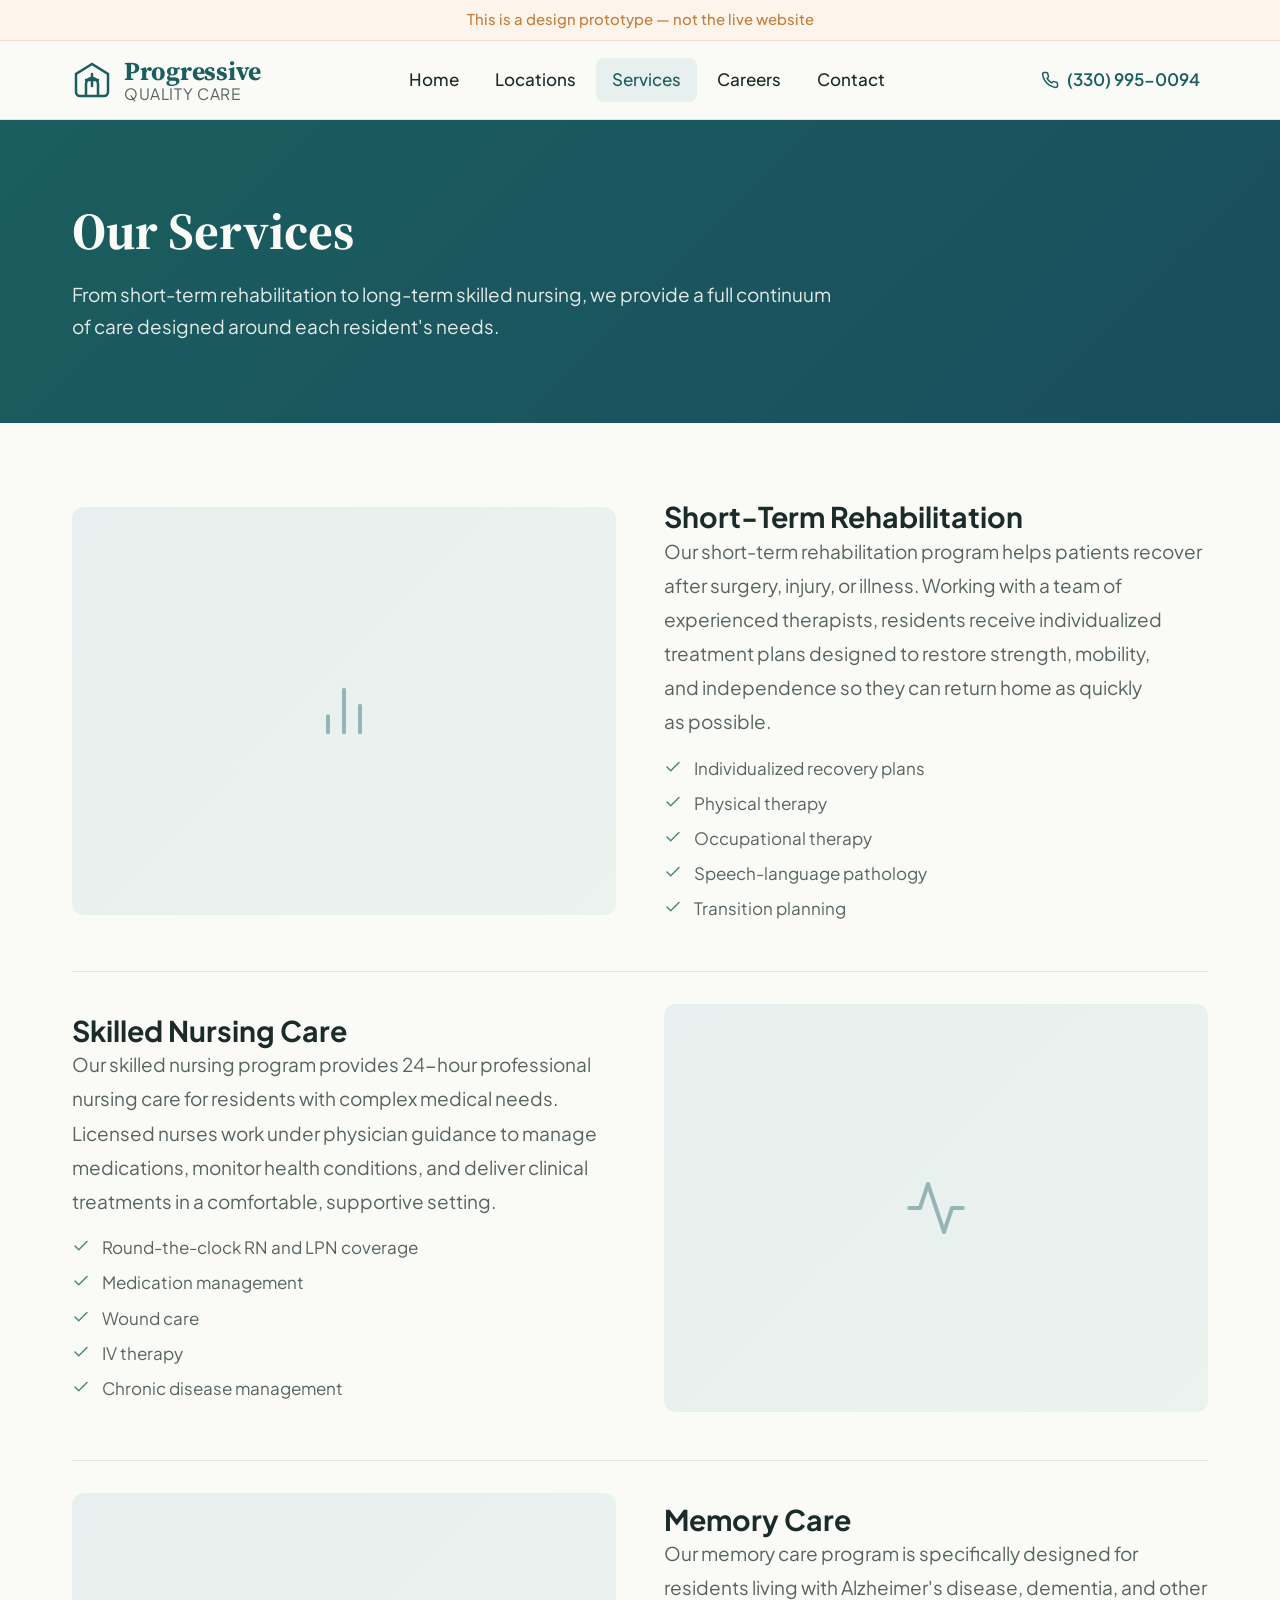
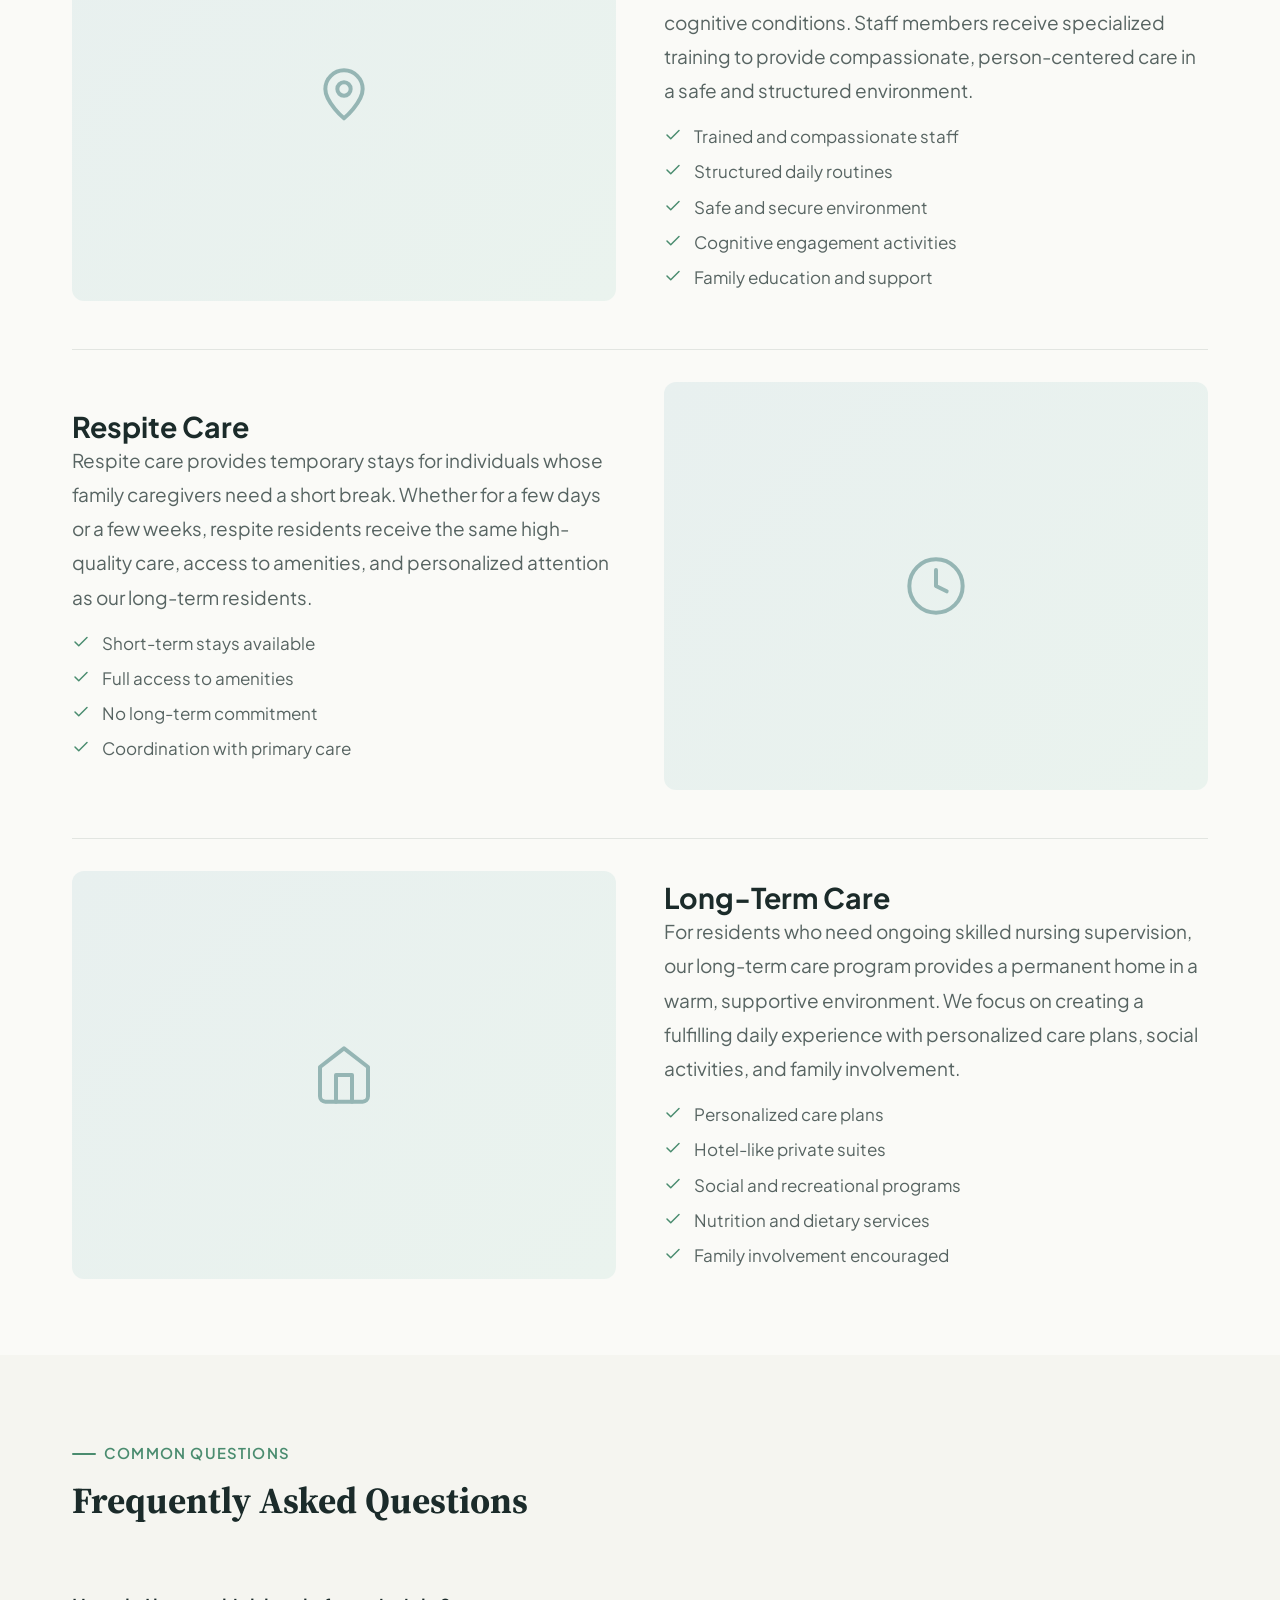
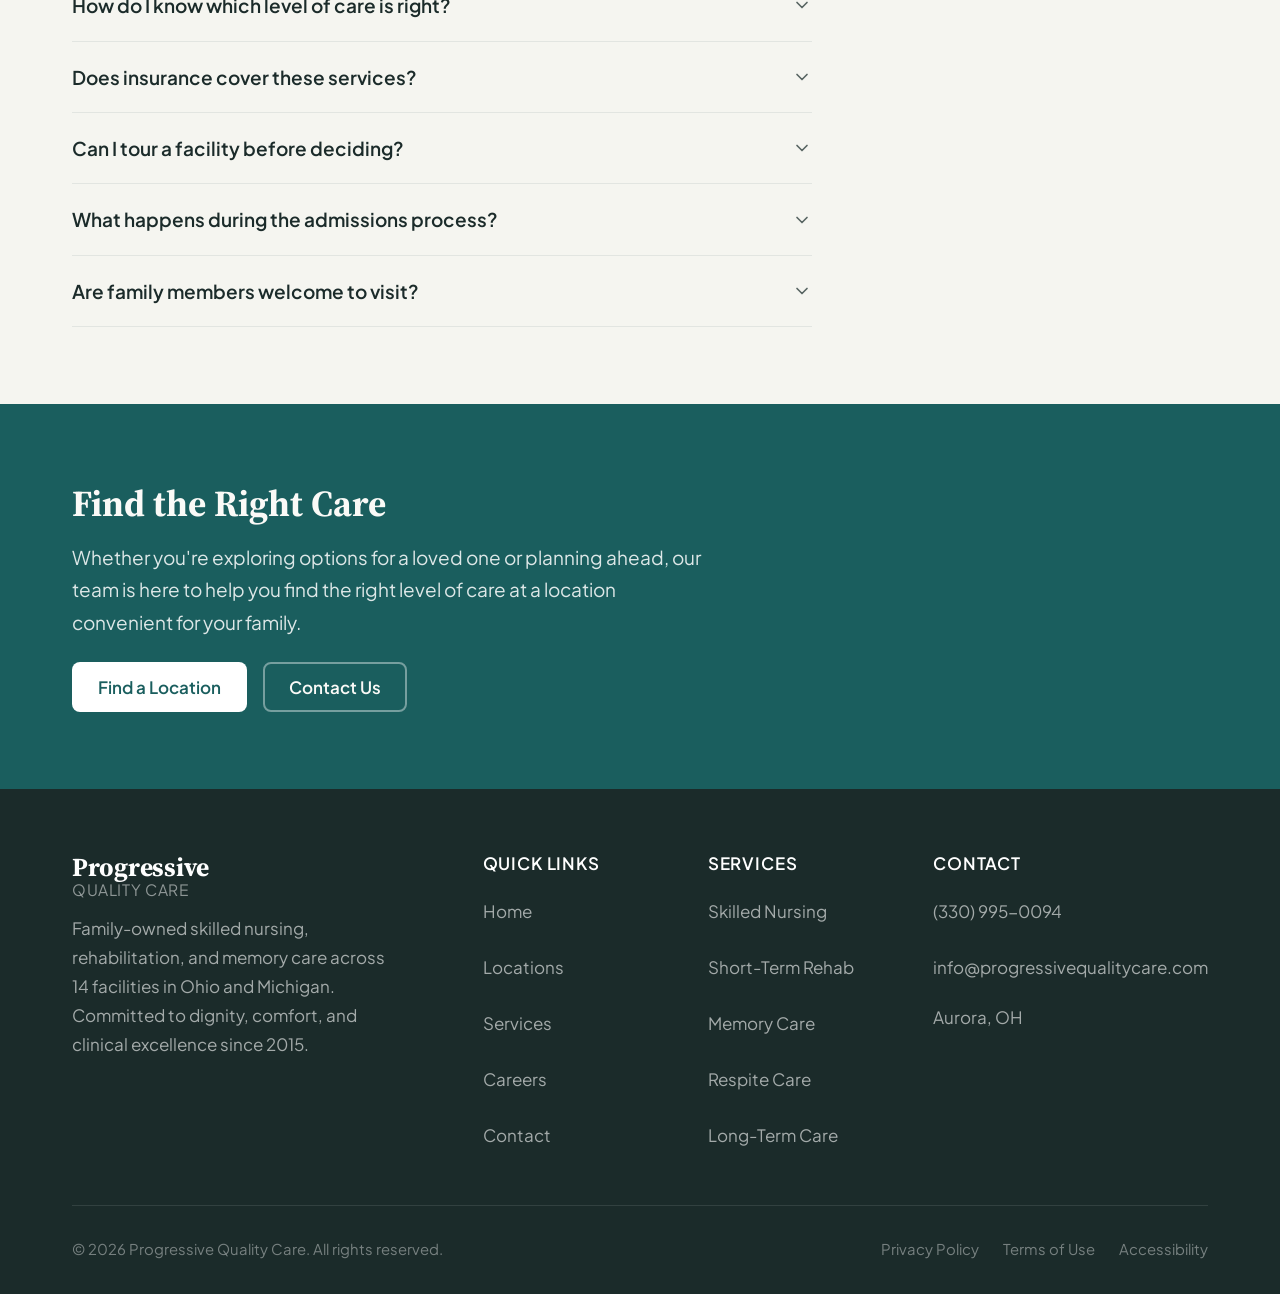
<file: _archive/progressive-quality-care/services.html>
<!DOCTYPE html>
<html lang="en">
<head>
  <meta charset="UTF-8">
  <meta name="viewport" content="width=device-width, initial-scale=1.0">
  <title>Our Services — Progressive Quality Care</title>
  <meta name="description" content="Progressive Quality Care offers skilled nursing, short-term rehabilitation, memory care, respite care, and long-term care across 14 facilities in Ohio and Michigan.">
  <link rel="preconnect" href="https://fonts.googleapis.com">
  <link rel="preconnect" href="https://fonts.gstatic.com" crossorigin>
  <link href="https://fonts.googleapis.com/css2?family=Plus+Jakarta+Sans:wght@300;400;500;600;700&family=Source+Serif+4:ital,opsz,wght@0,8..60,400;0,8..60,600;0,8..60,700;1,8..60,400&display=swap" rel="stylesheet">
  <link rel="stylesheet" href="./base.css">
  <link rel="stylesheet" href="./style.css">
</head>
<body>
  <a href="#main-content" class="skip-link">Skip to main content</a>

  <div class="demo-bar">This is a design prototype — not the live website</div>

  <header class="site-header">
    <div class="container header-inner">
      <a href="./index.html" class="logo" aria-label="Progressive Quality Care — Home">
        <svg class="logo-icon" viewBox="0 0 40 40" fill="none" aria-hidden="true">
          <path d="M20 4L4 14v18a4 4 0 004 4h24a4 4 0 004-4V14L20 4z" stroke="currentColor" stroke-width="2.5" fill="none"/>
          <path d="M20 14v12M14 20h12" stroke="currentColor" stroke-width="2.5" stroke-linecap="round"/>
          <path d="M14 36V24a6 6 0 0112 0v12" stroke="currentColor" stroke-width="2.5" fill="none"/>
        </svg>
        <div class="logo-text">Progressive<span>Quality Care</span></div>
      </a>
      <nav class="main-nav" aria-label="Main navigation">
        <ul>
          <li><a href="./index.html">Home</a></li>
          <li><a href="./locations.html">Locations</a></li>
          <li><a href="./services.html" aria-current="page">Services</a></li>
          <li><a href="./careers.html">Careers</a></li>
          <li><a href="./contact.html">Contact</a></li>
        </ul>
      </nav>
      <a href="tel:3309950094" class="header-phone" aria-label="Call us at (330) 995-0094">
        <svg width="18" height="18" viewBox="0 0 24 24" fill="none" stroke="currentColor" stroke-width="2" stroke-linecap="round" stroke-linejoin="round" aria-hidden="true"><path d="M22 16.92v3a2 2 0 01-2.18 2 19.79 19.79 0 01-8.63-3.07 19.5 19.5 0 01-6-6 19.79 19.79 0 01-3.07-8.67A2 2 0 014.11 2h3a2 2 0 012 1.72 12.84 12.84 0 00.7 2.81 2 2 0 01-.45 2.11L8.09 9.91a16 16 0 006 6l1.27-1.27a2 2 0 012.11-.45 12.84 12.84 0 002.81.7A2 2 0 0122 16.92z"/></svg>
        (330) 995-0094
      </a>
      <button class="mobile-toggle" aria-label="Open menu" aria-expanded="false" aria-controls="mobile-nav">
        <svg viewBox="0 0 24 24" fill="none" stroke="currentColor" stroke-width="2" stroke-linecap="round" aria-hidden="true"><line x1="3" y1="6" x2="21" y2="6"/><line x1="3" y1="12" x2="21" y2="12"/><line x1="3" y1="18" x2="21" y2="18"/></svg>
      </button>
    </div>
  </header>

  <div class="mobile-nav" id="mobile-nav" role="dialog" aria-label="Mobile navigation">
    <div class="mobile-nav-header">
      <div class="logo-text" style="color: var(--color-primary);">Progressive<span>Quality Care</span></div>
      <button class="mobile-nav-close" aria-label="Close menu">
        <svg width="24" height="24" viewBox="0 0 24 24" fill="none" stroke="currentColor" stroke-width="2" stroke-linecap="round" aria-hidden="true"><line x1="18" y1="6" x2="6" y2="18"/><line x1="6" y1="6" x2="18" y2="18"/></svg>
      </button>
    </div>
    <ul>
      <li><a href="./index.html">Home</a></li>
      <li><a href="./locations.html">Locations</a></li>
      <li><a href="./services.html">Services</a></li>
      <li><a href="./careers.html">Careers</a></li>
      <li><a href="./contact.html">Contact</a></li>
      <li><a href="tel:3309950094" class="nav-cta">Call (330) 995-0094</a></li>
    </ul>
  </div>

  <main id="main-content">
    <!-- Page Hero -->
    <section class="detail-hero">
      <div class="container">
        <h1 style="font-family: var(--font-display); font-size: var(--text-2xl); font-weight: 700; margin-bottom: var(--space-4);">Our Services</h1>
        <p style="font-size: var(--text-base); opacity: 0.9; max-width: 55ch; line-height: 1.7;">From short-term rehabilitation to long-term skilled nursing, we provide a full continuum of care designed around each resident's needs.</p>
      </div>
    </section>

    <!-- Service Detail Blocks -->
    <section class="section">
      <div class="container">
        <!-- Short-Term Rehabilitation -->
        <div class="service-detail mb-8" style="padding-bottom: var(--space-12); border-bottom: 1px solid var(--color-divider);">
          <div class="service-visual" aria-hidden="true">
            <svg viewBox="0 0 24 24" fill="none" stroke="currentColor" stroke-width="1.5" stroke-linecap="round" stroke-linejoin="round"><path d="M18 20V10M12 20V4M6 20v-6"/></svg>
          </div>
          <div class="service-text">
            <h2>Short-Term Rehabilitation</h2>
            <p>Our short-term rehabilitation program helps patients recover after surgery, injury, or illness. Working with a team of experienced therapists, residents receive individualized treatment plans designed to restore strength, mobility, and independence so they can return home as quickly as possible.</p>
            <ul class="service-list">
              <li>
                <svg viewBox="0 0 24 24" fill="none" stroke="currentColor" stroke-width="2" stroke-linecap="round" stroke-linejoin="round" aria-hidden="true"><path d="M20 6L9 17l-5-5"/></svg>
                Individualized recovery plans
              </li>
              <li>
                <svg viewBox="0 0 24 24" fill="none" stroke="currentColor" stroke-width="2" stroke-linecap="round" stroke-linejoin="round" aria-hidden="true"><path d="M20 6L9 17l-5-5"/></svg>
                Physical therapy
              </li>
              <li>
                <svg viewBox="0 0 24 24" fill="none" stroke="currentColor" stroke-width="2" stroke-linecap="round" stroke-linejoin="round" aria-hidden="true"><path d="M20 6L9 17l-5-5"/></svg>
                Occupational therapy
              </li>
              <li>
                <svg viewBox="0 0 24 24" fill="none" stroke="currentColor" stroke-width="2" stroke-linecap="round" stroke-linejoin="round" aria-hidden="true"><path d="M20 6L9 17l-5-5"/></svg>
                Speech-language pathology
              </li>
              <li>
                <svg viewBox="0 0 24 24" fill="none" stroke="currentColor" stroke-width="2" stroke-linecap="round" stroke-linejoin="round" aria-hidden="true"><path d="M20 6L9 17l-5-5"/></svg>
                Transition planning
              </li>
            </ul>
          </div>
        </div>

        <!-- Skilled Nursing Care -->
        <div class="service-detail reverse mb-8" style="padding-bottom: var(--space-12); border-bottom: 1px solid var(--color-divider);">
          <div class="service-visual" aria-hidden="true">
            <svg viewBox="0 0 24 24" fill="none" stroke="currentColor" stroke-width="1.5" stroke-linecap="round" stroke-linejoin="round"><path d="M22 12h-4l-3 9L9 3l-3 9H2"/></svg>
          </div>
          <div class="service-text">
            <h2>Skilled Nursing Care</h2>
            <p>Our skilled nursing program provides 24-hour professional nursing care for residents with complex medical needs. Licensed nurses work under physician guidance to manage medications, monitor health conditions, and deliver clinical treatments in a comfortable, supportive setting.</p>
            <ul class="service-list">
              <li>
                <svg viewBox="0 0 24 24" fill="none" stroke="currentColor" stroke-width="2" stroke-linecap="round" stroke-linejoin="round" aria-hidden="true"><path d="M20 6L9 17l-5-5"/></svg>
                Round-the-clock RN and LPN coverage
              </li>
              <li>
                <svg viewBox="0 0 24 24" fill="none" stroke="currentColor" stroke-width="2" stroke-linecap="round" stroke-linejoin="round" aria-hidden="true"><path d="M20 6L9 17l-5-5"/></svg>
                Medication management
              </li>
              <li>
                <svg viewBox="0 0 24 24" fill="none" stroke="currentColor" stroke-width="2" stroke-linecap="round" stroke-linejoin="round" aria-hidden="true"><path d="M20 6L9 17l-5-5"/></svg>
                Wound care
              </li>
              <li>
                <svg viewBox="0 0 24 24" fill="none" stroke="currentColor" stroke-width="2" stroke-linecap="round" stroke-linejoin="round" aria-hidden="true"><path d="M20 6L9 17l-5-5"/></svg>
                IV therapy
              </li>
              <li>
                <svg viewBox="0 0 24 24" fill="none" stroke="currentColor" stroke-width="2" stroke-linecap="round" stroke-linejoin="round" aria-hidden="true"><path d="M20 6L9 17l-5-5"/></svg>
                Chronic disease management
              </li>
            </ul>
          </div>
        </div>

        <!-- Memory Care -->
        <div class="service-detail mb-8" style="padding-bottom: var(--space-12); border-bottom: 1px solid var(--color-divider);">
          <div class="service-visual" aria-hidden="true">
            <svg viewBox="0 0 24 24" fill="none" stroke="currentColor" stroke-width="1.5" stroke-linecap="round" stroke-linejoin="round"><path d="M12 2a7 7 0 017 7c0 5-7 11-7 11S5 14 5 9a7 7 0 017-7z"/><circle cx="12" cy="9" r="2.5"/></svg>
          </div>
          <div class="service-text">
            <h2>Memory Care</h2>
            <p>Our memory care program is specifically designed for residents living with Alzheimer's disease, dementia, and other cognitive conditions. Staff members receive specialized training to provide compassionate, person-centered care in a safe and structured environment.</p>
            <ul class="service-list">
              <li>
                <svg viewBox="0 0 24 24" fill="none" stroke="currentColor" stroke-width="2" stroke-linecap="round" stroke-linejoin="round" aria-hidden="true"><path d="M20 6L9 17l-5-5"/></svg>
                Trained and compassionate staff
              </li>
              <li>
                <svg viewBox="0 0 24 24" fill="none" stroke="currentColor" stroke-width="2" stroke-linecap="round" stroke-linejoin="round" aria-hidden="true"><path d="M20 6L9 17l-5-5"/></svg>
                Structured daily routines
              </li>
              <li>
                <svg viewBox="0 0 24 24" fill="none" stroke="currentColor" stroke-width="2" stroke-linecap="round" stroke-linejoin="round" aria-hidden="true"><path d="M20 6L9 17l-5-5"/></svg>
                Safe and secure environment
              </li>
              <li>
                <svg viewBox="0 0 24 24" fill="none" stroke="currentColor" stroke-width="2" stroke-linecap="round" stroke-linejoin="round" aria-hidden="true"><path d="M20 6L9 17l-5-5"/></svg>
                Cognitive engagement activities
              </li>
              <li>
                <svg viewBox="0 0 24 24" fill="none" stroke="currentColor" stroke-width="2" stroke-linecap="round" stroke-linejoin="round" aria-hidden="true"><path d="M20 6L9 17l-5-5"/></svg>
                Family education and support
              </li>
            </ul>
          </div>
        </div>

        <!-- Respite Care -->
        <div class="service-detail reverse mb-8" style="padding-bottom: var(--space-12); border-bottom: 1px solid var(--color-divider);">
          <div class="service-visual" aria-hidden="true">
            <svg viewBox="0 0 24 24" fill="none" stroke="currentColor" stroke-width="1.5" stroke-linecap="round" stroke-linejoin="round"><circle cx="12" cy="12" r="10"/><path d="M12 6v6l4 2"/></svg>
          </div>
          <div class="service-text">
            <h2>Respite Care</h2>
            <p>Respite care provides temporary stays for individuals whose family caregivers need a short break. Whether for a few days or a few weeks, respite residents receive the same high-quality care, access to amenities, and personalized attention as our long-term residents.</p>
            <ul class="service-list">
              <li>
                <svg viewBox="0 0 24 24" fill="none" stroke="currentColor" stroke-width="2" stroke-linecap="round" stroke-linejoin="round" aria-hidden="true"><path d="M20 6L9 17l-5-5"/></svg>
                Short-term stays available
              </li>
              <li>
                <svg viewBox="0 0 24 24" fill="none" stroke="currentColor" stroke-width="2" stroke-linecap="round" stroke-linejoin="round" aria-hidden="true"><path d="M20 6L9 17l-5-5"/></svg>
                Full access to amenities
              </li>
              <li>
                <svg viewBox="0 0 24 24" fill="none" stroke="currentColor" stroke-width="2" stroke-linecap="round" stroke-linejoin="round" aria-hidden="true"><path d="M20 6L9 17l-5-5"/></svg>
                No long-term commitment
              </li>
              <li>
                <svg viewBox="0 0 24 24" fill="none" stroke="currentColor" stroke-width="2" stroke-linecap="round" stroke-linejoin="round" aria-hidden="true"><path d="M20 6L9 17l-5-5"/></svg>
                Coordination with primary care
              </li>
            </ul>
          </div>
        </div>

        <!-- Long-Term Care -->
        <div class="service-detail">
          <div class="service-visual" aria-hidden="true">
            <svg viewBox="0 0 24 24" fill="none" stroke="currentColor" stroke-width="1.5" stroke-linecap="round" stroke-linejoin="round"><path d="M3 9l9-7 9 7v11a2 2 0 01-2 2H5a2 2 0 01-2-2V9z"/><polyline points="9 22 9 12 15 12 15 22"/></svg>
          </div>
          <div class="service-text">
            <h2>Long-Term Care</h2>
            <p>For residents who need ongoing skilled nursing supervision, our long-term care program provides a permanent home in a warm, supportive environment. We focus on creating a fulfilling daily experience with personalized care plans, social activities, and family involvement.</p>
            <ul class="service-list">
              <li>
                <svg viewBox="0 0 24 24" fill="none" stroke="currentColor" stroke-width="2" stroke-linecap="round" stroke-linejoin="round" aria-hidden="true"><path d="M20 6L9 17l-5-5"/></svg>
                Personalized care plans
              </li>
              <li>
                <svg viewBox="0 0 24 24" fill="none" stroke="currentColor" stroke-width="2" stroke-linecap="round" stroke-linejoin="round" aria-hidden="true"><path d="M20 6L9 17l-5-5"/></svg>
                Hotel-like private suites
              </li>
              <li>
                <svg viewBox="0 0 24 24" fill="none" stroke="currentColor" stroke-width="2" stroke-linecap="round" stroke-linejoin="round" aria-hidden="true"><path d="M20 6L9 17l-5-5"/></svg>
                Social and recreational programs
              </li>
              <li>
                <svg viewBox="0 0 24 24" fill="none" stroke="currentColor" stroke-width="2" stroke-linecap="round" stroke-linejoin="round" aria-hidden="true"><path d="M20 6L9 17l-5-5"/></svg>
                Nutrition and dietary services
              </li>
              <li>
                <svg viewBox="0 0 24 24" fill="none" stroke="currentColor" stroke-width="2" stroke-linecap="round" stroke-linejoin="round" aria-hidden="true"><path d="M20 6L9 17l-5-5"/></svg>
                Family involvement encouraged
              </li>
            </ul>
          </div>
        </div>
      </div>
    </section>

    <!-- FAQ Section -->
    <section class="section" style="background: var(--color-surface-2);">
      <div class="container">
        <div class="section-header">
          <div class="section-label">Common Questions</div>
          <h2 class="section-title">Frequently Asked Questions</h2>
        </div>
        <div style="max-width: 740px;">
          <div class="faq-item">
            <button class="faq-question" aria-expanded="false">
              How do I know which level of care is right?
              <svg viewBox="0 0 24 24" fill="none" stroke="currentColor" stroke-width="2" stroke-linecap="round" stroke-linejoin="round" aria-hidden="true"><polyline points="6 9 12 15 18 9"/></svg>
            </button>
            <div class="faq-answer">
              <p>Our admissions team works closely with families and physicians to evaluate each individual's needs. We consider medical requirements, rehabilitation goals, and personal preferences to recommend the most appropriate level of care. Contact us to schedule a complimentary assessment.</p>
            </div>
          </div>
          <div class="faq-item">
            <button class="faq-question" aria-expanded="false">
              Does insurance cover these services?
              <svg viewBox="0 0 24 24" fill="none" stroke="currentColor" stroke-width="2" stroke-linecap="round" stroke-linejoin="round" aria-hidden="true"><polyline points="6 9 12 15 18 9"/></svg>
            </button>
            <div class="faq-answer">
              <p>Many of our services are covered by Medicare, Medicaid, and private insurance plans. Coverage varies by plan and individual circumstances. Our business office team can help you understand your benefits and navigate the financial aspects of care.</p>
            </div>
          </div>
          <div class="faq-item">
            <button class="faq-question" aria-expanded="false">
              Can I tour a facility before deciding?
              <svg viewBox="0 0 24 24" fill="none" stroke="currentColor" stroke-width="2" stroke-linecap="round" stroke-linejoin="round" aria-hidden="true"><polyline points="6 9 12 15 18 9"/></svg>
            </button>
            <div class="faq-answer">
              <p>Absolutely. We encourage families to visit our facilities before making a decision. Tours can be scheduled at any of our 14 locations during business hours. Contact the facility directly or use our contact form to arrange a visit.</p>
            </div>
          </div>
          <div class="faq-item">
            <button class="faq-question" aria-expanded="false">
              What happens during the admissions process?
              <svg viewBox="0 0 24 24" fill="none" stroke="currentColor" stroke-width="2" stroke-linecap="round" stroke-linejoin="round" aria-hidden="true"><polyline points="6 9 12 15 18 9"/></svg>
            </button>
            <div class="faq-answer">
              <p>The admissions process begins with an assessment of the individual's medical and personal needs. Our team reviews clinical records, discusses care goals with the family, and coordinates with the referring physician. We aim to make the transition as smooth and stress-free as possible.</p>
            </div>
          </div>
          <div class="faq-item">
            <button class="faq-question" aria-expanded="false">
              Are family members welcome to visit?
              <svg viewBox="0 0 24 24" fill="none" stroke="currentColor" stroke-width="2" stroke-linecap="round" stroke-linejoin="round" aria-hidden="true"><polyline points="6 9 12 15 18 9"/></svg>
            </button>
            <div class="faq-answer">
              <p>Yes, family involvement is an important part of our care philosophy. We welcome visitors and encourage families to participate in care planning, activities, and daily life. Each facility has comfortable visiting areas and flexible visitation policies.</p>
            </div>
          </div>
        </div>
      </div>
    </section>

    <!-- CTA Section -->
    <section class="cta-section section">
      <div class="container">
        <div class="cta-content">
          <h2 class="section-title">Find the Right Care</h2>
          <p class="section-desc">Whether you're exploring options for a loved one or planning ahead, our team is here to help you find the right level of care at a location convenient for your family.</p>
          <div class="hero-actions mt-6">
            <a href="./locations.html" class="btn btn-white">Find a Location</a>
            <a href="./contact.html" class="btn btn-outline">Contact Us</a>
          </div>
        </div>
      </div>
    </section>
  </main>

  <footer class="site-footer">
    <div class="container">
      <div class="footer-grid">
        <div class="footer-brand">
          <div class="logo-text">Progressive<span>Quality Care</span></div>
          <p>Family-owned skilled nursing, rehabilitation, and memory care across 14 facilities in Ohio and Michigan. Committed to dignity, comfort, and clinical excellence since 2015.</p>
        </div>
        <div class="footer-column">
          <h4>Quick Links</h4>
          <ul>
            <li><a href="./index.html">Home</a></li>
            <li><a href="./locations.html">Locations</a></li>
            <li><a href="./services.html">Services</a></li>
            <li><a href="./careers.html">Careers</a></li>
            <li><a href="./contact.html">Contact</a></li>
          </ul>
        </div>
        <div class="footer-column">
          <h4>Services</h4>
          <ul>
            <li><a href="./services.html">Skilled Nursing</a></li>
            <li><a href="./services.html">Short-Term Rehab</a></li>
            <li><a href="./services.html">Memory Care</a></li>
            <li><a href="./services.html">Respite Care</a></li>
            <li><a href="./services.html">Long-Term Care</a></li>
          </ul>
        </div>
        <div class="footer-column">
          <h4>Contact</h4>
          <ul>
            <li><a href="tel:3309950094">(330) 995-0094</a></li>
            <li><a href="mailto:info@progressivequalitycare.com">info@progressivequalitycare.com</a></li>
            <li><span style="color: rgba(255,255,255,0.6); font-size: var(--text-sm);">Aurora, OH</span></li>
          </ul>
        </div>
      </div>
      <div class="footer-bottom">
        <span>&copy; 2026 Progressive Quality Care. All rights reserved.</span>
        <div style="display: flex; gap: var(--space-6); flex-wrap: wrap;">
          <a href="#">Privacy Policy</a>
          <a href="#">Terms of Use</a>
          <a href="#">Accessibility</a>
        </div>
      </div>
    </div>
  </footer>

  <script>
    document.addEventListener('DOMContentLoaded', function() {
      const toggle = document.querySelector('.mobile-toggle');
      const closeBtn = document.querySelector('.mobile-nav-close');
      const mobileNav = document.querySelector('.mobile-nav');
      if (toggle && mobileNav) {
        toggle.addEventListener('click', function() {
          mobileNav.classList.add('is-open');
          document.body.style.overflow = 'hidden';
          closeBtn.focus();
        });
        closeBtn.addEventListener('click', function() {
          mobileNav.classList.remove('is-open');
          document.body.style.overflow = '';
          toggle.focus();
        });
        mobileNav.addEventListener('click', function(e) {
          if (e.target.tagName === 'A') {
            mobileNav.classList.remove('is-open');
            document.body.style.overflow = '';
          }
        });
        document.addEventListener('keydown', function(e) {
          if (e.key === 'Escape' && mobileNav.classList.contains('is-open')) {
            mobileNav.classList.remove('is-open');
            document.body.style.overflow = '';
            toggle.focus();
          }
        });
      }

      // FAQ Accordion
      document.querySelectorAll('.faq-question').forEach(function(btn) {
        btn.addEventListener('click', function() {
          const expanded = btn.getAttribute('aria-expanded') === 'true';
          btn.setAttribute('aria-expanded', !expanded);
          const answer = btn.nextElementSibling;
          answer.classList.toggle('is-open');
        });
      });
    });
  </script>
</body>
</html>
</file>
<file: style.css>
/* =====================================================
   GREGORY GLANCE — Coming Soon
   Dark-first, engineering-minimal aesthetic
   ===================================================== */

/* === TOKENS === */
:root,
[data-theme='dark'] {
  --color-bg: #0e0f0f;
  --color-surface: #131515;
  --color-surface-2: #181a1a;
  --color-border: #252828;
  --color-divider: #1f2222;
  --color-text: #d6d8d7;
  --color-text-muted: #6b706f;
  --color-text-faint: #353b3a;
  --color-primary: #4fa89a;
  --color-primary-hover: #3a8f83;
  --color-primary-highlight: #1e3532;

  --font-display: 'Instrument Serif', Georgia, serif;
  --font-body: 'DM Sans', system-ui, sans-serif;

  --text-xs:   clamp(0.75rem,  0.7rem  + 0.25vw, 0.875rem);
  --text-sm:   clamp(0.875rem, 0.8rem  + 0.35vw, 1rem);
  --text-base: clamp(1rem,     0.95rem + 0.25vw, 1.125rem);
  --text-lg:   clamp(1.125rem, 1rem    + 0.75vw, 1.5rem);
  --text-xl:   clamp(1.5rem,   1.2rem  + 1.25vw, 2.25rem);
  --text-2xl:  clamp(2rem,     1.2rem  + 2.5vw,  3.5rem);
  --text-3xl:  clamp(2.5rem,   1rem    + 4vw,    5rem);

  --space-2:  0.5rem;
  --space-3:  0.75rem;
  --space-4:  1rem;
  --space-6:  1.5rem;
  --space-8:  2rem;
  --space-10: 2.5rem;
  --space-12: 3rem;
  --space-16: 4rem;
  --space-20: 5rem;
  --space-24: 6rem;

  --radius-sm: 0.375rem;
  --radius-md: 0.5rem;
  --radius-lg: 0.75rem;

  --transition: 180ms cubic-bezier(0.16, 1, 0.3, 1);

  --shadow-sm: 0 1px 3px oklch(0 0 0 / 0.3);
  --shadow-md: 0 4px 16px oklch(0 0 0 / 0.4);

  --content-default: 960px;
}

[data-theme='light'] {
  --color-bg: #f5f6f5;
  --color-surface: #f9faf9;
  --color-surface-2: #ffffff;
  --color-border: #dde0de;
  --color-divider: #e5e8e6;
  --color-text: #1a1f1e;
  --color-text-muted: #5c6361;
  --color-text-faint: #b8bebb;
  --color-primary: #16756a;
  --color-primary-hover: #0e5a50;
  --color-primary-highlight: #d2eae7;

  --shadow-sm: 0 1px 3px oklch(0.2 0.01 165 / 0.08);
  --shadow-md: 0 4px 16px oklch(0.2 0.01 165 / 0.1);
}

/* === RESET === */
*, *::before, *::after { box-sizing: border-box; margin: 0; padding: 0; }
html {
  scroll-behavior: smooth;
  -webkit-font-smoothing: antialiased;
  -moz-osx-font-smoothing: grayscale;
  text-rendering: optimizeLegibility;
}
body {
  min-height: 100dvh;
  display: flex;
  flex-direction: column;
  font-family: var(--font-body);
  font-size: var(--text-base);
  color: var(--color-text);
  background: var(--color-bg);
  transition: background var(--transition), color var(--transition);
}
img, svg { display: block; max-width: 100%; }
button { cursor: pointer; background: none; border: none; font: inherit; color: inherit; }

/* === HEADER === */
.header {
  position: fixed;
  top: 0; left: 0; right: 0;
  z-index: 50;
  padding: var(--space-4) var(--space-6);
  border-bottom: 1px solid var(--color-border);
  background: color-mix(in oklab, var(--color-bg) 85%, transparent);
  backdrop-filter: blur(14px);
  -webkit-backdrop-filter: blur(14px);
  transition: background var(--transition), border-color var(--transition);
}
.header-inner {
  max-width: var(--content-default);
  margin: 0 auto;
  display: flex;
  align-items: center;
  justify-content: space-between;
}
.logo {
  display: flex;
  align-items: center;
  gap: var(--space-3);
  text-decoration: none;
  color: var(--color-text);
  transition: color var(--transition), opacity var(--transition);
}
.logo:hover { opacity: 0.75; }
.logo-text {
  font-family: var(--font-display);
  font-size: var(--text-base);
  letter-spacing: 0.01em;
}
/* Nav links */
.header-nav {
  display: flex;
  align-items: center;
  gap: var(--space-4);
}
.nav-link {
  display: inline-flex;
  align-items: center;
  gap: 0.3em;
  font-size: var(--text-sm);
  font-weight: 500;
  color: var(--color-text-muted);
  text-decoration: none;
  transition: color var(--transition);
}
.nav-link:hover {
  color: var(--color-primary);
}

.theme-toggle {
  display: flex;
  align-items: center;
  justify-content: center;
  width: 36px; height: 36px;
  border-radius: var(--radius-md);
  color: var(--color-text-muted);
  transition: color var(--transition), background var(--transition);
}
.theme-toggle:hover {
  color: var(--color-text);
  background: var(--color-surface-2);
}

/* === HERO === */
.hero {
  position: relative;
  min-height: 100dvh;
  display: flex;
  align-items: center;
  justify-content: center;
  overflow: hidden;
  padding-top: 80px; /* header offset */
}

/* Subtle dot grid background */
.grid-bg {
  position: absolute;
  inset: 0;
  background-image: radial-gradient(circle, var(--color-text-faint) 1px, transparent 1px);
  background-size: 32px 32px;
  opacity: 0.35;
  pointer-events: none;
}

/* Animated ring system — centered */
.accent-ring {
  position: absolute;
  inset: 0;
  display: flex;
  align-items: center;
  justify-content: center;
  pointer-events: none;
  color: var(--color-primary);
  opacity: 0.18;
}
.accent-ring svg {
  width: clamp(320px, 60vw, 600px);
  height: clamp(320px, 60vw, 600px);
}
.ring-1 { animation: spin 80s linear infinite; }
.ring-2 { animation: spin 50s linear infinite reverse; }
.ring-3 { animation: spin 30s linear infinite; }
.ring-dot { animation: pulse 4s ease-in-out infinite; }

@keyframes spin {
  from { transform-origin: 200px 200px; transform: rotate(0deg); }
  to   { transform-origin: 200px 200px; transform: rotate(360deg); }
}
@keyframes pulse {
  0%, 100% { opacity: 1; r: 6; }
  50% { opacity: 0.4; r: 4; }
}

/* Hero photo */
.hero-photo {
  width: 160px;
  height: 160px;
  border-radius: 50%;
  object-fit: cover;
  object-position: center top;
  border: 2px solid var(--color-border);
  box-shadow: var(--shadow-md);
  margin-bottom: calc(var(--space-2) * -1);
}

/* Hero content */
.hero-content {
  position: relative;
  z-index: 2;
  text-align: center;
  padding: var(--space-8) var(--space-6);
  max-width: 680px;
  display: flex;
  flex-direction: column;
  align-items: center;
  gap: var(--space-6);
}

.eyebrow {
  font-family: var(--font-body);
  font-size: var(--text-xs);
  font-weight: 500;
  letter-spacing: 0.12em;
  text-transform: uppercase;
  color: var(--color-primary);
  background: var(--color-primary-highlight);
  padding: 0.35em 0.9em;
  border-radius: var(--radius-full, 9999px);
  border: 1px solid var(--color-primary);
  transition: background var(--transition);
}

.hero-heading {
  font-family: var(--font-display);
  font-size: var(--text-3xl);
  font-weight: 400;
  line-height: 1.1;
  color: var(--color-text);
  letter-spacing: -0.01em;
}
.hero-heading em {
  font-style: italic;
  color: var(--color-primary);
}

.hero-sub {
  font-size: var(--text-base);
  color: var(--color-text-muted);
  line-height: 1.65;
  max-width: 50ch;
}

.hero-actions {
  display: flex;
  flex-wrap: wrap;
  justify-content: center;
  gap: var(--space-3);
}

.hero-button {
  display: inline-flex;
  align-items: center;
  justify-content: center;
  min-height: 48px;
  padding: 0.8rem 1.15rem;
  border-radius: var(--radius-md);
  border: 1px solid var(--color-border);
  text-decoration: none;
  font-size: var(--text-sm);
  font-weight: 500;
  transition: background var(--transition), border-color var(--transition), color var(--transition), transform var(--transition);
}

.hero-button:hover {
  transform: translateY(-1px);
}

.hero-button-primary {
  background: var(--color-primary);
  border-color: var(--color-primary);
  color: #f7fbfa;
}

.hero-button-primary:hover {
  background: var(--color-primary-hover);
  border-color: var(--color-primary-hover);
}

.hero-button-secondary {
  background: var(--color-surface);
  color: var(--color-text);
}

.hero-button-secondary:hover {
  border-color: var(--color-primary);
  color: var(--color-primary);
}

.hero-note {
  max-width: 42ch;
  font-size: var(--text-sm);
  color: var(--color-primary);
}

/* Contact links */
.contact-row {
  display: flex;
  flex-wrap: wrap;
  gap: var(--space-4);
  justify-content: center;
  margin-top: var(--space-2);
}
.contact-link {
  display: inline-flex;
  align-items: center;
  gap: var(--space-2);
  font-size: var(--text-sm);
  color: var(--color-text-muted);
  text-decoration: none;
  padding: 0.55em 1.1em;
  border: 1px solid var(--color-border);
  border-radius: var(--radius-md);
  background: var(--color-surface);
  transition: color var(--transition), border-color var(--transition), background var(--transition);
}
.contact-link:hover {
  color: var(--color-primary);
  border-color: var(--color-primary);
  background: var(--color-primary-highlight);
}



/* === ABOUT STRIP === */
.about-strip {
  border-top: 1px solid var(--color-border);
  padding: var(--space-12) var(--space-6);
  background: var(--color-surface);
  transition: background var(--transition), border-color var(--transition);
}
.strip-inner {
  max-width: var(--content-default);
  margin: 0 auto;
  display: flex;
  flex-wrap: wrap;
  gap: var(--space-8);
  align-items: center;
  justify-content: center;
}
.strip-item {
  display: flex;
  align-items: flex-start;
  gap: var(--space-4);
  flex: 1 1 220px;
  max-width: 280px;
}
.strip-icon {
  display: flex;
  align-items: center;
  justify-content: center;
  width: 40px; height: 40px;
  border-radius: var(--radius-md);
  border: 1px solid var(--color-border);
  background: var(--color-surface-2);
  color: var(--color-primary);
  flex-shrink: 0;
}
.strip-label {
  font-size: var(--text-sm);
  font-weight: 500;
  color: var(--color-text);
  margin-bottom: 0.2em;
}
.strip-desc {
  font-size: var(--text-xs);
  color: var(--color-text-muted);
  line-height: 1.55;
}
.strip-divider {
  width: 1px;
  height: 48px;
  background: var(--color-divider);
  flex-shrink: 0;
}
@media (max-width: 600px) {
  .strip-divider { display: none; }
  .strip-item { max-width: 100%; flex-basis: 100%; }
}

/* === BUILDING SECTION === */
.building-section {
  padding: var(--space-16) var(--space-6);
  background: var(--color-bg);
  transition: background var(--transition);
}
.building-inner {
  max-width: var(--content-default);
  margin: 0 auto;
}
.building-header {
  margin-bottom: var(--space-10);
}
.section-eyebrow {
  font-size: var(--text-xs);
  font-weight: 500;
  letter-spacing: 0.12em;
  text-transform: uppercase;
  color: var(--color-primary);
  margin-bottom: var(--space-3);
}
.section-heading {
  font-family: var(--font-display);
  font-size: var(--text-2xl);
  font-weight: 400;
  color: var(--color-text);
  margin-bottom: var(--space-3);
  line-height: 1.15;
}
.section-sub {
  font-size: var(--text-base);
  color: var(--color-text-muted);
}

.featured-tool-card {
  display: grid;
  grid-template-columns: minmax(0, 1fr) auto;
  gap: var(--space-6);
  align-items: end;
  padding: var(--space-8);
  margin-bottom: var(--space-6);
  border: 1px solid color-mix(in oklab, var(--color-primary) 55%, var(--color-border));
  border-radius: var(--radius-lg);
  background: linear-gradient(135deg, color-mix(in oklab, var(--color-primary-highlight) 75%, var(--color-surface) 25%), var(--color-surface));
  text-decoration: none;
  color: var(--color-text);
  transition: border-color var(--transition), transform var(--transition), background var(--transition);
}

.featured-tool-card:hover {
  transform: translateY(-2px);
  border-color: var(--color-primary);
}

.featured-tool-copy {
  display: grid;
  gap: var(--space-3);
}

.featured-tool-title {
  font-family: var(--font-display);
  font-size: var(--text-xl);
  font-weight: 400;
  line-height: 1.1;
}

.featured-tool-desc {
  max-width: 56ch;
  font-size: var(--text-base);
  color: var(--color-text-muted);
  line-height: 1.65;
}

.featured-tool-list {
  display: grid;
  gap: var(--space-2);
  padding-left: 1.1rem;
  color: var(--color-text);
}

.featured-tool-list li {
  line-height: 1.5;
}

.featured-tool-cta {
  display: inline-flex;
  align-items: center;
  gap: 0.45rem;
  font-size: var(--text-sm);
  font-weight: 500;
  color: var(--color-primary);
  white-space: nowrap;
}

/* Tools grid */
.tools-grid {
  display: grid;
  grid-template-columns: repeat(auto-fill, minmax(280px, 1fr));
  gap: var(--space-6);
}
.tool-card {
  display: flex;
  flex-direction: column;
  gap: var(--space-3);
  padding: var(--space-6);
  border: 1px solid var(--color-border);
  border-radius: var(--radius-lg);
  background: var(--color-surface);
  text-decoration: none;
  color: var(--color-text);
  transition: border-color var(--transition), background var(--transition), transform var(--transition);
}
a.tool-card:hover {
  border-color: var(--color-primary);
  background: var(--color-surface-2);
  transform: translateY(-2px);
}
.tool-card--placeholder {
  opacity: 0.45;
  cursor: default;
  border-style: dashed;
}
.tool-card-header {
  display: flex;
  align-items: center;
  justify-content: space-between;
}
.tool-icon {
  display: flex;
  align-items: center;
  justify-content: center;
  width: 40px; height: 40px;
  border-radius: var(--radius-md);
  border: 1px solid var(--color-border);
  background: var(--color-surface-2);
  color: var(--color-primary);
  flex-shrink: 0;
}
.tool-tag {
  font-size: var(--text-xs);
  font-weight: 500;
  letter-spacing: 0.08em;
  text-transform: uppercase;
  color: var(--color-primary);
  background: var(--color-primary-highlight);
  padding: 0.25em 0.7em;
  border-radius: 9999px;
  border: 1px solid var(--color-primary);
}
.tool-name {
  font-size: var(--text-lg);
  font-weight: 500;
  color: var(--color-text);
  line-height: 1.2;
}
.tool-desc {
  font-size: var(--text-sm);
  color: var(--color-text-muted);
  line-height: 1.6;
  flex: 1;
}
.tool-cta {
  display: inline-flex;
  align-items: center;
  gap: 0.3em;
  font-size: var(--text-sm);
  font-weight: 500;
  color: var(--color-primary);
  margin-top: var(--space-2);
}

/* === FOOTER === */
.footer {
  margin-top: auto;
  border-top: 1px solid var(--color-border);
  padding: var(--space-6);
  transition: border-color var(--transition);
}
.footer-inner {
  max-width: var(--content-default);
  margin: 0 auto;
  display: flex;
  justify-content: space-between;
  align-items: center;
  flex-wrap: wrap;
  gap: var(--space-4);
  font-size: var(--text-xs);
  color: var(--color-text-muted);
}

/* Responsive */
.break-md { display: none; }
@media (min-width: 640px) { .break-md { display: inline; } }

@media (max-width: 640px) {
  .header-inner { gap: var(--space-3); }
  .header-nav { display: none; }
  .hero-content {
    gap: var(--space-4);
    padding-inline: var(--space-4);
  }
  .hero-photo {
    width: 132px;
    height: 132px;
  }
  .hero-actions { width: 100%; }
  .hero-button { width: 100%; }
  .featured-tool-card {
    grid-template-columns: 1fr;
    align-items: start;
    padding: var(--space-6);
  }
  .featured-tool-cta { white-space: normal; }
}

@media (max-width: 480px) {
  .logo-text { display: none; }
  .contact-row { flex-direction: column; align-items: center; }
}

/* Reduced motion */
@media (prefers-reduced-motion: reduce) {
  *, *::before, *::after {
    animation-duration: 0.01ms !important;
    transition-duration: 0.01ms !important;
  }
}
</file>
<file: _archive/progressive-quality-care/base.css>
/* base.css — Reset & Foundations */
*,
*::before,
*::after {
  box-sizing: border-box;
  margin: 0;
  padding: 0;
}

html {
  -moz-text-size-adjust: none;
  -webkit-text-size-adjust: none;
  text-size-adjust: none;
  -webkit-font-smoothing: antialiased;
  -moz-osx-font-smoothing: grayscale;
  text-rendering: optimizeLegibility;
  scroll-behavior: smooth;
  hanging-punctuation: first last;
  scroll-padding-top: 5rem;
}

body {
  min-height: 100dvh;
  line-height: 1.6;
  font-family: var(--font-body, sans-serif);
  font-size: var(--text-base);
  color: var(--color-text);
  background-color: var(--color-bg);
}

img,
picture,
video,
canvas,
svg {
  display: block;
  max-width: 100%;
  height: auto;
}
ul[role='list'],
ol[role='list'] {
  list-style: none;
}
input,
button,
textarea,
select {
  font: inherit;
  color: inherit;
}

h1, h2, h3, h4, h5, h6 {
  text-wrap: balance;
  line-height: 1.2;
}
p, li, figcaption {
  text-wrap: pretty;
  max-width: 72ch;
}

::selection {
  background: oklch(from var(--color-primary) l c h / 0.2);
  color: var(--color-text);
}

:focus-visible {
  outline: 3px solid var(--color-primary);
  outline-offset: 3px;
  border-radius: var(--radius-sm);
}

@media (prefers-reduced-motion: reduce) {
  *, *::before, *::after {
    animation-duration: 0.01ms !important;
    animation-iteration-count: 1 !important;
    transition-duration: 0.01ms !important;
    scroll-behavior: auto !important;
  }
}

button {
  cursor: pointer;
  background: none;
  border: none;
}
table {
  border-collapse: collapse;
  width: 100%;
}

a, button, [role='button'], [role='link'], input, textarea, select {
  transition:
    color var(--transition-interactive),
    background var(--transition-interactive),
    border-color var(--transition-interactive),
    box-shadow var(--transition-interactive);
}

.sr-only {
  position: absolute;
  width: 1px;
  height: 1px;
  padding: 0;
  margin: -1px;
  overflow: hidden;
  clip: rect(0, 0, 0, 0);
  white-space: nowrap;
  border-width: 0;
}
</file>
<file: _archive/progressive-quality-care/style.css>
/* ============================================================
   Progressive Quality Care — Design System
   Healthcare: trustworthy, calm, high-contrast for 55+ audience
   ============================================================ */

/* --- FONTS --- */
/* Plus Jakarta Sans: friendly, professional, excellent readability
   Source Serif 4: authoritative display for headings */

/* --- DESIGN TOKENS --- */
:root,
[data-theme='light'] {
  /* Typography */
  --font-display: 'Source Serif 4', 'Georgia', serif;
  --font-body: 'Plus Jakarta Sans', 'Segoe UI', sans-serif;

  --text-xs: clamp(0.8125rem, 0.77rem + 0.2vw, 0.9375rem);   /* 13→15 */
  --text-sm: clamp(0.9375rem, 0.88rem + 0.3vw, 1.0625rem);    /* 15→17 */
  --text-base: clamp(1.0625rem, 1rem + 0.3vw, 1.1875rem);     /* 17→19 — larger for 55+ */
  --text-lg: clamp(1.25rem, 1.1rem + 0.75vw, 1.625rem);       /* 20→26 */
  --text-xl: clamp(1.625rem, 1.3rem + 1.25vw, 2.375rem);      /* 26→38 */
  --text-2xl: clamp(2.125rem, 1.5rem + 2.5vw, 3.25rem);       /* 34→52 */

  /* Spacing — 4px system */
  --space-1: 0.25rem;
  --space-2: 0.5rem;
  --space-3: 0.75rem;
  --space-4: 1rem;
  --space-5: 1.25rem;
  --space-6: 1.5rem;
  --space-8: 2rem;
  --space-10: 2.5rem;
  --space-12: 3rem;
  --space-16: 4rem;
  --space-20: 5rem;
  --space-24: 6rem;
  --space-32: 8rem;

  /* Color Palette — Healthcare: deep navy, sage green accent, warm neutrals */
  --color-bg: #FAFAF7;
  --color-surface: #FFFFFF;
  --color-surface-2: #F5F5F0;
  --color-surface-offset: #EEF0ED;
  --color-border: #D1D5D0;
  --color-divider: #E2E5E1;

  --color-text: #1B2B2A;
  --color-text-muted: #576462;
  --color-text-faint: #8A9694;
  --color-text-inverse: #FAFAF7;

  /* Primary — Deep Teal/Navy (trust, authority, healthcare) */
  --color-primary: #1A5E5E;
  --color-primary-hover: #134848;
  --color-primary-active: #0D3535;
  --color-primary-light: #E8F0EF;

  /* Accent — Sage Green (life, healing, calm) */
  --color-accent: #4A8C6F;
  --color-accent-hover: #3A7259;
  --color-accent-light: #EAF3EE;

  /* Warm highlight */
  --color-warm: #C67D3A;
  --color-warm-light: #FDF5EC;

  /* Semantic */
  --color-error: #B5432E;
  --color-success: #3E7D4F;

  /* Radius */
  --radius-sm: 0.375rem;
  --radius-md: 0.5rem;
  --radius-lg: 0.75rem;
  --radius-xl: 1rem;
  --radius-full: 9999px;

  /* Transitions */
  --transition-interactive: 200ms cubic-bezier(0.16, 1, 0.3, 1);

  /* Shadows — warm-tinted */
  --shadow-sm: 0 1px 3px rgba(27, 43, 42, 0.06);
  --shadow-md: 0 4px 12px rgba(27, 43, 42, 0.08);
  --shadow-lg: 0 12px 32px rgba(27, 43, 42, 0.10);

  /* Content widths */
  --content-narrow: 680px;
  --content-default: 1000px;
  --content-wide: 1200px;
}

/* ============================================================
   GLOBAL LAYOUT
   ============================================================ */

.container {
  max-width: var(--content-wide);
  margin-inline: auto;
  padding-inline: var(--space-5);
}
@media (min-width: 768px) {
  .container { padding-inline: var(--space-8); }
}

.section {
  padding-block: clamp(var(--space-10), 6vw, var(--space-20));
}

/* ============================================================
   SKIP LINK (ADA)
   ============================================================ */
.skip-link {
  position: absolute;
  top: -100%;
  left: var(--space-4);
  background: var(--color-primary);
  color: var(--color-text-inverse);
  padding: var(--space-3) var(--space-5);
  border-radius: var(--radius-md);
  font-weight: 600;
  font-size: var(--text-sm);
  z-index: 1000;
  text-decoration: none;
}
.skip-link:focus {
  top: var(--space-4);
}

/* ============================================================
   HEADER / NAV
   ============================================================ */
.site-header {
  position: sticky;
  top: 0;
  z-index: 100;
  background: rgba(250, 250, 247, 0.95);
  backdrop-filter: blur(10px);
  border-bottom: 1px solid var(--color-divider);
}
.header-inner {
  display: flex;
  align-items: center;
  justify-content: space-between;
  padding-block: var(--space-4);
  gap: var(--space-4);
}

.logo {
  display: flex;
  align-items: center;
  gap: var(--space-3);
  text-decoration: none;
  color: var(--color-primary);
  flex-shrink: 0;
}
.logo-icon {
  width: 40px;
  height: 40px;
}
.logo-text {
  font-family: var(--font-display);
  font-size: var(--text-lg);
  font-weight: 700;
  line-height: 1.1;
  letter-spacing: -0.01em;
}
.logo-text span {
  display: block;
  font-size: 0.6em;
  font-weight: 400;
  color: var(--color-text-muted);
  font-family: var(--font-body);
  letter-spacing: 0.04em;
  text-transform: uppercase;
}

/* Desktop Nav */
.main-nav {
  display: none;
}
.main-nav ul {
  display: flex;
  align-items: center;
  gap: var(--space-1);
  list-style: none;
}
.main-nav a {
  display: inline-flex;
  align-items: center;
  padding: var(--space-2) var(--space-4);
  font-size: var(--text-sm);
  font-weight: 500;
  color: var(--color-text);
  text-decoration: none;
  border-radius: var(--radius-md);
  min-height: 44px;
}
.main-nav a:hover,
.main-nav a[aria-current="page"] {
  background: var(--color-primary-light);
  color: var(--color-primary);
}
.main-nav .nav-cta {
  background: var(--color-primary);
  color: var(--color-text-inverse);
  font-weight: 600;
  margin-left: var(--space-2);
}
.main-nav .nav-cta:hover {
  background: var(--color-primary-hover);
  color: var(--color-text-inverse);
}
@media (min-width: 900px) {
  .main-nav { display: flex; }
  .mobile-toggle { display: none !important; }
}

/* Mobile nav toggle */
.mobile-toggle {
  display: flex;
  align-items: center;
  justify-content: center;
  width: 48px;
  height: 48px;
  border-radius: var(--radius-md);
  color: var(--color-text);
}
.mobile-toggle:hover {
  background: var(--color-surface-2);
}
.mobile-toggle svg {
  width: 26px;
  height: 26px;
}

/* Mobile nav panel */
.mobile-nav {
  display: none;
  position: fixed;
  inset: 0;
  top: 0;
  z-index: 200;
  background: var(--color-surface);
  padding: var(--space-6) var(--space-5);
  overflow-y: auto;
}
.mobile-nav.is-open {
  display: flex;
  flex-direction: column;
}
.mobile-nav-header {
  display: flex;
  justify-content: space-between;
  align-items: center;
  margin-bottom: var(--space-8);
}
.mobile-nav-close {
  width: 48px;
  height: 48px;
  display: flex;
  align-items: center;
  justify-content: center;
  border-radius: var(--radius-md);
  color: var(--color-text);
}
.mobile-nav-close:hover {
  background: var(--color-surface-2);
}
.mobile-nav ul {
  list-style: none;
  display: flex;
  flex-direction: column;
  gap: var(--space-2);
}
.mobile-nav a {
  display: flex;
  align-items: center;
  padding: var(--space-4) var(--space-4);
  font-size: var(--text-base);
  font-weight: 500;
  color: var(--color-text);
  text-decoration: none;
  border-radius: var(--radius-md);
  min-height: 52px;
}
.mobile-nav a:hover,
.mobile-nav a:active {
  background: var(--color-primary-light);
  color: var(--color-primary);
}
.mobile-nav .nav-cta {
  background: var(--color-primary);
  color: var(--color-text-inverse);
  font-weight: 600;
  justify-content: center;
  margin-top: var(--space-4);
}

/* Phone CTA in header */
.header-phone {
  display: none;
  align-items: center;
  gap: var(--space-2);
  color: var(--color-primary);
  font-weight: 600;
  font-size: var(--text-sm);
  text-decoration: none;
  min-height: 44px;
  padding: var(--space-2);
}
@media (min-width: 1100px) {
  .header-phone { display: flex; }
}

/* ============================================================
   HERO
   ============================================================ */
.hero {
  position: relative;
  background: linear-gradient(135deg, var(--color-primary) 0%, #1A4E5E 50%, #1A5E4E 100%);
  color: var(--color-text-inverse);
  overflow: hidden;
}
.hero-content {
  position: relative;
  z-index: 2;
  padding-block: clamp(var(--space-16), 10vw, var(--space-32));
}
.hero h1 {
  font-family: var(--font-display);
  font-size: var(--text-2xl);
  font-weight: 700;
  max-width: 18ch;
  margin-bottom: var(--space-5);
  line-height: 1.15;
}
.hero p {
  font-size: var(--text-base);
  max-width: 50ch;
  opacity: 0.9;
  margin-bottom: var(--space-8);
  line-height: 1.7;
}
.hero-actions {
  display: flex;
  flex-wrap: wrap;
  gap: var(--space-4);
}

/* Hero decorative element */
.hero::after {
  content: '';
  position: absolute;
  top: -20%;
  right: -10%;
  width: 60%;
  height: 140%;
  background: radial-gradient(ellipse, rgba(74, 140, 111, 0.15) 0%, transparent 70%);
  pointer-events: none;
}

/* ============================================================
   BUTTONS
   ============================================================ */
.btn {
  display: inline-flex;
  align-items: center;
  justify-content: center;
  gap: var(--space-2);
  padding: var(--space-3) var(--space-6);
  font-size: var(--text-sm);
  font-weight: 600;
  text-decoration: none;
  border-radius: var(--radius-md);
  min-height: 48px;
  cursor: pointer;
  border: 2px solid transparent;
  line-height: 1.3;
}
.btn-primary {
  background: var(--color-primary);
  color: var(--color-text-inverse);
}
.btn-primary:hover {
  background: var(--color-primary-hover);
}
.btn-primary:active {
  background: var(--color-primary-active);
}
.btn-outline {
  background: transparent;
  color: var(--color-text-inverse);
  border-color: rgba(255, 255, 255, 0.4);
}
.btn-outline:hover {
  background: rgba(255, 255, 255, 0.12);
  border-color: rgba(255, 255, 255, 0.6);
}
.btn-outline-dark {
  background: transparent;
  color: var(--color-primary);
  border-color: var(--color-primary);
}
.btn-outline-dark:hover {
  background: var(--color-primary-light);
}
.btn-accent {
  background: var(--color-accent);
  color: var(--color-text-inverse);
}
.btn-accent:hover {
  background: var(--color-accent-hover);
}
.btn-white {
  background: var(--color-surface);
  color: var(--color-primary);
}
.btn-white:hover {
  background: var(--color-surface-2);
}
.btn svg {
  width: 18px;
  height: 18px;
  flex-shrink: 0;
}

/* ============================================================
   SECTION HEADINGS
   ============================================================ */
.section-label {
  display: inline-flex;
  align-items: center;
  gap: var(--space-2);
  font-size: var(--text-xs);
  font-weight: 600;
  color: var(--color-accent);
  text-transform: uppercase;
  letter-spacing: 0.08em;
  margin-bottom: var(--space-3);
}
.section-label::before {
  content: '';
  width: 24px;
  height: 2px;
  background: var(--color-accent);
  border-radius: var(--radius-full);
}
.section-title {
  font-family: var(--font-display);
  font-size: var(--text-xl);
  font-weight: 700;
  color: var(--color-text);
  margin-bottom: var(--space-4);
  line-height: 1.2;
}
.section-desc {
  font-size: var(--text-base);
  color: var(--color-text-muted);
  max-width: 60ch;
  line-height: 1.7;
}
.section-header {
  margin-bottom: clamp(var(--space-8), 4vw, var(--space-12));
}

/* ============================================================
   CARDS
   ============================================================ */
.card {
  background: var(--color-surface);
  border-radius: var(--radius-lg);
  border: 1px solid var(--color-divider);
  overflow: hidden;
  transition: box-shadow var(--transition-interactive), transform var(--transition-interactive);
}
.card:hover {
  box-shadow: var(--shadow-md);
}
.card-body {
  padding: var(--space-5) var(--space-6);
}

/* Service cards */
.service-card {
  padding: var(--space-6);
  display: flex;
  flex-direction: column;
  gap: var(--space-4);
}
.service-icon {
  width: 48px;
  height: 48px;
  display: flex;
  align-items: center;
  justify-content: center;
  background: var(--color-primary-light);
  border-radius: var(--radius-md);
  color: var(--color-primary);
}
.service-icon svg {
  width: 24px;
  height: 24px;
}
.service-card h3 {
  font-family: var(--font-display);
  font-size: var(--text-lg);
  font-weight: 600;
  color: var(--color-text);
}
.service-card p {
  color: var(--color-text-muted);
  font-size: var(--text-sm);
  line-height: 1.7;
}

/* Location cards */
.location-card {
  display: flex;
  flex-direction: column;
}
.location-card-img {
  height: 200px;
  background: linear-gradient(135deg, var(--color-primary-light) 0%, var(--color-accent-light) 100%);
  display: flex;
  align-items: center;
  justify-content: center;
  color: var(--color-primary);
  font-family: var(--font-display);
  font-size: var(--text-lg);
  font-weight: 600;
  text-align: center;
  padding: var(--space-4);
}
.location-card-body {
  padding: var(--space-5) var(--space-6);
  flex: 1;
  display: flex;
  flex-direction: column;
  gap: var(--space-3);
}
.location-card h3 {
  font-family: var(--font-display);
  font-size: var(--text-lg);
  font-weight: 600;
  color: var(--color-text);
}
.location-card-meta {
  display: flex;
  flex-direction: column;
  gap: var(--space-2);
  color: var(--color-text-muted);
  font-size: var(--text-sm);
}
.location-card-meta span {
  display: flex;
  align-items: flex-start;
  gap: var(--space-2);
}
.location-card-meta svg {
  width: 18px;
  height: 18px;
  flex-shrink: 0;
  margin-top: 2px;
}
.location-card-services {
  display: flex;
  flex-wrap: wrap;
  gap: var(--space-2);
  margin-top: auto;
  padding-top: var(--space-3);
}
.tag {
  display: inline-flex;
  align-items: center;
  padding: var(--space-1) var(--space-3);
  font-size: var(--text-xs);
  font-weight: 500;
  background: var(--color-surface-2);
  color: var(--color-text-muted);
  border-radius: var(--radius-full);
  white-space: nowrap;
}
.tag-accent {
  background: var(--color-accent-light);
  color: var(--color-accent);
}
.tag-warm {
  background: var(--color-warm-light);
  color: var(--color-warm);
}

.location-card-link {
  display: inline-flex;
  align-items: center;
  gap: var(--space-2);
  font-size: var(--text-sm);
  font-weight: 600;
  color: var(--color-primary);
  text-decoration: none;
  padding-top: var(--space-2);
  min-height: 44px;
}
.location-card-link:hover {
  text-decoration: underline;
  text-underline-offset: 3px;
}
.location-card-link svg {
  width: 16px;
  height: 16px;
  transition: transform var(--transition-interactive);
}
.location-card-link:hover svg {
  transform: translateX(3px);
}

/* ============================================================
   GRIDS
   ============================================================ */
.grid-2 {
  display: grid;
  grid-template-columns: 1fr;
  gap: var(--space-6);
}
@media (min-width: 768px) {
  .grid-2 { grid-template-columns: repeat(2, 1fr); }
}

.grid-3 {
  display: grid;
  grid-template-columns: 1fr;
  gap: var(--space-6);
}
@media (min-width: 600px) {
  .grid-3 { grid-template-columns: repeat(2, 1fr); }
}
@media (min-width: 900px) {
  .grid-3 { grid-template-columns: repeat(3, 1fr); }
}

.grid-4 {
  display: grid;
  grid-template-columns: 1fr;
  gap: var(--space-5);
}
@media (min-width: 500px) {
  .grid-4 { grid-template-columns: repeat(2, 1fr); }
}
@media (min-width: 900px) {
  .grid-4 { grid-template-columns: repeat(4, 1fr); }
}

/* ============================================================
   STATS BAR
   ============================================================ */
.stats-bar {
  background: var(--color-surface);
  border-top: 1px solid var(--color-divider);
  border-bottom: 1px solid var(--color-divider);
}
.stats-grid {
  display: grid;
  grid-template-columns: repeat(2, 1fr);
  gap: var(--space-6);
  padding-block: var(--space-8);
  text-align: center;
}
@media (min-width: 768px) {
  .stats-grid { grid-template-columns: repeat(4, 1fr); }
}
.stat-number {
  font-family: var(--font-display);
  font-size: var(--text-xl);
  font-weight: 700;
  color: var(--color-primary);
  line-height: 1;
  margin-bottom: var(--space-2);
}
.stat-label {
  font-size: var(--text-sm);
  color: var(--color-text-muted);
}

/* ============================================================
   TRUST / CTA SECTIONS
   ============================================================ */
.cta-section {
  background: var(--color-primary);
  color: var(--color-text-inverse);
}
.cta-section .section-label {
  color: rgba(255, 255, 255, 0.7);
}
.cta-section .section-label::before {
  background: rgba(255, 255, 255, 0.4);
}
.cta-section .section-title {
  color: var(--color-text-inverse);
}
.cta-section .section-desc {
  color: rgba(255, 255, 255, 0.85);
}
.cta-content {
  max-width: 640px;
}

/* ============================================================
   FOOTER
   ============================================================ */
.site-footer {
  background: var(--color-text);
  color: rgba(255, 255, 255, 0.8);
  padding-top: var(--space-16);
  padding-bottom: var(--space-8);
}
.footer-grid {
  display: grid;
  grid-template-columns: 1fr;
  gap: var(--space-10);
  margin-bottom: var(--space-12);
}
@media (min-width: 768px) {
  .footer-grid {
    grid-template-columns: 2fr 1fr 1fr 1fr;
  }
}
.footer-brand {
  max-width: 320px;
}
.footer-brand .logo-text {
  color: #fff;
  margin-bottom: var(--space-4);
}
.footer-brand .logo-text span {
  color: rgba(255, 255, 255, 0.5);
}
.footer-brand p {
  font-size: var(--text-sm);
  line-height: 1.7;
  color: rgba(255, 255, 255, 0.6);
}
.footer-column h4 {
  font-size: var(--text-sm);
  font-weight: 600;
  color: #fff;
  margin-bottom: var(--space-4);
  text-transform: uppercase;
  letter-spacing: 0.05em;
}
.footer-column ul {
  list-style: none;
  display: flex;
  flex-direction: column;
  gap: var(--space-3);
}
.footer-column a {
  font-size: var(--text-sm);
  color: rgba(255, 255, 255, 0.6);
  text-decoration: none;
  min-height: 44px;
  display: inline-flex;
  align-items: center;
}
.footer-column a:hover {
  color: #fff;
}
.footer-bottom {
  border-top: 1px solid rgba(255, 255, 255, 0.1);
  padding-top: var(--space-8);
  display: flex;
  flex-wrap: wrap;
  justify-content: space-between;
  gap: var(--space-4);
  font-size: var(--text-xs);
  color: rgba(255, 255, 255, 0.4);
}
.footer-bottom a {
  color: rgba(255, 255, 255, 0.4);
  text-decoration: none;
}
.footer-bottom a:hover {
  color: rgba(255, 255, 255, 0.7);
}

/* ============================================================
   PAGE-SPECIFIC: LOCATION DETAIL
   ============================================================ */
.detail-hero {
  background: linear-gradient(135deg, var(--color-primary) 0%, #1A4E5E 100%);
  color: var(--color-text-inverse);
  padding-block: clamp(var(--space-12), 8vw, var(--space-20));
}
.breadcrumb {
  display: flex;
  align-items: center;
  gap: var(--space-2);
  font-size: var(--text-sm);
  margin-bottom: var(--space-6);
  flex-wrap: wrap;
}
.breadcrumb a {
  color: rgba(255, 255, 255, 0.7);
  text-decoration: none;
  min-height: 44px;
  display: inline-flex;
  align-items: center;
}
.breadcrumb a:hover {
  color: #fff;
  text-decoration: underline;
  text-underline-offset: 3px;
}
.breadcrumb span {
  color: rgba(255, 255, 255, 0.4);
}
.detail-meta {
  display: flex;
  flex-wrap: wrap;
  gap: var(--space-6);
  margin-top: var(--space-6);
  font-size: var(--text-sm);
}
.detail-meta-item {
  display: flex;
  align-items: center;
  gap: var(--space-2);
}
.detail-meta-item svg {
  width: 20px;
  height: 20px;
  opacity: 0.7;
}
.detail-grid {
  display: grid;
  grid-template-columns: 1fr;
  gap: var(--space-8);
}
@media (min-width: 768px) {
  .detail-grid {
    grid-template-columns: 2fr 1fr;
    gap: var(--space-12);
  }
}
.detail-sidebar {
  display: flex;
  flex-direction: column;
  gap: var(--space-6);
}
.sidebar-card {
  background: var(--color-surface);
  border: 1px solid var(--color-divider);
  border-radius: var(--radius-lg);
  padding: var(--space-6);
}
.sidebar-card h3 {
  font-family: var(--font-display);
  font-size: var(--text-lg);
  font-weight: 600;
  margin-bottom: var(--space-4);
}
.sidebar-card ul {
  list-style: none;
  display: flex;
  flex-direction: column;
  gap: var(--space-3);
}
.sidebar-card li {
  display: flex;
  align-items: flex-start;
  gap: var(--space-3);
  font-size: var(--text-sm);
  color: var(--color-text-muted);
}
.sidebar-card li svg {
  width: 18px;
  height: 18px;
  flex-shrink: 0;
  color: var(--color-accent);
  margin-top: 2px;
}
.detail-content h2 {
  font-family: var(--font-display);
  font-size: var(--text-lg);
  font-weight: 600;
  margin-top: var(--space-8);
  margin-bottom: var(--space-4);
  color: var(--color-text);
}
.detail-content h2:first-child {
  margin-top: 0;
}
.detail-content p {
  color: var(--color-text-muted);
  line-height: 1.8;
  margin-bottom: var(--space-4);
}

/* ============================================================
   SERVICES PAGE
   ============================================================ */
.service-detail {
  display: grid;
  grid-template-columns: 1fr;
  gap: var(--space-8);
  align-items: center;
}
@media (min-width: 768px) {
  .service-detail { grid-template-columns: 1fr 1fr; gap: var(--space-12); }
  .service-detail.reverse { direction: rtl; }
  .service-detail.reverse > * { direction: ltr; }
}
.service-visual {
  aspect-ratio: 4/3;
  background: linear-gradient(135deg, var(--color-primary-light) 0%, var(--color-accent-light) 100%);
  border-radius: var(--radius-lg);
  display: flex;
  align-items: center;
  justify-content: center;
  color: var(--color-primary);
}
.service-visual svg {
  width: 64px;
  height: 64px;
  opacity: 0.4;
}
.service-text h3 {
  font-family: var(--font-display);
  font-size: var(--text-lg);
  font-weight: 600;
  color: var(--color-text);
  margin-bottom: var(--space-3);
}
.service-text p {
  color: var(--color-text-muted);
  line-height: 1.8;
  margin-bottom: var(--space-4);
}
.service-list {
  list-style: none;
  display: flex;
  flex-direction: column;
  gap: var(--space-2);
}
.service-list li {
  display: flex;
  align-items: flex-start;
  gap: var(--space-3);
  font-size: var(--text-sm);
  color: var(--color-text-muted);
}
.service-list li svg {
  width: 18px;
  height: 18px;
  flex-shrink: 0;
  color: var(--color-accent);
  margin-top: 3px;
}

/* ============================================================
   CAREERS PAGE
   ============================================================ */
.role-card {
  padding: var(--space-6);
  display: flex;
  align-items: flex-start;
  gap: var(--space-5);
}
.role-icon {
  width: 48px;
  height: 48px;
  display: flex;
  align-items: center;
  justify-content: center;
  background: var(--color-accent-light);
  border-radius: var(--radius-md);
  color: var(--color-accent);
  flex-shrink: 0;
}
.role-icon svg {
  width: 24px;
  height: 24px;
}
.role-info h3 {
  font-family: var(--font-display);
  font-size: var(--text-lg);
  font-weight: 600;
  color: var(--color-text);
  margin-bottom: var(--space-2);
}
.role-info p {
  color: var(--color-text-muted);
  font-size: var(--text-sm);
  line-height: 1.7;
  margin-bottom: var(--space-3);
}

/* Values grid */
.value-item {
  padding: var(--space-6);
  background: var(--color-surface);
  border-radius: var(--radius-lg);
  border: 1px solid var(--color-divider);
}
.value-item h3 {
  font-family: var(--font-display);
  font-size: var(--text-lg);
  font-weight: 600;
  margin-bottom: var(--space-3);
}
.value-item p {
  color: var(--color-text-muted);
  font-size: var(--text-sm);
  line-height: 1.7;
}

/* ============================================================
   CONTACT PAGE
   ============================================================ */
.contact-grid {
  display: grid;
  grid-template-columns: 1fr;
  gap: var(--space-8);
}
@media (min-width: 768px) {
  .contact-grid { grid-template-columns: 1fr 1fr; gap: var(--space-12); }
}
.form-group {
  display: flex;
  flex-direction: column;
  gap: var(--space-2);
  margin-bottom: var(--space-5);
}
.form-group label {
  font-size: var(--text-sm);
  font-weight: 600;
  color: var(--color-text);
}
.form-group input,
.form-group select,
.form-group textarea {
  padding: var(--space-3) var(--space-4);
  border: 1.5px solid var(--color-border);
  border-radius: var(--radius-md);
  background: var(--color-surface);
  font-size: var(--text-base);
  min-height: 48px;
  color: var(--color-text);
  width: 100%;
}
.form-group input:focus,
.form-group select:focus,
.form-group textarea:focus {
  outline: none;
  border-color: var(--color-primary);
  box-shadow: 0 0 0 3px rgba(26, 94, 94, 0.15);
}
.form-group textarea {
  min-height: 140px;
  resize: vertical;
}
.form-note {
  font-size: var(--text-xs);
  color: var(--color-text-faint);
  font-style: italic;
}
.contact-info-block {
  display: flex;
  flex-direction: column;
  gap: var(--space-6);
}
.contact-method {
  display: flex;
  align-items: flex-start;
  gap: var(--space-4);
}
.contact-method-icon {
  width: 44px;
  height: 44px;
  display: flex;
  align-items: center;
  justify-content: center;
  background: var(--color-primary-light);
  border-radius: var(--radius-md);
  color: var(--color-primary);
  flex-shrink: 0;
}
.contact-method-icon svg {
  width: 22px;
  height: 22px;
}
.contact-method h3 {
  font-size: var(--text-sm);
  font-weight: 600;
  color: var(--color-text);
  margin-bottom: var(--space-1);
}
.contact-method p,
.contact-method a {
  font-size: var(--text-sm);
  color: var(--color-text-muted);
  text-decoration: none;
  line-height: 1.6;
}
.contact-method a:hover {
  color: var(--color-primary);
  text-decoration: underline;
  text-underline-offset: 3px;
}

/* ============================================================
   LOCATIONS DIRECTORY
   ============================================================ */
.filter-bar {
  display: flex;
  flex-wrap: wrap;
  gap: var(--space-3);
  margin-bottom: var(--space-8);
}
.filter-btn {
  padding: var(--space-2) var(--space-5);
  font-size: var(--text-sm);
  font-weight: 500;
  border: 1.5px solid var(--color-border);
  border-radius: var(--radius-full);
  background: var(--color-surface);
  color: var(--color-text-muted);
  min-height: 44px;
  cursor: pointer;
}
.filter-btn:hover {
  border-color: var(--color-primary);
  color: var(--color-primary);
}
.filter-btn.active {
  background: var(--color-primary);
  border-color: var(--color-primary);
  color: var(--color-text-inverse);
}

/* Coming soon badge */
.badge-coming-soon {
  display: inline-flex;
  align-items: center;
  padding: var(--space-1) var(--space-3);
  font-size: var(--text-xs);
  font-weight: 600;
  background: var(--color-warm-light);
  color: var(--color-warm);
  border-radius: var(--radius-full);
}

/* ============================================================
   FAQ / ACCORDION (reusable)
   ============================================================ */
.faq-item {
  border-bottom: 1px solid var(--color-divider);
}
.faq-question {
  width: 100%;
  display: flex;
  justify-content: space-between;
  align-items: center;
  padding: var(--space-5) 0;
  text-align: left;
  font-size: var(--text-base);
  font-weight: 600;
  color: var(--color-text);
  cursor: pointer;
  min-height: 56px;
  gap: var(--space-4);
}
.faq-question svg {
  width: 20px;
  height: 20px;
  flex-shrink: 0;
  color: var(--color-text-muted);
  transition: transform var(--transition-interactive);
}
.faq-question[aria-expanded="true"] svg {
  transform: rotate(180deg);
}
.faq-answer {
  padding-bottom: var(--space-5);
  font-size: var(--text-sm);
  color: var(--color-text-muted);
  line-height: 1.8;
  display: none;
}
.faq-answer.is-open {
  display: block;
}

/* ============================================================
   UTILITIES
   ============================================================ */
.text-center { text-align: center; }
.text-left { text-align: left; }
.mx-auto { margin-inline: auto; }
.mt-4 { margin-top: var(--space-4); }
.mt-6 { margin-top: var(--space-6); }
.mt-8 { margin-top: var(--space-8); }
.mb-4 { margin-bottom: var(--space-4); }
.mb-6 { margin-bottom: var(--space-6); }
.mb-8 { margin-bottom: var(--space-8); }
.pt-0 { padding-top: 0; }
.pb-0 { padding-bottom: 0; }

/* Ensure all links within content are clearly visible */
a {
  color: var(--color-primary);
}
a:hover {
  text-decoration: underline;
  text-underline-offset: 3px;
}

/* ============================================================
   DEMO NOTICE BAR
   ============================================================ */
.demo-bar {
  background: var(--color-warm-light);
  border-bottom: 1px solid rgba(198, 125, 58, 0.2);
  padding: var(--space-2) var(--space-4);
  text-align: center;
  font-size: var(--text-xs);
  color: var(--color-warm);
  font-weight: 500;
}
</file>
<file: tools/lockstep/assets/index-D5CfBjsH.css>
@import "https://fonts.googleapis.com/css2?family=DM+Mono:wght@400;500&family=Space+Grotesk:wght@400;500;600;700&display=swap";:root{color:#f4f0e8;font-synthesis:none;background:#17191b;font-family:Space Grotesk,sans-serif}*{box-sizing:border-box}body{overscroll-behavior-y:none;min-width:320px;margin:0}button{font:inherit;color:inherit;cursor:pointer;touch-action:manipulation;border:0}button:disabled{opacity:.28;cursor:not-allowed}main{width:min(100% - 32px,600px);padding:30px 0 calc(42px + env(safe-area-inset-bottom));margin:0 auto}header{justify-content:space-between;align-items:flex-start;margin-bottom:30px;display:flex}.eyebrow,small,.level-bar span{letter-spacing:.16em;color:#8e9390;margin:0 0 8px;font:500 10px DM Mono,monospace}h1{letter-spacing:-.07em;margin:0;font-size:42px;line-height:.9}h1 span{color:#ff6c5c}.help-button{color:#ff6c5c;background:0 0;border:1px solid #42484a;border-radius:50%;width:44px;height:44px;font-weight:700}.mode-switch{background:#202527;border:1px solid #3d4648;border-radius:12px;grid-template-columns:1fr 1fr;gap:6px;margin:-10px 0 16px;padding:4px;display:grid}.mode-switch button{color:#929995;background:0 0;border-radius:8px;min-height:40px;font-size:13px;font-weight:600}.mode-switch button.active{color:#17191b;background:#ff6c5c}.mode-switch button span{color:#c6cbca;background:#384042;border-radius:50%;place-items:center;width:17px;height:17px;margin-left:4px;font:9px DM Mono,monospace;display:inline-grid}.daily-lock{color:#a8ada8;text-align:center;background:#202527;border:1px solid #454a47;border-radius:10px;margin:-5px 0 16px;padding:10px 12px;font-size:12px;line-height:1.4}.daily-card{background:linear-gradient(135deg,#213332,#202527);border:1px solid #47605e;border-radius:13px;grid-template-columns:1fr auto;gap:8px 14px;margin:0 0 8px;padding:14px 15px;display:grid}.daily-card>div:first-child small,.daily-card>div:first-child strong{display:block}.daily-card>div:first-child strong{font-size:19px;font-weight:500}.daily-card p{color:#a9c9c4;grid-column:1/-1;margin:1px 0 0;font-size:12px}.streak{text-align:right;grid-template-columns:auto auto;align-items:center;gap:0 5px;display:grid}.streak span{grid-row:1/3;font-size:20px}.streak b{font:600 20px DM Mono,monospace}.streak small{letter-spacing:.11em;margin:0;font-size:8px}.daily-history{grid-template-columns:repeat(7,1fr);gap:5px;margin:0 0 16px;display:grid}.daily-history div{color:#777f7d;border:1px solid #383f41;border-radius:8px;place-items:center;gap:2px;min-height:42px;font:11px DM Mono,monospace;display:grid}.daily-history div.today{color:#f4f0e8;border-color:#ff6c5c}.daily-history div.done{color:#8ae0d2;background:#24423f;border-color:#4d978b}.daily-history i{font-size:12px;font-style:normal}.season-finished{text-align:center;background:#202527;border:1px solid #495052;border-radius:14px;margin-top:30px;padding:28px 22px}.season-finished h2{letter-spacing:-.04em;margin:4px 0 10px;font-size:27px}.season-finished p:not(.eyebrow){color:#adb4ae;margin:0 0 20px;font-size:14px;line-height:1.45}.season-finished button{color:#17191b;background:#ff6c5c;border-radius:9px;min-height:44px;padding:9px 14px;font-size:13px;font-weight:600}.season-finished button span{margin-left:8px}.support{color:#8e9691;justify-content:center;align-items:center;gap:9px;margin:28px 0 0;font-size:12px;display:flex}.support a{color:#ff8b7e;font-weight:600;text-decoration:none}.support a:hover{color:#ffb0a7;text-decoration:underline}.support b{margin-left:2px;font-size:13px}.level-bar{justify-content:space-between;align-items:center;margin-bottom:18px;display:flex}.level-bar>button{color:#ff6c5c;background:0 0;width:48px;height:48px;font-size:33px}.level-bar div{text-align:center}.level-bar strong{font-size:18px;font-weight:500;display:block}.campaign-score{background:#202527;border:1px solid #3d4648;border-radius:12px;grid-template-columns:1fr auto;align-items:end;gap:9px 18px;margin:0 0 12px;padding:13px 15px;display:grid}.campaign-score>div:first-child strong{font-size:14px;font-weight:500;display:block}.campaign-totals{text-align:right;gap:14px;display:flex}.campaign-totals span,.campaign-totals small{display:block}.campaign-totals small{margin-bottom:3px;font-size:8px}.campaign-totals b{font:500 15px DM Mono,monospace}.campaign-score p{color:#9da29e;grid-column:1/-1;margin:0;font-size:12px}.mechanic-hint{color:#a9d9d6;background:#1e292b;border-radius:9px;margin:0 0 12px;padding:9px 12px;font-size:12px;line-height:1.35}.stats{justify-content:center;gap:44px;margin-bottom:18px;display:flex}.stats div{text-align:center}.stats small{margin-bottom:4px;font-size:8px;display:block}.stats b{font:500 16px DM Mono,monospace}.board-stage{position:relative}.board{--size:6;grid-template-columns:repeat(var(--size), 1fr);touch-action:none;-webkit-user-select:none;user-select:none;background:#252a2c;border-radius:14px;gap:5px;padding:8px;transition:transform .16s,box-shadow .16s;display:grid;box-shadow:0 16px 40px #090a0b80}.board.swipe-up{transform:translateY(-3px)}.board.swipe-down{transform:translateY(3px)}.board.swipe-left{transform:translate(-3px)}.board.swipe-right{transform:translate(3px)}.cell{aspect-ratio:1;background:#32383a;border-radius:7px;place-items:center;display:grid;position:relative}.cell.wall{background:#1b1e20;box-shadow:inset 0 0 0 1px #3f4648}.cell.ice{background:linear-gradient(135deg,#325157,#2d444b);box-shadow:inset 0 0 0 1px #5fc9d0aa}.cell.gate{background:#303a45;box-shadow:inset 0 0 0 1px #7895c7}.gate-arrow{color:#d8e4ff;font-size:18px;font-weight:600;line-height:1;position:absolute}.goal,.token{z-index:1;border-radius:50%;width:58%;height:58%}.goal{opacity:.75;border:2px dashed}.goal.coral{color:#ff6c5c}.goal.cyan{color:#5bd5d2}.token{transition:transform .16s;box-shadow:0 4px 10px #0008}.token.coral{background:#ff6c5c}.token.cyan{background:#5bd5d2}.token.moved{animation:.18s ease-out land}.token.won{animation:.65s ease-in-out infinite alternate pulse}@keyframes land{0%{transform:scale(.88)}70%{transform:scale(1.06)}to{transform:scale(1)}}@keyframes pulse{to{transform:scale(1.12)}}.controls{flex-direction:column;align-items:center;gap:8px;margin:22px 0 10px;display:flex}.controls>button,.controls div button{background:#303638;border-radius:12px;width:58px;height:52px;font-size:22px;box-shadow:0 2px #11181a}.controls>button:active,.controls div button:active{box-shadow:none;background:#3d4648;transform:translateY(2px)}.controls div{gap:8px;display:flex}.actions{justify-content:center;gap:8px;display:flex}.actions button,.win button,.primary{background:#303638;border-radius:9px;min-height:44px;padding:9px 14px;font-size:13px}.actions .dev-action{color:#9a9d99}.solution{text-align:center;color:#b6bbb6;letter-spacing:.12em;font:12px DM Mono,monospace}.win{z-index:2;text-align:center;background:#192522f2;border:1px solid #6a847f;border-radius:10px;place-content:center;padding:20px 18px;display:grid;position:absolute;inset:12px;box-shadow:0 12px 34px #000a}.win>span{color:#7ed8c4;letter-spacing:.15em;font:500 10px DM Mono,monospace}.win strong{margin:5px 0 12px;font-size:23px;display:block}.win p{color:#a9c4c0;margin:-3px 0 13px;font-size:13px}.win button{color:#17191b;background:#ff6c5c;font-weight:600}.win em{color:#8ce3d5;margin-top:10px;font:11px DM Mono,monospace;display:block}.primary span,.win button span{float:right}.win-actions{flex-wrap:wrap;justify-content:center;gap:8px;display:flex}.win-actions button:first-child{color:#f4f0e8;background:#303638}.dots{flex-wrap:wrap;justify-content:center;gap:4px;margin-top:28px;display:flex}.dots button{color:#828783;background:0 0;min-width:32px;min-height:32px;padding:8px 9px;font:11px DM Mono,monospace}.dots button.active{color:#ff6c5c;border-bottom:1px solid #ff6c5c}.dots button.locked{color:#4e5453}.chapter-picker{grid-template-columns:repeat(2,1fr);gap:7px;margin-top:16px;display:grid}.chapter-picker button{text-align:left;background:#202527;border:1px solid #3d4648;border-radius:9px;min-height:48px;padding:7px 9px;font-size:13px}.chapter-picker button span{color:#969c97;letter-spacing:.04em;margin-top:2px;font:9px DM Mono,monospace;display:block}.chapter-picker button.active{color:#ff8c7e;border-color:#ff6c5c}.chapter-picker button.locked{color:#5a605e}.game-menu{display:none}.modal-backdrop{z-index:3;background:#0d0f10cc;place-items:center;padding:24px;display:grid;position:fixed;inset:0}.modal{background:#24292b;border:1px solid #485052;border-radius:16px;width:min(100%,390px);padding:30px 26px 26px;position:relative;box-shadow:0 20px 80px #000b}.modal h2{letter-spacing:-.05em;margin:4px 0 10px;font-size:32px}.modal p:not(.eyebrow){color:#c7cbc5;font-size:14px;line-height:1.55}.close{color:#8e9390;background:0 0;font-size:25px;position:absolute;top:12px;right:15px}.mini-demo{color:#777e7b;justify-content:center;align-items:center;gap:12px;margin:22px 0;font-size:22px;display:flex}.mini-demo .token{width:42px;height:42px;display:block}.muted{color:#8e9390!important;font-size:12px!important}.primary{color:#17191b;background:#ff6c5c;width:100%;margin-top:5px;font-weight:600}@media (width<=600px){main{width:min(100% - 20px,390px);padding:max(8px, env(safe-area-inset-top)) 0 calc(20px + env(safe-area-inset-bottom))}header{align-items:center;margin-bottom:7px}header .eyebrow{display:none}h1{font-size:31px;line-height:1}.help-button{width:36px;height:36px;font-size:15px}.mode-switch{border-radius:10px;gap:4px;margin:0 0 5px;padding:3px}.mode-switch button{min-height:32px;font-size:12px}.mode-switch button span{width:15px;height:15px;font-size:8px}.daily-lock,.campaign-score,main>.daily-history,main>.dots,main>.chapter-picker,main>.support{display:none}.level-bar{min-height:39px;margin:0 0 4px}.level-bar>button{width:40px;height:39px;font-size:29px}.level-bar span{margin:0 0 2px;font-size:8px}.level-bar strong{font-size:15px}.daily-card{border-radius:10px;grid-template-columns:1fr auto;margin:0 0 4px;padding:7px 11px}.daily-card>div:first-child strong{font-size:15px}.daily-card>div:first-child small{margin-bottom:2px;font-size:8px}.daily-card p{display:none}.streak span,.streak b{font-size:16px}.streak small{font-size:7px}.stats{gap:29px;margin:0 0 4px}.stats small{margin-bottom:1px;font-size:7px}.stats b{font-size:14px}.board-stage{width:min(100%,350px,100dvh - 320px);margin:0 auto}.board{border-radius:12px;gap:4px;padding:6px}.cell{border-radius:5px}.gate-arrow{font-size:16px}.win{padding:14px;inset:8px}.win strong{margin:4px 0 10px;font-size:21px}.win p{margin:-3px 0 10px}.win button{min-height:38px;padding:8px 12px}.controls{gap:4px;margin:8px 0 5px}.controls>button,.controls div button{border-radius:10px;width:56px;height:44px;font-size:20px}.controls div{gap:5px}.actions{gap:6px}.actions button{min-height:36px;padding:7px 11px;font-size:12px}.game-menu{border-top:1px solid #303638;margin-top:18px;display:block}.game-menu summary{color:#a8afaa;cursor:pointer;letter-spacing:.1em;padding:16px 4px 8px;font:500 10px DM Mono,monospace}.game-menu[open] summary{color:#ff8b7e}.game-menu .campaign-score{margin-top:7px;display:grid}.game-menu .daily-history{margin:8px 0 0}.game-menu .daily-history div{min-height:38px}.game-menu .dots,.game-menu .chapter-picker{margin-top:14px}.game-menu .support{margin:20px 0 4px}}
</file>
<file: tools/print-diagnostics/styles.css>
:root {
  color-scheme: dark;
  --bg: #101510;
  --panel: #161d18;
  --panel-strong: #1d2a22;
  --panel-soft: #202821;
  --line: #314035;
  --text: #eef5ef;
  --muted: #aebcaf;
  --accent: #70e09b;
  --accent-strong: #42c878;
  --amber: #f0b35a;
  --danger: #ff8f70;
  --shadow: 0 24px 70px rgba(0, 0, 0, 0.28);
  font-family: Inter, ui-sans-serif, system-ui, -apple-system, BlinkMacSystemFont, "Segoe UI", sans-serif;
}

* {
  box-sizing: border-box;
}

html {
  scroll-behavior: smooth;
}

body {
  margin: 0;
  background:
    radial-gradient(circle at 20% 0%, rgba(112, 224, 155, 0.12), transparent 28rem),
    radial-gradient(circle at 90% 10%, rgba(240, 179, 90, 0.1), transparent 26rem),
    var(--bg);
  color: var(--text);
  line-height: 1.55;
}

button,
input,
select,
textarea {
  font: inherit;
}

a {
  color: inherit;
}

.page-shell {
  width: min(1120px, calc(100% - 32px));
  margin: 0 auto;
  padding: 24px 0 56px;
}

.hero,
.card {
  border: 1px solid var(--line);
  background: rgba(22, 29, 24, 0.88);
  border-radius: 8px;
  box-shadow: var(--shadow);
}

.hero {
  display: grid;
  grid-template-columns: minmax(0, 1.6fr) minmax(280px, 0.8fr);
  gap: 32px;
  padding: clamp(28px, 6vw, 56px);
  min-height: 78vh;
  align-items: center;
}

.eyebrow,
.section-kicker,
.label {
  margin: 0 0 10px;
  color: var(--accent);
  font-size: 0.78rem;
  font-weight: 800;
  letter-spacing: 0.12em;
  text-transform: uppercase;
}

h1,
h2,
h3,
p {
  margin-top: 0;
}

h1 {
  max-width: 12ch;
  margin-bottom: 20px;
  font-size: clamp(3rem, 8vw, 5.8rem);
  line-height: 0.94;
  letter-spacing: 0;
}

h2 {
  margin-bottom: 8px;
  font-size: clamp(1.7rem, 4vw, 2.5rem);
  line-height: 1.05;
  letter-spacing: 0;
}

h3 {
  margin-bottom: 8px;
  font-size: 1.25rem;
  letter-spacing: 0;
}

.lede {
  max-width: 62ch;
  color: var(--muted);
  font-size: 1.12rem;
}

.hero-actions,
.button-row {
  display: flex;
  flex-wrap: wrap;
  gap: 12px;
  align-items: center;
}

.button {
  display: inline-flex;
  min-height: 46px;
  align-items: center;
  justify-content: center;
  border: 1px solid transparent;
  border-radius: 999px;
  padding: 0 20px;
  font-weight: 800;
  text-decoration: none;
  cursor: pointer;
}

.button-primary {
  background: var(--accent);
  color: #071009;
}

.button-primary:hover,
.button-primary:focus-visible {
  background: #8cf0b0;
}

.button-secondary {
  border-color: var(--line);
  background: rgba(255, 255, 255, 0.02);
  color: var(--text);
}

.button-secondary:hover,
.button-secondary:focus-visible {
  border-color: var(--accent);
}

.button-small {
  min-height: 40px;
  padding: 0 16px;
}

.trust-list,
.bullet-list,
.number-list {
  padding-left: 1.25rem;
}

.trust-list {
  display: grid;
  gap: 6px;
  max-width: 620px;
  margin: 22px 0 0;
  color: var(--muted);
}

.scope-card {
  border: 1px solid var(--line);
  background: var(--panel-strong);
  border-radius: 8px;
  padding: 24px;
}

.scope-card p:last-child {
  margin-bottom: 0;
}

.stepper {
  display: grid;
  grid-template-columns: repeat(3, minmax(0, 1fr));
  gap: 12px;
  margin: 18px 0;
}

.step-pill {
  display: flex;
  min-height: 76px;
  align-items: center;
  justify-content: center;
  gap: 10px;
  border: 1px solid var(--line);
  border-radius: 8px;
  background: var(--panel);
  text-decoration: none;
}

.step-pill span {
  display: grid;
  width: 30px;
  height: 30px;
  place-items: center;
  border-radius: 999px;
  background: var(--panel-strong);
  color: var(--accent);
  font-weight: 900;
}

main {
  display: grid;
  gap: 18px;
}

.card {
  padding: clamp(22px, 4vw, 36px);
}

.section-header {
  display: grid;
  grid-template-columns: minmax(0, 1fr) minmax(260px, 0.75fr);
  gap: 20px;
  align-items: start;
  margin-bottom: 24px;
}

.section-header p {
  color: var(--muted);
}

.chip-grid,
.example-grid,
.field-grid,
.result-layout {
  display: grid;
  gap: 12px;
}

.chip-grid {
  grid-template-columns: repeat(auto-fit, minmax(190px, 1fr));
}

.chip,
.example-card,
.question-card,
.context-card,
.result-card,
.callout,
.save-panel,
.history-panel {
  border: 1px solid var(--line);
  border-radius: 8px;
  background: var(--panel-soft);
}

.chip {
  min-height: 54px;
  padding: 12px 14px;
  color: var(--text);
  text-align: left;
  cursor: pointer;
}

.chip.is-active {
  border-color: var(--accent);
  background: #203727;
}

.example-grid {
  grid-template-columns: repeat(3, minmax(0, 1fr));
}

.example-card {
  padding: 18px;
}

.example-card p:not(.label) {
  color: var(--muted);
}

.stack {
  display: grid;
  gap: 18px;
}

.field-grid {
  grid-template-columns: repeat(2, minmax(0, 1fr));
}

label span {
  display: block;
  margin-bottom: 8px;
  color: var(--muted);
  font-weight: 700;
}

input,
select,
textarea {
  width: 100%;
  min-height: 48px;
  border: 1px solid var(--line);
  border-radius: 8px;
  background: #0f1511;
  color: var(--text);
  padding: 12px 14px;
}

textarea {
  min-height: 96px;
  resize: vertical;
}

input:focus,
select:focus,
textarea:focus,
button:focus-visible,
a:focus-visible {
  outline: 3px solid rgba(112, 224, 155, 0.38);
  outline-offset: 2px;
}

.status-message {
  min-height: 24px;
  margin: 0;
  color: var(--amber);
}

.context-card,
.result-card,
.save-panel,
.history-panel {
  padding: 18px;
}

.question-card {
  padding: 18px;
}

.question-card legend {
  float: left;
  width: 100%;
  padding: 0;
  margin-bottom: 6px;
  font-weight: 900;
}

.answer-list {
  clear: both;
  display: grid;
  gap: 10px;
  margin-top: 14px;
}

.answer-list label {
  display: grid;
  grid-template-columns: 22px minmax(0, 1fr);
  gap: 10px;
  align-items: center;
  border: 1px solid var(--line);
  border-radius: 8px;
  padding: 14px;
  background: #121914;
  cursor: pointer;
}

.answer-list input {
  width: 18px;
  min-height: 18px;
}

.answer-list label:has(input:checked) {
  border-color: var(--accent);
  background: #203727;
}

.result-layout {
  grid-template-columns: repeat(2, minmax(0, 1fr));
}

.result-layout section {
  min-width: 0;
}

.result-card {
  border-color: rgba(112, 224, 155, 0.55);
  background: #1d3326;
  margin-bottom: 20px;
}

.callout {
  margin: 0;
  padding: 16px;
  color: var(--text);
}

.save-panel {
  display: grid;
  gap: 16px;
  margin-top: 24px;
}

.history-list {
  display: grid;
  gap: 10px;
  padding-left: 0;
  list-style: none;
}

.history-list li {
  display: grid;
  gap: 2px;
}

.history-list span {
  color: var(--muted);
}

.feedback-card {
  display: flex;
  justify-content: space-between;
  gap: 20px;
  align-items: center;
}

.hidden {
  display: none !important;
}

@media (max-width: 760px) {
  .page-shell {
    width: min(100% - 20px, 1120px);
    padding-top: 10px;
  }

  .hero,
  .section-header,
  .field-grid,
  .result-layout,
  .example-grid {
    grid-template-columns: 1fr;
  }

  .hero {
    min-height: auto;
    padding: 24px;
  }

  h1 {
    font-size: clamp(2.6rem, 14vw, 4.2rem);
  }

  .stepper {
    grid-template-columns: 1fr;
  }

  .feedback-card {
    display: grid;
  }
}
</file>
